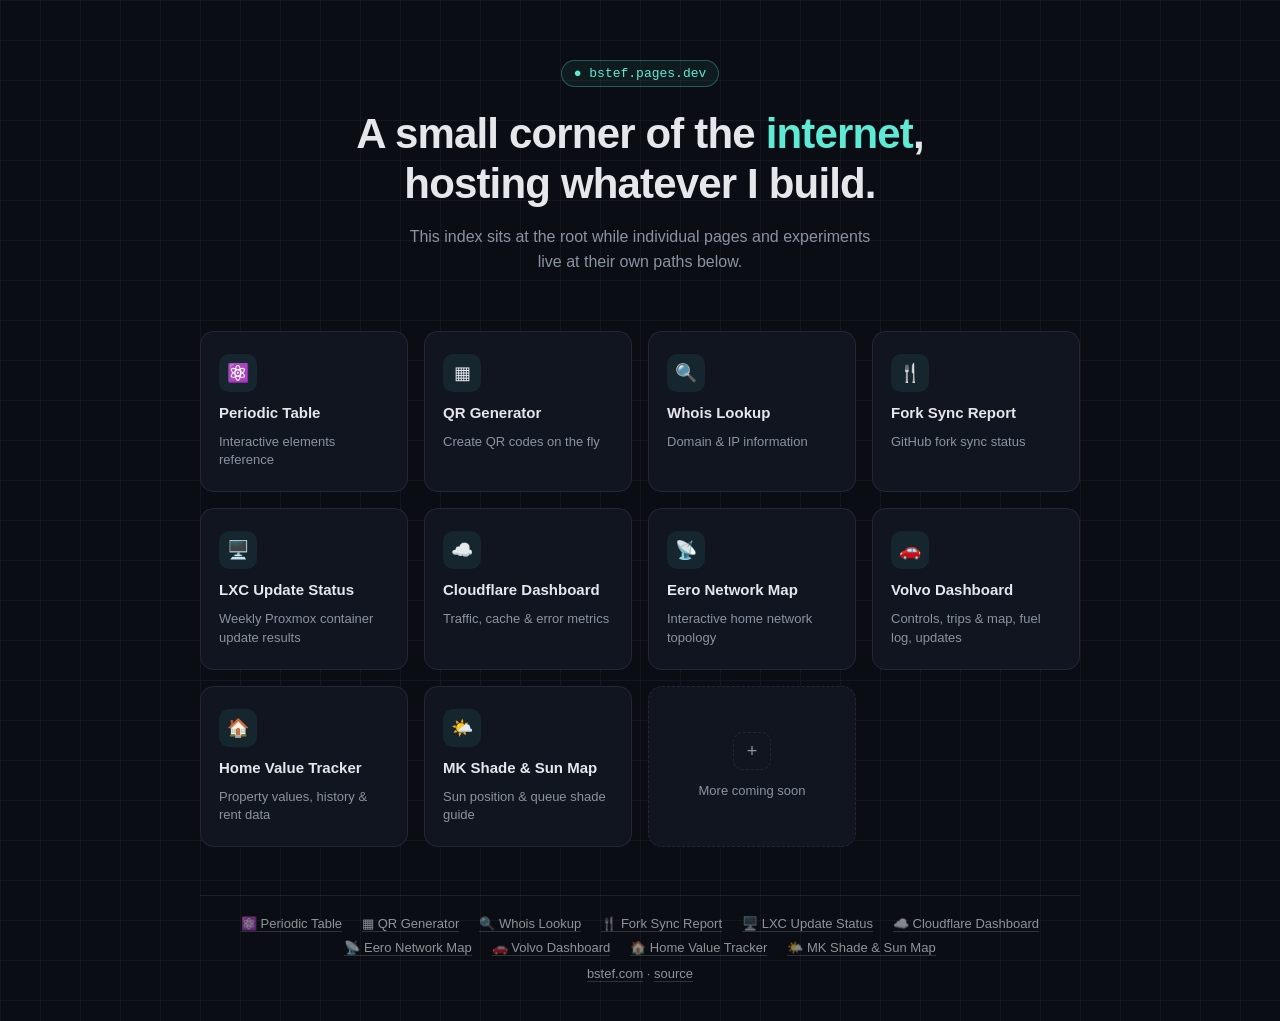
<file: index.html>
<!DOCTYPE html>
<html lang="en">
<head>
<meta charset="UTF-8">
<meta name="viewport" content="width=device-width, initial-scale=1.0">
<link rel="icon" href="data:image/svg+xml,<svg xmlns=%22http://www.w3.org/2000/svg%22 viewBox=%220 0 100 100%22><text y=%22.9em%22 font-size=%2290%22>🏠</text></svg>">
<link rel="stylesheet" href="/site-nav.css">
<title>bstef.pages.dev</title>
<style>
  :root {
    --bg: #0a0e14;
    --grid: rgba(255,255,255,0.04);
    --accent: #5eead4;
    --text: #e5e7eb;
    --muted: #8b93a1;
    --card: #10151f;
    --border: rgba(255,255,255,0.08);
  }
  * { box-sizing: border-box; }
  html, body {
    margin: 0;
    background: var(--bg);
    color: var(--text);
    font-family: -apple-system, BlinkMacSystemFont, "Segoe UI", Helvetica, Arial, sans-serif;
  }
  body {
    background-image:
      linear-gradient(var(--grid) 1px, transparent 1px),
      linear-gradient(90deg, var(--grid) 1px, transparent 1px);
    background-size: 40px 40px;
    min-height: 100vh;
    padding: 60px 24px 40px;
  }
  .wrap {
    max-width: 880px;
    margin: 0 auto;
  }
  header {
    text-align: center;
    margin-bottom: 56px;
  }
  .tag {
    display: inline-block;
    font-family: ui-monospace, SFMono-Regular, Menlo, Consolas, monospace;
    font-size: 13px;
    color: var(--accent);
    border: 1px solid rgba(94,234,212,0.3);
    background: rgba(94,234,212,0.06);
    padding: 5px 12px;
    border-radius: 999px;
    margin-bottom: 22px;
  }
  h1 {
    font-size: 42px;
    line-height: 1.2;
    margin: 0 0 14px;
    font-weight: 700;
    letter-spacing: -0.02em;
  }
  h1 span { color: var(--accent); }
  p.sub {
    color: var(--muted);
    font-size: 16px;
    line-height: 1.6;
    max-width: 480px;
    margin: 0 auto;
  }
  .grid {
    display: grid;
    grid-template-columns: repeat(auto-fill, minmax(180px, 1fr));
    gap: 16px;
  }
  .page-card {
    background: var(--card);
    border: 1px solid var(--border);
    border-radius: 14px;
    padding: 22px 18px;
    text-decoration: none;
    color: var(--text);
    display: flex;
    flex-direction: column;
    gap: 12px;
    transition: border-color 0.15s ease, transform 0.15s ease;
  }
  .page-card:hover {
    border-color: rgba(94,234,212,0.4);
    transform: translateY(-2px);
  }
  .icon {
    width: 38px;
    height: 38px;
    border-radius: 10px;
    background: rgba(94,234,212,0.08);
    display: flex;
    align-items: center;
    justify-content: center;
    font-size: 18px;
  }
  .page-card h3 {
    margin: 0;
    font-size: 15px;
    font-weight: 600;
  }
  .page-card p {
    margin: 0;
    font-size: 13px;
    color: var(--muted);
    line-height: 1.4;
  }
  .page-card.empty {
    border-style: dashed;
    color: var(--muted);
    justify-content: center;
    align-items: center;
    text-align: center;
    min-height: 118px;
  }
  .page-card.empty .icon {
    background: transparent;
    border: 1px dashed var(--border);
    color: var(--muted);
  }
</style>
</head>
<body>
  <div class="wrap">
    <header>
      <span class="tag">● bstef.pages.dev</span>
      <h1>A small corner of the <span>internet</span>,<br>hosting whatever I build.</h1>
      <p class="sub">This index sits at the root while individual pages and experiments live at their own paths below.</p>
    </header>

    <div class="grid" id="app-grid"></div>

    <div id="site-footer"></div>
  </div>
  <script src="/site-nav.js" defer></script>
</body>
</html>
</file>
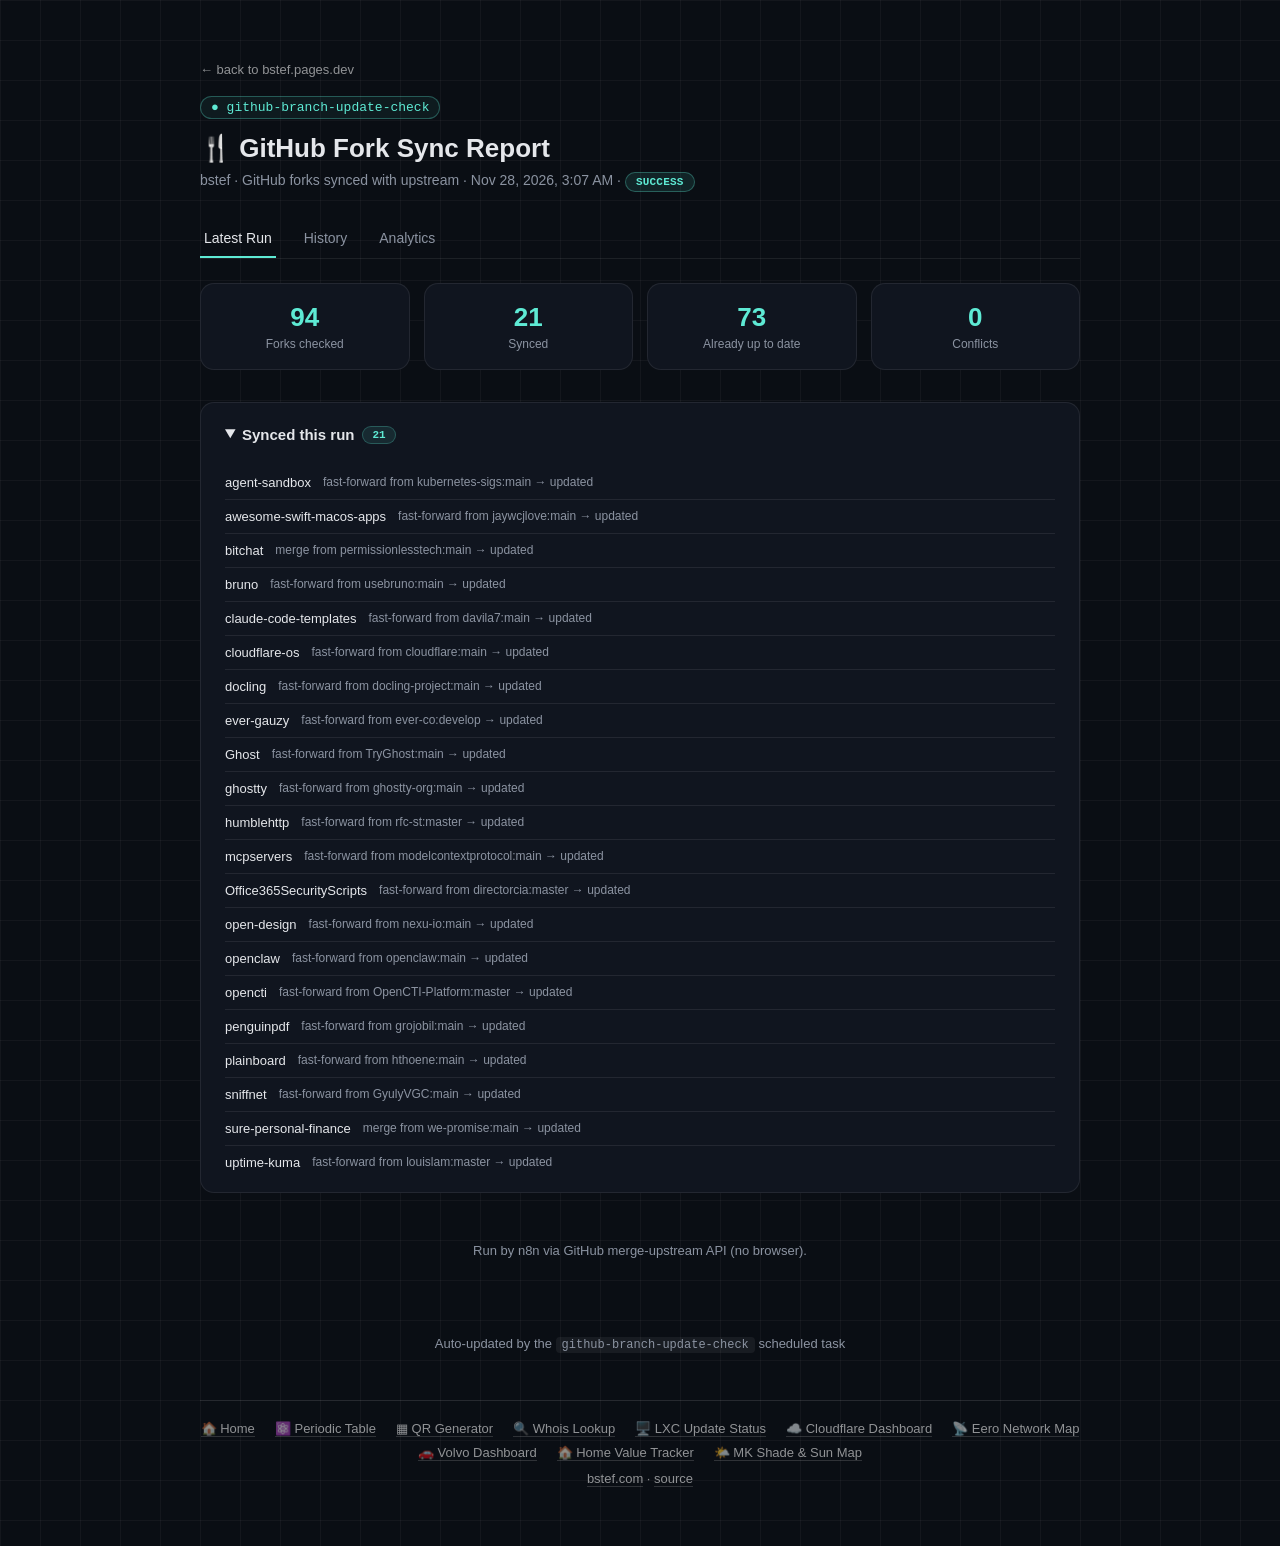
<file: fork-sync.html>
<!DOCTYPE html>
<html lang="en">

<head>
  <meta charset="UTF-8">
  <meta name="viewport" content="width=device-width, initial-scale=1.0">
  <link rel="icon"
    href="data:image/svg+xml,<svg xmlns=%22http://www.w3.org/2000/svg%22 viewBox=%220 0 100 100%22><text y=%22.9em%22 font-size=%2290%22>🍴</text></svg>">
  <link rel="stylesheet" href="/site-nav.css">
  <title>🍴 GitHub Fork Sync Report — bstef.pages.dev</title>
  <style>
    :root {
      --bg: #0a0e14;
      --grid: rgba(255, 255, 255, 0.04);
      --accent: #5eead4;
      --text: #e5e7eb;
      --muted: #8b93a1;
      --card: #10151f;
      --border: rgba(255, 255, 255, 0.08);
      --yellow: #f5c451;
      --red: #f87171;
    }

    * {
      box-sizing: border-box;
    }

    html,
    body {
      margin: 0;
      background: var(--bg);
      color: var(--text);
      font-family: -apple-system, BlinkMacSystemFont, "Segoe UI", Helvetica, Arial, sans-serif;
    }

    body {
      background-image:
        linear-gradient(var(--grid) 1px, transparent 1px),
        linear-gradient(90deg, var(--grid) 1px, transparent 1px);
      background-size: 40px 40px;
      min-height: 100vh;
      padding: 60px 24px;
    }

    .wrap {
      max-width: 880px;
      margin: 0 auto;
    }

    header {
      margin-bottom: 28px;
    }

    .tag {
      display: inline-block;
      font-family: ui-monospace, SFMono-Regular, Menlo, Consolas, monospace;
      font-size: 13px;
      color: var(--accent);
      border: 1px solid rgba(94, 234, 212, 0.3);
      background: rgba(94, 234, 212, 0.06);
      padding: 3px 10px;
      border-radius: 20px;
      margin-bottom: 14px;
    }

    h1 {
      margin: 0 0 8px 0;
      font-size: 26px;
    }

    .sub {
      color: var(--muted);
      font-size: 14px;
    }

    .tabs {
      display: flex;
      gap: 4px;
      margin-bottom: 24px;
      border-bottom: 1px solid var(--border);
    }

    .tab-btn {
      background: none;
      border: none;
      color: var(--muted);
      font-size: 14px;
      font-weight: 500;
      padding: 10px 4px;
      margin-right: 20px;
      cursor: pointer;
      border-bottom: 2px solid transparent;
      font-family: inherit;
    }

    .tab-btn.active {
      color: var(--text);
      border-bottom-color: var(--accent);
    }

    .tab-btn:hover {
      color: var(--accent);
    }

    .tab-panel {
      display: none;
    }

    .tab-panel.active {
      display: block;
    }

    .stats {
      display: grid;
      grid-template-columns: repeat(4, 1fr);
      gap: 14px;
      margin-bottom: 32px;
    }

    .stat {
      background: var(--card);
      border: 1px solid var(--border);
      border-radius: 14px;
      padding: 18px;
      text-align: center;
    }

    .stat .num {
      font-size: 26px;
      font-weight: 600;
      color: var(--accent);
    }

    .stat .label {
      color: var(--muted);
      font-size: 12px;
      margin-top: 4px;
    }

    .section {
      background: var(--card);
      border: 1px solid var(--border);
      border-radius: 14px;
      padding: 22px 24px;
      margin-bottom: 20px;
    }

    .section h2 {
      font-size: 15px;
      margin: 0 0 14px 0;
      display: flex;
      align-items: center;
      gap: 8px;
    }

    .section.disclosure {
      padding: 0 24px;
    }

    .section.disclosure summary {
      cursor: pointer;
      list-style-position: inside;
      padding: 22px 0;
    }

    .section.disclosure summary h2 {
      display: inline-flex;
      margin: 0;
      vertical-align: middle;
    }

    .section.disclosure .repo-list {
      padding-bottom: 13px;
    }

    .badge {
      display: inline-block;
      font-family: ui-monospace, SFMono-Regular, Menlo, Consolas, monospace;
      font-size: 11px;
      font-weight: 600;
      padding: 2px 9px;
      border-radius: 12px;
      background: rgba(94, 234, 212, 0.1);
      color: var(--accent);
      border: 1px solid rgba(94, 234, 212, 0.25);
    }

    .status-pill {
      display: inline-block;
      font-family: ui-monospace, SFMono-Regular, Menlo, Consolas, monospace;
      font-size: 11px;
      font-weight: 600;
      padding: 3px 10px;
      border-radius: 20px;
      text-transform: uppercase;
      letter-spacing: 0.02em;
    }

    .status-success {
      background: rgba(94, 234, 212, 0.1);
      color: var(--accent);
      border: 1px solid rgba(94, 234, 212, 0.3);
    }

    .status-partial {
      background: rgba(245, 196, 81, 0.1);
      color: var(--yellow);
      border: 1px solid rgba(245, 196, 81, 0.3);
    }

    .status-failed {
      background: rgba(248, 113, 113, 0.1);
      color: var(--red);
      border: 1px solid rgba(248, 113, 113, 0.3);
    }

    ul.repo-list {
      list-style: none;
      margin: 0;
      padding: 0;
    }

    ul.repo-list li {
      display: flex;
      justify-content: space-between;
      align-items: flex-start;
      padding: 9px 0;
      border-bottom: 1px solid var(--border);
      font-size: 13px;
    }

    ul.repo-list li:last-child {
      border-bottom: none;
    }

    ul.repo-list a {
      color: var(--text);
      text-decoration: none;
      font-weight: 500;
    }

    ul.repo-list a:hover {
      color: var(--accent);
    }

    .detail {
      color: var(--muted);
      font-size: 12px;
      text-align: left;
      white-space: normal;
      flex: 1;
      min-width: 0;
      padding-left: 12px;
    }

    table.history {
      width: 100%;
      border-collapse: collapse;
      font-size: 13px;
    }

    table.history th {
      text-align: left;
      color: var(--muted);
      font-weight: 500;
      font-size: 11px;
      text-transform: uppercase;
      letter-spacing: 0.03em;
      padding: 0 10px 10px 10px;
      border-bottom: 1px solid var(--border);
    }

    table.history td {
      padding: 12px 10px;
      border-bottom: 1px solid var(--border);
      vertical-align: top;
    }

    table.history tr:last-child td {
      border-bottom: none;
    }

    table.history .num-cell {
      color: var(--accent);
      font-weight: 600;
    }

    table.history .notes-cell {
      color: var(--muted);
      font-size: 12px;
      max-width: 220px;
    }

    .empty-state {
      color: var(--muted);
      font-size: 13px;
      text-align: center;
      padding: 30px 0;
    }

    .analytics-grid {
      display: grid;
      grid-template-columns: repeat(4, 1fr);
      gap: 14px;
      margin-bottom: 20px;
    }

    .analytics-card {
      background: rgba(255, 255, 255, 0.02);
      border: 1px solid var(--border);
      border-radius: 10px;
      padding: 14px;
    }

    .analytics-card .num {
      font-size: 22px;
      font-weight: 600;
      color: var(--accent);
    }

    .analytics-card .label {
      color: var(--muted);
      font-size: 12px;
      margin-top: 4px;
    }

    .chart {
      display: grid;
      gap: 12px;
    }

    .bar-row {
      display: grid;
      grid-template-columns: minmax(120px, 180px) 1fr 34px;
      align-items: center;
      gap: 10px;
      font-size: 12px;
    }

    .bar-label {
      color: var(--muted);
      overflow: hidden;
      text-overflow: ellipsis;
      white-space: nowrap;
    }

    .bar-track {
      height: 10px;
      background: rgba(255, 255, 255, 0.06);
      border-radius: 5px;
      overflow: hidden;
    }

    .bar-fill {
      height: 100%;
      min-width: 3px;
      background: var(--accent);
      border-radius: 5px;
    }

    .bar-fill.partial {
      background: var(--yellow);
    }

    .bar-fill.failed {
      background: var(--red);
    }

    .bar-value {
      color: var(--text);
      font-family: ui-monospace, SFMono-Regular, Menlo, Consolas, monospace;
      text-align: right;
    }

    .chart-note {
      color: var(--muted);
      font-size: 12px;
      margin: -4px 0 16px;
    }

    @media (max-width: 680px) {
      body {
        padding: 32px 14px;
      }

      .stats,
      .analytics-grid {
        grid-template-columns: repeat(2, 1fr);
      }

      .section {
        padding: 18px 16px;
      }

      .tabs {
        overflow-x: auto;
      }

      .tab-btn {
        flex: 0 0 auto;
        margin-right: 10px;
      }

      .bar-row {
        grid-template-columns: minmax(90px, 1fr) 1.4fr 28px;
        gap: 7px;
      }

      table.history {
        min-width: 700px;
      }

      .section:has(table.history) {
        overflow-x: auto;
      }
    }

    footer {
      text-align: center;
      margin-top: 48px;
      font-size: 13px;
      color: var(--muted);
    }

    footer a {
      color: var(--muted);
      text-decoration: none;
      border-bottom: 1px solid rgba(255, 255, 255, 0.15);
    }

    footer a:hover {
      color: var(--accent);
      border-color: var(--accent);
    }

    code {
      font-family: ui-monospace, SFMono-Regular, Menlo, Consolas, monospace;
      background: rgba(255, 255, 255, 0.06);
      padding: 1px 6px;
      border-radius: 4px;
      font-size: 12px;
    }
  </style>
</head>

<body>
  <div class="wrap">
    <div id="site-back"></div>

    <header>
      <div class="tag">&#9679; github-branch-update-check</div>
      <h1>🍴 GitHub Fork Sync Report</h1>
      <div class="sub" id="latest-sub">Loading&hellip;</div>
    </header>

    <div class="tabs">
      <button class="tab-btn active" data-tab="latest">Latest Run</button>
      <button class="tab-btn" data-tab="history">History</button>
      <button class="tab-btn" data-tab="analytics">Analytics</button>
    </div>

    <div class="tab-panel active" id="panel-latest">
      <div class="stats" id="latest-stats"></div>
      <details class="section disclosure" id="latest-conflicts-section" style="display:none;" open>
        <summary>
          <h2>Conflicts requiring manual resolution <span class="badge" id="latest-conflicts-badge">0</span></h2>
        </summary>
        <ul class="repo-list" id="latest-conflicts-list"></ul>
      </details>
      <details class="section disclosure" id="latest-synced-section" style="display:none;" open>
        <summary>
          <h2>Synced this run <span class="badge" id="latest-synced-badge">0</span></h2>
        </summary>
        <ul class="repo-list" id="latest-synced-list"></ul>
      </details>
      <div class="empty-state" id="latest-empty" style="display:none;"></div>
    </div>

    <div class="tab-panel" id="panel-history">
      <div class="section">
        <h2>Run history <span class="badge" id="history-count-badge">0</span></h2>
        <table class="history" id="history-table">
          <thead>
            <tr>
              <th>Date</th>
              <th>Status</th>
              <th>Checked</th>
              <th>Synced</th>
              <th>Up to date</th>
              <th>Conflicts</th>
              <th>Notes</th>
            </tr>
          </thead>
          <tbody id="history-tbody"></tbody>
        </table>
        <div class="empty-state" id="history-empty" style="display:none;">No history recorded yet.</div>
      </div>
    </div>

    <div class="tab-panel" id="panel-analytics">
      <div class="analytics-grid" id="analytics-stats"></div>
      <div class="section">
        <h2>Run outcomes</h2>
        <div class="chart" id="status-chart"></div>
      </div>
      <div class="section">
        <h2>Forks updated per run</h2>
        <div class="chart" id="volume-chart"></div>
      </div>
      <div class="section">
        <h2>Most frequently updated forks</h2>
        <p class="chart-note" id="repo-chart-note"></p>
        <div class="chart" id="repo-chart"></div>
      </div>
    </div>

    <footer>
      Auto-updated by the <code>github-branch-update-check</code> scheduled task
    </footer>

    <div id="site-footer"></div>
  </div>

  <script src="/site-nav.js" defer></script>
  <script>
    function escapeHtml(s) {
      return String(s).replace(/[&<>"']/g, function (c) {
        return ({ '&': '&amp;', '<': '&lt;', '>': '&gt;', '"': '&quot;', "'": '&#39;' })[c];
      });
    }
    function statusPill(status) {
      var cls = status === 'success' ? 'status-success' : status === 'partial' ? 'status-partial' : 'status-failed';
      return '<span class="status-pill ' + cls + '">' + escapeHtml(status || 'unknown') + '</span>';
    }

    function barRow(label, value, max, className) {
      var width = max ? Math.max(3, Math.round((value / max) * 100)) : 3;
      return '<div class="bar-row">' +
        '<span class="bar-label" title="' + escapeHtml(label) + '">' + escapeHtml(label) + '</span>' +
        '<span class="bar-track"><span class="bar-fill ' + (className || '') + '" style="width:' + width + '%"></span></span>' +
        '<span class="bar-value">' + value + '</span>' +
        '</div>';
    }

    function renderAnalytics(history) {
      var statusCounts = { success: 0, partial: 0, failed: 0 };
      var totalSynced = 0;
      var totalChecked = 0;
      var totalConflicts = 0;
      var repoCounts = {};
      var detailedRuns = 0;

      history.forEach(function (run) {
        var status = run.status || 'failed';
        statusCounts[status] = (statusCounts[status] || 0) + 1;
        totalSynced += Number(run.synced) || 0;
        totalChecked += Number(run.forksChecked) || 0;
        totalConflicts += Number(run.conflicts) || 0;
        if (Array.isArray(run.syncedRepos) && run.syncedRepos.length) {
          detailedRuns++;
          run.syncedRepos.forEach(function (repo) {
            repoCounts[repo.name] = (repoCounts[repo.name] || 0) + 1;
          });
        }
      });

      document.getElementById('analytics-stats').innerHTML =
        '<div class="analytics-card"><div class="num">' + history.length + '</div><div class="label">Runs tracked</div></div>' +
        '<div class="analytics-card"><div class="num">' + totalSynced + '</div><div class="label">Fork updates</div></div>' +
        '<div class="analytics-card"><div class="num">' + totalConflicts + '</div><div class="label">Conflicts recorded</div></div>' +
        '<div class="analytics-card"><div class="num">' + (history.length ? Math.round(totalChecked / history.length) : 0) + '</div><div class="label">Avg. forks checked</div></div>';

      var statusMax = Math.max(statusCounts.success, statusCounts.partial, statusCounts.failed, 1);
      document.getElementById('status-chart').innerHTML =
        barRow('Successful', statusCounts.success, statusMax, '') +
        barRow('Partial', statusCounts.partial, statusMax, 'partial') +
        barRow('Failed', statusCounts.failed, statusMax, 'failed');

      var volumeMax = Math.max.apply(null, history.map(function (run) { return Number(run.synced) || 0; }).concat([1]));
      document.getElementById('volume-chart').innerHTML = history.map(function (run) {
        return barRow(run.dateDisplay || run.date || 'Unknown run', Number(run.synced) || 0, volumeMax, run.status === 'partial' ? 'partial' : run.status === 'failed' ? 'failed' : '');
      }).join('');

      var topRepos = Object.keys(repoCounts).sort(function (a, b) {
        return repoCounts[b] - repoCounts[a] || a.localeCompare(b);
      }).slice(0, 8);
      document.getElementById('repo-chart-note').textContent = detailedRuns ?
        'Based on repository-level details from ' + detailedRuns + ' of ' + history.length + ' runs.' :
        'Repository-level details are not available in the recorded runs yet.';
      document.getElementById('repo-chart').innerHTML = topRepos.length ? topRepos.map(function (name) {
        return barRow(name, repoCounts[name], repoCounts[topRepos[0]], '');
      }).join('') : '<div class="empty-state">No repository-level update details recorded yet.</div>';
    }

    fetch('/fork-sync-history.json', { cache: 'no-store' })
      .then(function (r) { return r.ok ? r.json() : []; })
      .catch(function () { return []; })
      .then(function (history) {
        if (!Array.isArray(history)) history = [];
        history = history.slice().sort(function (a, b) { return new Date(b.date) - new Date(a.date); });

        var latest = history[0];
        if (latest) {
          document.getElementById('latest-sub').innerHTML =
            'bstef &middot; GitHub forks synced with upstream &middot; ' + escapeHtml(latest.dateDisplay || latest.date) +
            ' &middot; ' + statusPill(latest.status);

          document.getElementById('latest-stats').innerHTML =
            '<div class="stat"><div class="num">' + (latest.forksChecked != null ? latest.forksChecked : '—') + '</div><div class="label">Forks checked</div></div>' +
            '<div class="stat"><div class="num">' + (latest.synced != null ? latest.synced : '—') + '</div><div class="label">Synced</div></div>' +
            '<div class="stat"><div class="num">' + (latest.upToDate != null ? latest.upToDate : '—') + '</div><div class="label">Already up to date</div></div>' +
            '<div class="stat"><div class="num">' + (latest.conflicts != null ? latest.conflicts : '—') + '</div><div class="label">Conflicts</div></div>';

          var syncedRepos = latest.syncedRepos || [];
          if (syncedRepos.length) {
            document.getElementById('latest-synced-section').style.display = '';
            document.getElementById('latest-synced-badge').textContent = syncedRepos.length;
            document.getElementById('latest-synced-list').innerHTML = syncedRepos.map(function (r) {
              return '<li><a href="https://github.com/bstef/' + encodeURIComponent(r.name) + '" target="_blank">' + escapeHtml(r.name) + '</a>' +
                '<span class="detail">' + escapeHtml(r.detail || '') + '</span></li>';
            }).join('');
          }

          var conflictRepos = latest.conflictRepos || [];
          document.getElementById('latest-conflicts-badge').textContent = conflictRepos.length;
          if (conflictRepos.length) {
            document.getElementById('latest-conflicts-section').style.display = '';
            document.getElementById('latest-conflicts-list').innerHTML = conflictRepos.map(function (r) {
              return '<li><a href="https://github.com/bstef/' + encodeURIComponent(r.name) + '" target="_blank">' + escapeHtml(r.name) + '</a>' +
                '<span class="detail">' + escapeHtml(r.note || r.detail || '') + '</span></li>';
            }).join('');
          }

          if (latest.notes) {
            document.getElementById('latest-empty').style.display = '';
            document.getElementById('latest-empty').textContent = latest.notes;
          }
        } else {
          document.getElementById('latest-sub').textContent = 'No run data found yet.';
          document.getElementById('latest-empty').style.display = '';
          document.getElementById('latest-empty').textContent = 'No run data found yet.';
        }

        document.getElementById('history-count-badge').textContent = history.length;
        if (history.length) {
          document.getElementById('history-tbody').innerHTML = history.map(function (run) {
            return '<tr>' +
              '<td>' + escapeHtml(run.dateDisplay || run.date || '') + '</td>' +
              '<td>' + statusPill(run.status) + '</td>' +
              '<td class="num-cell">' + (run.forksChecked != null ? run.forksChecked : '—') + '</td>' +
              '<td class="num-cell">' + (run.synced != null ? run.synced : '—') + '</td>' +
              '<td class="num-cell">' + (run.upToDate != null ? run.upToDate : '—') + '</td>' +
              '<td class="num-cell">' + (run.conflicts != null ? run.conflicts : '—') + '</td>' +
              '<td class="notes-cell">' + escapeHtml(run.notes || '') + '</td>' +
              '</tr>';
          }).join('');
        } else {
          document.getElementById('history-empty').style.display = '';
        }
        renderAnalytics(history);
      });

    document.querySelectorAll('.tab-btn').forEach(function (btn) {
      btn.addEventListener('click', function () {
        document.querySelectorAll('.tab-btn').forEach(function (b) { b.classList.remove('active'); });
        document.querySelectorAll('.tab-panel').forEach(function (p) { p.classList.remove('active'); });
        btn.classList.add('active');
        document.getElementById('panel-' + btn.dataset.tab).classList.add('active');
      });
    });
  </script>
</body>

</html>
</file>
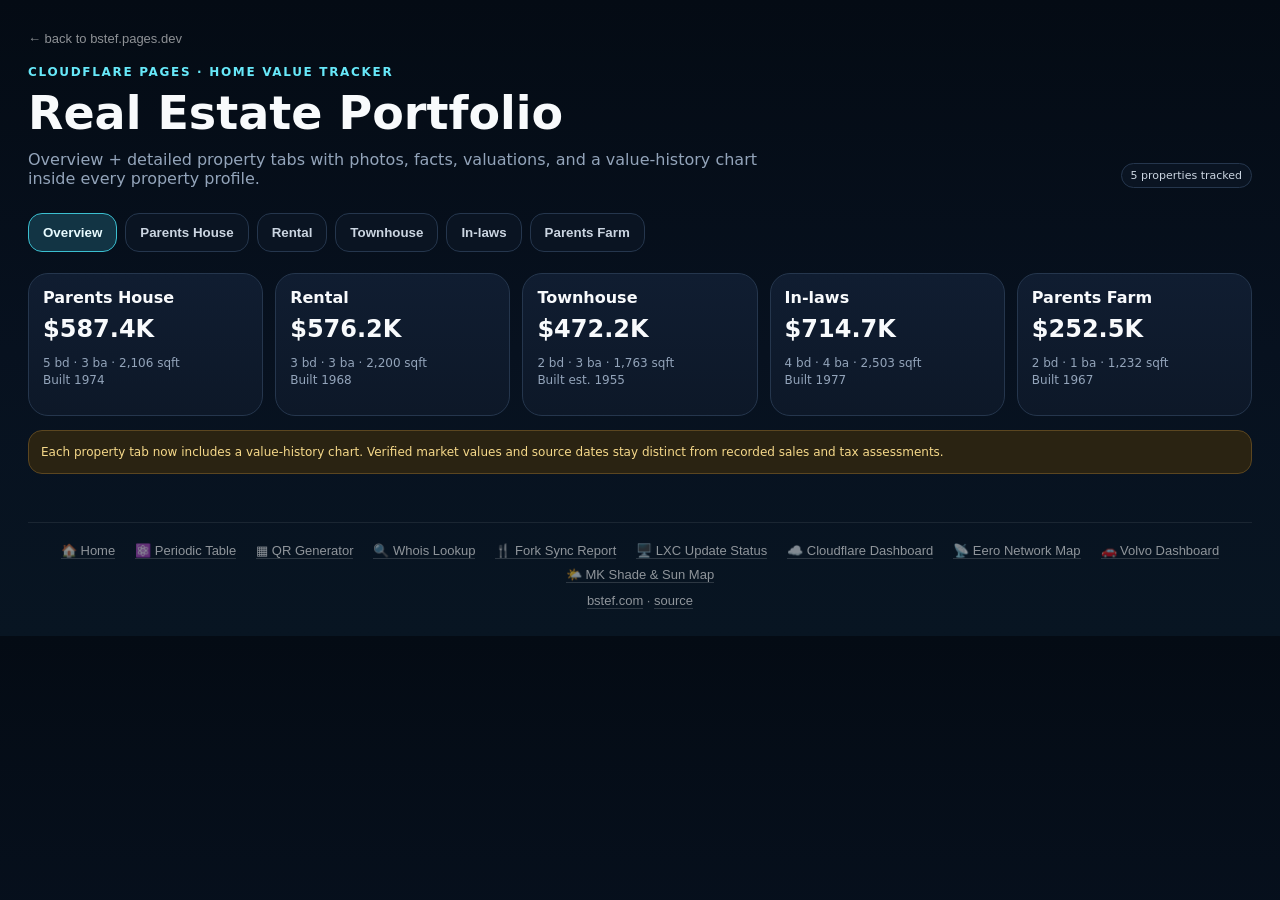
<file: home-value.html>
<!doctype html>
<html lang="en">
<head>
<meta charset="utf-8">
<meta name="viewport" content="width=device-width,initial-scale=1">
<link rel="icon" href="data:image/svg+xml,<svg xmlns=%22http://www.w3.org/2000/svg%22 viewBox=%220 0 100 100%22><text y=%22.9em%22 font-size=%2290%22>🏠</text></svg>">
<link rel="stylesheet" href="/site-nav.css">
<title>Home Value Tracker</title>
<style>
:root{--bg:#07111f;--panel:#0d1828;--panel2:#101d31;--border:#25364d;--text:#f8fafc;--muted:#93a4ba;--cyan:#67e8f9;--green:#6ee7b7;--amber:#fbbf24}
*{box-sizing:border-box}
body{margin:0;background:linear-gradient(180deg,#040b14,#07111f 55%,#081522);color:var(--text);font-family:Inter,system-ui,-apple-system,BlinkMacSystemFont,"Segoe UI",sans-serif}
.app{max-width:1320px;margin:auto;padding:28px}
header{display:flex;justify-content:space-between;align-items:end;gap:20px}
.kicker{color:var(--cyan);font-size:12px;letter-spacing:.14em;font-weight:800;text-transform:uppercase}
h1{font-size:46px;margin:7px 0 10px}
.sub{color:var(--muted);max-width:760px}
.badge{display:inline-block;padding:5px 9px;border:1px solid var(--border);border-radius:999px;font-size:11px;color:#cbd5e1;background:#0a1422}
.tabs{display:flex;gap:8px;overflow:auto;margin:25px 0 18px;padding-bottom:3px}
.tab{white-space:nowrap;background:#0a1422;color:#cbd5e1;border:1px solid var(--border);border-radius:14px;padding:11px 14px;font-weight:700;cursor:pointer}
.tab.active{background:#123444;color:#e8fbff;border-color:#3bbfd0}
.view{display:none}.view.active{display:block}
.grid{display:grid;grid-template-columns:1.35fr .9fr;gap:18px}
.panel{background:linear-gradient(180deg,var(--panel2),var(--panel));border:1px solid var(--border);border-radius:24px;padding:20px}
.hero{padding:0;overflow:hidden}
.photo{height:330px;background:#122034;display:flex;align-items:center;justify-content:center;overflow:hidden;position:relative}
.photo .fallback{font-size:72px}
.source-pill{position:absolute;left:14px;bottom:14px;background:rgba(2,6,23,.82);border:1px solid rgba(255,255,255,.2);padding:7px 10px;border-radius:999px;font-size:11px}
.hero-body{padding:20px}
.hero h2{font-size:30px;margin:0 0 6px}
.address{color:var(--muted);font-size:14px}
.map-link{display:inline-flex;align-items:center;gap:6px;margin-top:10px;color:var(--cyan);font-size:13px;font-weight:800;text-decoration:none;border:1px solid rgba(103,232,249,.3);background:rgba(103,232,249,.07);padding:8px 11px;border-radius:12px}
.map-link:hover{background:rgba(103,232,249,.13);border-color:rgba(103,232,249,.55)}
.value{font-size:38px;font-weight:900;margin-top:18px}
.range{color:var(--muted);font-size:13px;margin-top:4px}
.stats{display:grid;grid-template-columns:repeat(3,1fr);gap:10px;margin-top:16px}
.stat{background:#081321;border:1px solid var(--border);border-radius:16px;padding:14px}
.stat small{color:var(--muted);display:block;text-transform:uppercase;letter-spacing:.08em;font-size:10px}
.stat strong{display:block;font-size:21px;margin-top:5px}
table{width:100%;border-collapse:collapse;margin-top:8px}
td{padding:12px 0;border-bottom:1px solid var(--border);font-size:14px}
td:first-child{color:var(--muted)}
td:last-child{text-align:right;font-weight:700}
.source-grid{display:grid;grid-template-columns:repeat(2,1fr);gap:10px;margin-top:14px}
.source{background:#081321;border:1px solid var(--border);border-radius:16px;padding:13px}
.source small{color:var(--muted)} .source strong{display:block;margin-top:4px;font-size:18px}
.note{margin-top:14px;border:1px solid #5b4620;background:#2a2312;border-radius:14px;padding:12px;color:#f6d98a;font-size:12px;line-height:1.5}
.overview{display:grid;grid-template-columns:repeat(5,1fr);gap:12px}
.ov{background:linear-gradient(180deg,var(--panel2),var(--panel));border:1px solid var(--border);border-radius:20px;padding:14px}
.ov h3{font-size:16px;margin:0 0 8px}.ov .v{font-size:24px;font-weight:900}.ov p{font-size:12px;color:var(--muted);line-height:1.4}
.history{margin-top:18px}
.history h3{margin:0 0 8px;font-size:20px}
.chart{height:280px;border:1px solid var(--border);border-radius:18px;background:linear-gradient(#1b2a3e 1px,transparent 1px) 0 0/100% 25%,linear-gradient(90deg,#132238 1px,transparent 1px) 0 0/12.5% 100%;overflow:hidden;position:relative}
.chart svg{width:100%;height:100%}
.legend{display:flex;gap:12px;flex-wrap:wrap;margin-top:10px;font-size:12px;color:var(--muted)}
@media(max-width:900px){header{display:block}.grid,.overview{grid-template-columns:1fr}.photo{height:260px}.stats{grid-template-columns:repeat(2,1fr)}}
</style>
</head>
<body>
<div class="app">
<div id="site-back"></div>
<header>
 <div><div class="kicker">Cloudflare Pages · Home Value Tracker</div><h1>Real Estate Portfolio</h1><div class="sub">Overview + detailed property tabs with photos, facts, valuations, and a value-history chart inside every property profile.</div></div>
 <span class="badge">5 properties tracked</span>
</header>
<nav class="tabs" aria-label="Property tabs">
 <button class="tab active" data-tab="overview">Overview</button><button class="tab" data-tab="parents">Parents House</button><button class="tab" data-tab="rental">Rental</button><button class="tab" data-tab="townhouse">Townhouse</button><button class="tab" data-tab="inlaws">In-laws</button><button class="tab" data-tab="farm">Parents Farm</button>
</nav>
<section id="overview" class="view active"><div class="overview"><div class="ov"><h3>Parents House</h3><div class="v">$587.4K</div><p>5 bd · 3 ba · 2,106 sqft<br>Built 1974</p></div><div class="ov"><h3>Rental</h3><div class="v">$576.2K</div><p>3 bd · 3 ba · 2,200 sqft<br>Built 1968</p></div><div class="ov"><h3>Townhouse</h3><div class="v">$472.2K</div><p>2 bd · 3 ba · 1,763 sqft<br>Built est. 1955</p></div><div class="ov"><h3>In-laws</h3><div class="v">$714.7K</div><p>4 bd · 4 ba · 2,503 sqft<br>Built 1977</p></div><div class="ov"><h3>Parents Farm</h3><div class="v">$252.5K</div><p>2 bd · 1 ba · 1,232 sqft<br>Built 1967</p></div></div><div class="note">Each property tab now includes a value-history chart. Verified market values and source dates stay distinct from recorded sales and tax assessments.</div></section>
<section id="parents" class="view"><div class="grid"><div class="panel hero"><div class="photo"><div class="fallback">🏠</div><div class="source-pill">Exact-address image fallback · Zillow/Street View</div></div><div class="hero-body"><h2>Parents House</h2><div class="address">507 E Seegers Rd, Arlington Heights, IL 60005</div><a class="map-link" href="https://www.google.com/maps/search/?api=1&query=507+E+Seegers+Rd%2C+Arlington+Heights%2C+IL+60005" target="_blank" rel="noopener noreferrer">📍 Open in Google Maps</a><div class="value">$587,400</div><div class="range">Zillow range $540,000–$634,000 · Rent Zestimate $4,276/mo</div><div class="stats"><div class="stat"><small>Beds</small><strong>5</strong></div><div class="stat"><small>Baths</small><strong>3</strong></div><div class="stat"><small>Living area</small><strong>2,106 sqft</strong></div><div class="stat"><small>Built</small><strong>1974</strong></div><div class="stat"><small>Lot</small><strong>0.28 ac</strong></div><div class="stat"><small>Type</small><strong>Single family</strong></div></div></div></div><div class="panel"><h3>Property facts</h3><table><tr><td>Latest tax</td><td>$8,442</td></tr><tr><td>Parcel</td><td>0815103023</td></tr><tr><td>Last sale</td><td>$240K (1999)</td></tr><tr><td>Zillow</td><td>$587,400</td></tr><tr><td>Redfin</td><td>$564,495</td></tr><tr><td>Realtor</td><td>$584,700</td></tr><tr><td>RentCast</td><td>Pending</td></tr></table></div></div><div class="panel history"><h3>Value history</h3><div class="chart"><svg viewBox="0 0 800 280" preserveAspectRatio="none"><defs><linearGradient id="gp" x1="0" y1="0" x2="0" y2="1"><stop offset="0%" stop-color="#67e8f9" stop-opacity=".45"/><stop offset="100%" stop-color="#67e8f9" stop-opacity=".02"/></linearGradient></defs><path d="M20,235 L130,210 L240,180 L350,150 L460,120 L570,95 L680,80 L780,66 L780,280 L20,280 Z" fill="url(#gp)"/><polyline points="20,235 130,210 240,180 350,150 460,120 570,95 680,80 780,66" fill="none" stroke="#67e8f9" stroke-width="4"/></svg></div><div class="legend"><span>1999 sale $240K</span><span>2020 approx. $445K</span><span>2026 Zestimate $587.4K</span></div></div></section>
<section id="rental" class="view"><div class="grid"><div class="panel hero"><div class="photo"><div class="fallback">🏡</div><div class="source-pill">Exact-address image fallback · Zillow/Street View</div></div><div class="hero-body"><h2>Rental Property</h2><div class="address">1903 E Lillian Ln, Arlington Heights, IL 60004</div><a class="map-link" href="https://www.google.com/maps/search/?api=1&query=1903+E+Lillian+Ln%2C+Arlington+Heights%2C+IL+60004" target="_blank" rel="noopener noreferrer">📍 Open in Google Maps</a><div class="value">$576,200</div><div class="range">Zillow range $536,000–$617,000</div><div class="stats"><div class="stat"><small>Beds</small><strong>3</strong></div><div class="stat"><small>Baths</small><strong>3</strong></div><div class="stat"><small>Living area</small><strong>2,200 sqft</strong></div><div class="stat"><small>Built</small><strong>1968</strong></div><div class="stat"><small>Assessment</small><strong>$378,860</strong></div><div class="stat"><small>Renovation</small><strong>Kitchen</strong></div></div></div></div><div class="panel"><h3>Rental metrics</h3><table><tr><td>Zillow Zestimate</td><td>$576,200</td></tr><tr><td>RentCast estimate</td><td>Pending</td></tr><tr><td>Latest property tax</td><td>$9,815</td></tr><tr><td>Parcel</td><td>0321110003</td></tr></table><div class="note">No guessed rent number. Rent history and actual-vs-market rent can be added once RentCast/API data is wired in.</div></div></div><div class="panel history"><h3>Value history</h3><div class="chart"><svg viewBox="0 0 800 280" preserveAspectRatio="none"><polyline points="20,225 140,205 260,175 380,145 500,112 620,88 700,78 780,68" fill="none" stroke="#6ee7b7" stroke-width="4"/></svg></div><div class="legend"><span>2018 approx. $360K</span><span>2023 approx. $484K</span><span>2026 Zestimate $576.2K</span></div></div></section>
<section id="townhouse" class="view"><div class="grid"><div class="panel hero"><div class="photo"><div class="fallback">🏘️</div><div class="source-pill">Building / exact-address image slot</div></div><div class="hero-body"><h2>My Townhouse</h2><div class="address">181 Long Hill Rd Bldg I #7, Little Falls, NJ 07424</div><a class="map-link" href="https://www.google.com/maps/search/?api=1&query=181+Long+Hill+Road+Bldg+I+%237%2C+Little+Falls%2C+NJ+07424" target="_blank" rel="noopener noreferrer">📍 Open in Google Maps</a><div class="value">$472,200</div><div class="range">Zillow range $439,000–$510,000</div><div class="stats"><div class="stat"><small>Beds</small><strong>2</strong></div><div class="stat"><small>Baths</small><strong>3</strong></div><div class="stat"><small>Living area</small><strong>1,763 sqft</strong></div><div class="stat"><small>Built</small><strong>1955*</strong></div><div class="stat"><small>County</small><strong>Passaic</strong></div><div class="stat"><small>Renovated</small><strong>Kitchen + bath</strong></div></div></div></div><div class="panel"><h3>Property facts</h3><table><tr><td>Zillow Zestimate</td><td>$472,200</td></tr><tr><td>$/sqft</td><td>$268</td></tr><tr><td>Tax rate</td><td>2.28%</td></tr><tr><td>Comparable M-2</td><td>$473K Zestimate</td></tr></table><div class="note">*Zillow flags several facts as estimated for this unit.</div></div></div><div class="panel history"><h3>Value history</h3><div class="chart"><svg viewBox="0 0 800 280" preserveAspectRatio="none"><polyline points="20,220 160,195 300,165 440,138 580,108 700,88 780,80" fill="none" stroke="#c084fc" stroke-width="4"/></svg></div><div class="legend"><span>Historical AVM snapshots to be backfilled</span><span>Current Zestimate $472.2K</span></div></div></section>
<section id="inlaws" class="view"><div class="grid"><div class="panel hero"><div class="photo"><div class="fallback">🏠</div><div class="source-pill">Exact-address image fallback · Zillow/Street View</div></div><div class="hero-body"><h2>In-laws House</h2><div class="address">7 Norman Ln, Succasunna, NJ 07876</div><a class="map-link" href="https://www.google.com/maps/search/?api=1&query=7+Norman+Ln%2C+Succasunna%2C+NJ+07876" target="_blank" rel="noopener noreferrer">📍 Open in Google Maps</a><div class="value">$714,700</div><div class="range">Zillow range $679,000–$758,000</div><div class="stats"><div class="stat"><small>Beds</small><strong>4</strong></div><div class="stat"><small>Baths</small><strong>4</strong></div><div class="stat"><small>Living area</small><strong>2,503 sqft</strong></div><div class="stat"><small>Built</small><strong>1977</strong></div><div class="stat"><small>Assessment</small><strong>$396K</strong></div><div class="stat"><small>Renovated</small><strong>Kitchen + bath</strong></div></div></div></div><div class="panel"><h3>Property facts</h3><table><tr><td>Zillow Zestimate</td><td>$714,700</td></tr><tr><td>Latest tax</td><td>$10,886</td></tr><tr><td>Assessment</td><td>$396,000</td></tr><tr><td>County</td><td>Morris</td></tr></table></div></div><div class="panel history"><h3>Value history</h3><div class="chart"><svg viewBox="0 0 800 280" preserveAspectRatio="none"><polyline points="20,235 140,208 260,180 380,150 500,120 620,95 700,82 780,70" fill="none" stroke="#fbbf24" stroke-width="4"/></svg></div><div class="legend"><span>Tax assessment steady at $396K</span><span>Current Zestimate $714.7K</span></div></div></section>
<section id="farm" class="view"><div class="grid"><div class="panel hero"><div class="photo"><div class="fallback">🌾</div><div class="source-pill">Exact-address image fallback · Zillow/Street View</div></div><div class="hero-body"><h2>Parents Farm / Rural House</h2><div class="address">3780 S 750 E, Knox, IN 46534</div><a class="map-link" href="https://www.google.com/maps/search/?api=1&query=3780+S+750+E%2C+Knox%2C+IN+46534" target="_blank" rel="noopener noreferrer">📍 Open in Google Maps</a><div class="value">$252,500</div><div class="range">Zillow range $210,000–$295,000 · Rent Zestimate $1,447/mo</div><div class="stats"><div class="stat"><small>Beds</small><strong>2</strong></div><div class="stat"><small>Baths</small><strong>1</strong></div><div class="stat"><small>Living area</small><strong>1,232 sqft</strong></div><div class="stat"><small>Built</small><strong>1967</strong></div><div class="stat"><small>Assessment</small><strong>$152.4K</strong></div><div class="stat"><small>County</small><strong>Starke</strong></div></div></div></div><div class="panel"><h3>Farm / rural metrics</h3><table><tr><td>Zillow Zestimate</td><td>$252,500</td></tr><tr><td>Rent Zestimate</td><td>$1,447/mo</td></tr><tr><td>2025 assessment</td><td>$152,400</td></tr><tr><td>Latest tax</td><td>$1,562</td></tr></table></div></div><div class="panel history"><h3>Value history</h3><div class="chart"><svg viewBox="0 0 800 280" preserveAspectRatio="none"><polyline points="20,190 120,170 220,150 320,165 420,145 520,125 620,110 700,100 780,92" fill="none" stroke="#60a5fa" stroke-width="4"/></svg></div><div class="legend"><span>Zillow history available from 2021</span><span>Current Zestimate $252.5K</span><span>~48% above Aug 2021 Zestimate</span></div></div></section>
<div id="site-footer"></div>
</div>
<script>
const tabs=[...document.querySelectorAll('.tab')],views=[...document.querySelectorAll('.view')];
tabs.forEach(btn=>btn.addEventListener('click',()=>{tabs.forEach(b=>b.classList.toggle('active',b===btn));views.forEach(v=>v.classList.toggle('active',v.id===btn.dataset.tab));}));
</script>
<script src="/site-nav.js" defer></script>
</body>
</html>
</file>
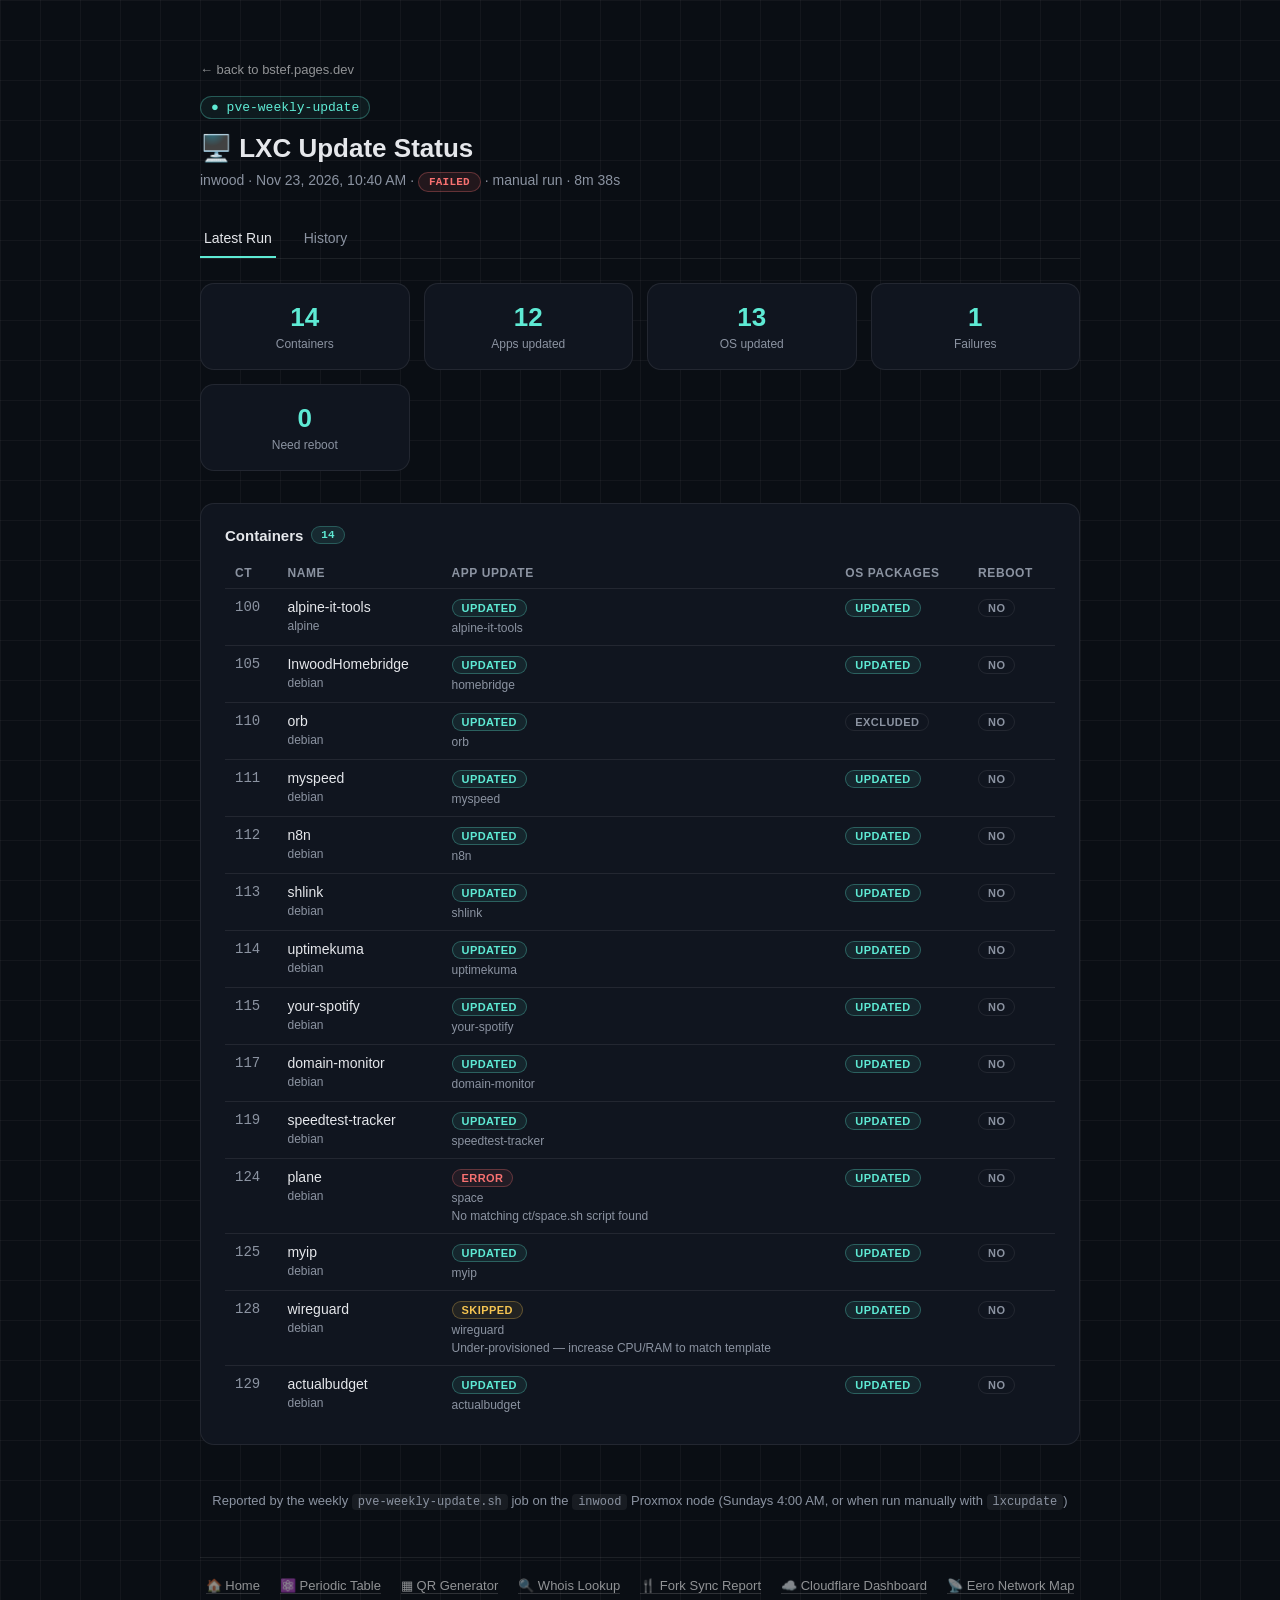
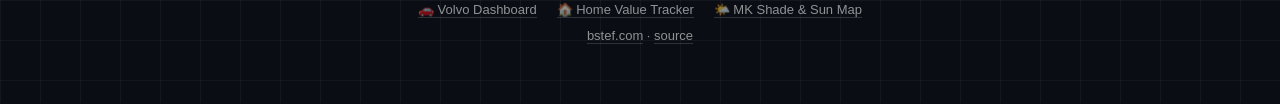
<file: lxc-updates.html>
<!DOCTYPE html>
<html lang="en">

<head>
  <meta charset="UTF-8">
  <meta name="viewport" content="width=device-width, initial-scale=1.0">
  <link rel="icon"
    href="data:image/svg+xml,<svg xmlns=%22http://www.w3.org/2000/svg%22 viewBox=%220 0 100 100%22><text y=%22.9em%22 font-size=%2290%22>🖥️</text></svg>">
  <link rel="stylesheet" href="/site-nav.css">
  <title>🖥️ LXC Update Status — bstef.pages.dev</title>
  <style>
    :root {
      --bg: #0a0e14;
      --grid: rgba(255, 255, 255, 0.04);
      --accent: #5eead4;
      --text: #e5e7eb;
      --muted: #8b93a1;
      --card: #10151f;
      --border: rgba(255, 255, 255, 0.08);
      --yellow: #f5c451;
      --red: #f87171;
    }

    * {
      box-sizing: border-box;
    }

    html,
    body {
      margin: 0;
      background: var(--bg);
      color: var(--text);
      font-family: -apple-system, BlinkMacSystemFont, "Segoe UI", Helvetica, Arial, sans-serif;
    }

    body {
      background-image:
        linear-gradient(var(--grid) 1px, transparent 1px),
        linear-gradient(90deg, var(--grid) 1px, transparent 1px);
      background-size: 40px 40px;
      min-height: 100vh;
      padding: 60px 24px;
    }

    .wrap {
      max-width: 880px;
      margin: 0 auto;
    }

    header {
      margin-bottom: 28px;
    }

    .tag {
      display: inline-block;
      font-family: ui-monospace, SFMono-Regular, Menlo, Consolas, monospace;
      font-size: 13px;
      color: var(--accent);
      border: 1px solid rgba(94, 234, 212, 0.3);
      background: rgba(94, 234, 212, 0.06);
      padding: 3px 10px;
      border-radius: 20px;
      margin-bottom: 14px;
    }

    h1 {
      margin: 0 0 8px 0;
      font-size: 26px;
    }

    .sub {
      color: var(--muted);
      font-size: 14px;
    }

    .tabs {
      display: flex;
      gap: 4px;
      margin-bottom: 24px;
      border-bottom: 1px solid var(--border);
    }

    .tab-btn {
      background: none;
      border: none;
      color: var(--muted);
      font-size: 14px;
      font-weight: 500;
      padding: 10px 4px;
      margin-right: 20px;
      cursor: pointer;
      border-bottom: 2px solid transparent;
      font-family: inherit;
    }

    .tab-btn.active {
      color: var(--text);
      border-bottom-color: var(--accent);
    }

    .tab-btn:hover {
      color: var(--accent);
    }

    .tab-panel {
      display: none;
    }

    .tab-panel.active {
      display: block;
    }

    .stats {
      display: grid;
      grid-template-columns: repeat(4, 1fr);
      gap: 14px;
      margin-bottom: 32px;
    }

    .stat {
      background: var(--card);
      border: 1px solid var(--border);
      border-radius: 14px;
      padding: 18px;
      text-align: center;
    }

    .stat .num {
      font-size: 26px;
      font-weight: 600;
      color: var(--accent);
    }

    .stat .label {
      color: var(--muted);
      font-size: 12px;
      margin-top: 4px;
    }

    .section {
      background: var(--card);
      border: 1px solid var(--border);
      border-radius: 14px;
      padding: 22px 24px;
      margin-bottom: 20px;
    }

    .section h2 {
      font-size: 15px;
      margin: 0 0 14px 0;
      display: flex;
      align-items: center;
      gap: 8px;
    }

    .section.disclosure {
      padding: 0 24px;
    }

    .section.disclosure summary {
      cursor: pointer;
      list-style-position: inside;
      padding: 22px 0;
    }

    .section.disclosure summary h2 {
      display: inline-flex;
      margin: 0;
      vertical-align: middle;
    }

    .section.disclosure .repo-list {
      padding-bottom: 13px;
    }

    .badge {
      display: inline-block;
      font-family: ui-monospace, SFMono-Regular, Menlo, Consolas, monospace;
      font-size: 11px;
      font-weight: 600;
      padding: 2px 9px;
      border-radius: 12px;
      background: rgba(94, 234, 212, 0.1);
      color: var(--accent);
      border: 1px solid rgba(94, 234, 212, 0.25);
    }

    .status-pill {
      display: inline-block;
      font-family: ui-monospace, SFMono-Regular, Menlo, Consolas, monospace;
      font-size: 11px;
      font-weight: 600;
      padding: 3px 10px;
      border-radius: 20px;
      text-transform: uppercase;
      letter-spacing: 0.02em;
    }

    .status-success {
      background: rgba(94, 234, 212, 0.1);
      color: var(--accent);
      border: 1px solid rgba(94, 234, 212, 0.3);
    }

    .status-partial {
      background: rgba(245, 196, 81, 0.1);
      color: var(--yellow);
      border: 1px solid rgba(245, 196, 81, 0.3);
    }

    .status-failed {
      background: rgba(248, 113, 113, 0.1);
      color: var(--red);
      border: 1px solid rgba(248, 113, 113, 0.3);
    }

    ul.repo-list {
      list-style: none;
      margin: 0;
      padding: 0;
    }

    ul.repo-list li {
      display: flex;
      justify-content: space-between;
      align-items: flex-start;
      padding: 9px 0;
      border-bottom: 1px solid var(--border);
      font-size: 13px;
    }

    ul.repo-list li:last-child {
      border-bottom: none;
    }

    ul.repo-list a {
      color: var(--text);
      text-decoration: none;
      font-weight: 500;
    }

    ul.repo-list a:hover {
      color: var(--accent);
    }

    .detail {
      color: var(--muted);
      font-size: 12px;
      text-align: left;
      white-space: normal;
      flex: 1;
      min-width: 0;
      padding-left: 12px;
    }

    table.history {
      width: 100%;
      border-collapse: collapse;
      font-size: 13px;
    }

    table.history th {
      text-align: left;
      color: var(--muted);
      font-weight: 500;
      font-size: 11px;
      text-transform: uppercase;
      letter-spacing: 0.03em;
      padding: 0 10px 10px 10px;
      border-bottom: 1px solid var(--border);
    }

    table.history td {
      padding: 12px 10px;
      border-bottom: 1px solid var(--border);
      vertical-align: top;
    }

    table.history tr:last-child td {
      border-bottom: none;
    }

    table.history .num-cell {
      color: var(--accent);
      font-weight: 600;
    }

    table.history .notes-cell {
      color: var(--muted);
      font-size: 12px;
      max-width: 220px;
    }

    .empty-state {
      color: var(--muted);
      font-size: 13px;
      text-align: center;
      padding: 30px 0;
    }

    .analytics-grid {
      display: grid;
      grid-template-columns: repeat(4, 1fr);
      gap: 14px;
      margin-bottom: 20px;
    }

    .analytics-card {
      background: rgba(255, 255, 255, 0.02);
      border: 1px solid var(--border);
      border-radius: 10px;
      padding: 14px;
    }

    .analytics-card .num {
      font-size: 22px;
      font-weight: 600;
      color: var(--accent);
    }

    .analytics-card .label {
      color: var(--muted);
      font-size: 12px;
      margin-top: 4px;
    }

    .chart {
      display: grid;
      gap: 12px;
    }

    .bar-row {
      display: grid;
      grid-template-columns: minmax(120px, 180px) 1fr 34px;
      align-items: center;
      gap: 10px;
      font-size: 12px;
    }

    .bar-label {
      color: var(--muted);
      overflow: hidden;
      text-overflow: ellipsis;
      white-space: nowrap;
    }

    .bar-track {
      height: 10px;
      background: rgba(255, 255, 255, 0.06);
      border-radius: 5px;
      overflow: hidden;
    }

    .bar-fill {
      height: 100%;
      min-width: 3px;
      background: var(--accent);
      border-radius: 5px;
    }

    .bar-fill.partial {
      background: var(--yellow);
    }

    .bar-fill.failed {
      background: var(--red);
    }

    .bar-value {
      color: var(--text);
      font-family: ui-monospace, SFMono-Regular, Menlo, Consolas, monospace;
      text-align: right;
    }

    .chart-note {
      color: var(--muted);
      font-size: 12px;
      margin: -4px 0 16px;
    }

    @media (max-width: 680px) {
      body {
        padding: 32px 14px;
      }

      .stats,
      .analytics-grid {
        grid-template-columns: repeat(2, 1fr);
      }

      .section {
        padding: 18px 16px;
      }

      .tabs {
        overflow-x: auto;
      }

      .tab-btn {
        flex: 0 0 auto;
        margin-right: 10px;
      }

      .bar-row {
        grid-template-columns: minmax(90px, 1fr) 1.4fr 28px;
        gap: 7px;
      }

      table.history {
        min-width: 700px;
      }

      .section:has(table.history) {
        overflow-x: auto;
      }
    }

    footer {
      text-align: center;
      margin-top: 48px;
      font-size: 13px;
      color: var(--muted);
    }

    footer a {
      color: var(--muted);
      text-decoration: none;
      border-bottom: 1px solid rgba(255, 255, 255, 0.15);
    }

    footer a:hover {
      color: var(--accent);
      border-color: var(--accent);
    }

    code {
      font-family: ui-monospace, SFMono-Regular, Menlo, Consolas, monospace;
      background: rgba(255, 255, 255, 0.06);
      padding: 1px 6px;
      border-radius: 4px;
      font-size: 12px;
    }
  
    /* lxc-updates additions */
    .pill { display:inline-block; font-size:11px; font-weight:700; letter-spacing:.04em; text-transform:uppercase; padding:2px 9px; border-radius:20px; border:1px solid var(--border); white-space:nowrap; }
    .pill.ok { color:var(--accent); background:rgba(94,234,212,.08); border-color:rgba(94,234,212,.3); }
    .pill.warn { color:var(--yellow); background:rgba(245,196,81,.08); border-color:rgba(245,196,81,.3); }
    .pill.bad { color:var(--red); background:rgba(248,113,113,.08); border-color:rgba(248,113,113,.3); }
    .pill.none { color:var(--muted); }
    table.ct { width:100%; border-collapse:collapse; font-size:14px; }
    table.ct th { text-align:left; font-size:12px; text-transform:uppercase; letter-spacing:.05em; color:var(--muted); padding:8px 10px; border-bottom:1px solid var(--border); }
    table.ct td { padding:10px; border-bottom:1px solid var(--border); vertical-align:top; }
    table.ct tr:last-child td { border-bottom:0; }
    table.ct .ctid { font-family:ui-monospace,SFMono-Regular,Menlo,Consolas,monospace; color:var(--muted); }
    table.ct .small { display:block; margin-top:4px; font-size:12px; color:var(--muted); }
    .table-scroll { overflow-x:auto; }
</style>
</head>

<body>
  <div class="wrap">
    <div id="site-back"></div>

    <header>
      <div class="tag">&#9679; pve-weekly-update</div>
      <h1>🖥️ LXC Update Status</h1>
      <div class="sub" id="latest-sub">Loading&hellip;</div>
    </header>

    <div class="tabs">
      <button class="tab-btn active" data-tab="latest">Latest Run</button>
      <button class="tab-btn" data-tab="history">History</button>
    </div>

    <div class="tab-panel active" id="panel-latest">
      <div class="stats" id="latest-stats"></div>
      <div class="section">
        <h2>Containers <span class="badge" id="ct-count-badge">0</span></h2>
        <div class="table-scroll">
          <table class="ct" id="ct-table">
            <thead>
              <tr><th>CT</th><th>Name</th><th>App update</th><th>OS packages</th><th>Reboot</th></tr>
            </thead>
            <tbody id="ct-tbody"></tbody>
          </table>
        </div>
        <div class="empty-state" id="latest-empty" style="display:none;"></div>
      </div>
    </div>

    <div class="tab-panel" id="panel-history">
      <div class="section">
        <h2>Run history <span class="badge" id="history-count-badge">0</span></h2>
        <div class="table-scroll">
          <table class="history" id="history-table">
            <thead>
              <tr><th>Run</th><th>Status</th><th>Trigger</th><th>Containers</th><th>Apps OK / bad</th><th>OS OK / bad</th><th>Reboot</th><th>Duration</th></tr>
            </thead>
            <tbody id="history-tbody"></tbody>
          </table>
        </div>
        <div class="empty-state" id="history-empty" style="display:none;">No history recorded yet.</div>
      </div>
    </div>

    <footer>
      Reported by the weekly <code>pve-weekly-update.sh</code> job on the <code>inwood</code> Proxmox node (Sundays 4:00 AM, or when run manually with <code>lxcupdate</code>)
    </footer>

    <div id="site-footer"></div>
  </div>

  <script src="/site-nav.js" defer></script>
  <script>
    function escapeHtml(s) {
      return String(s == null ? '' : s).replace(/[&<>"']/g, function (c) {
        return ({ '&': '&amp;', '<': '&lt;', '>': '&gt;', '"': '&quot;', "'": '&#39;' })[c];
      });
    }
    function runPill(status) {
      var cls = status === 'success' ? 'status-success' : status === 'warning' ? 'status-partial' : 'status-failed';
      return '<span class="status-pill ' + cls + '">' + escapeHtml(status || 'unknown') + '</span>';
    }
    function pill(cls, text) { return '<span class="pill ' + cls + '">' + escapeHtml(text) + '</span>'; }
    function appCell(app) {
      if (!app) return pill('none', 'n/a');
      var s = app.status, cls = s === 'OK' ? 'ok' : (s === 'SKIPPED' ? 'warn' : 'bad');
      var label = s === 'OK' ? 'updated' : s.toLowerCase();
      var detail = s === 'OK' ? '' : '<span class="small">' + escapeHtml(app.details) + '</span>';
      return pill(cls, label) + (app.service ? '<span class="small">' + escapeHtml(app.service) + '</span>' : '') + detail;
    }
    function osCell(s) {
      if (s === 'ok') return pill('ok', 'updated');
      if (s === 'failed') return pill('bad', 'failed');
      if (s === 'excluded') return pill('none', 'excluded');
      return pill('warn', s || 'unknown');
    }
    function fmtDuration(sec) {
      if (sec == null) return '—';
      var m = Math.floor(sec / 60), s = sec % 60;
      return m ? m + 'm ' + s + 's' : s + 's';
    }
    function num(v) { return v != null ? v : '—'; }

    fetch('/lxc-update-history.json', { cache: 'no-store' })
      .then(function (r) { return r.ok ? r.json() : []; })
      .catch(function () { return []; })
      .then(function (history) {
        if (!Array.isArray(history)) history = [];
        history = history.slice().sort(function (a, b) { return new Date(b.date) - new Date(a.date); });

        var latest = history[0];
        if (latest) {
          document.getElementById('latest-sub').innerHTML =
            'inwood &middot; ' + escapeHtml(latest.dateDisplay || latest.date) + ' &middot; ' +
            runPill(latest.status) + ' &middot; ' + escapeHtml(latest.trigger === 'manual' ? 'manual run' : 'scheduled') +
            ' &middot; ' + fmtDuration(latest.durationSec);

          document.getElementById('latest-stats').innerHTML =
            '<div class="stat"><div class="num">' + num(latest.containers) + '</div><div class="label">Containers</div></div>' +
            '<div class="stat"><div class="num">' + num(latest.appsUpdated) + '</div><div class="label">Apps updated</div></div>' +
            '<div class="stat"><div class="num">' + num(latest.osUpdated) + '</div><div class="label">OS updated</div></div>' +
            '<div class="stat"><div class="num">' + ((latest.appsFailed || 0) + (latest.osFailed || 0)) + '</div><div class="label">Failures</div></div>' +
            '<div class="stat"><div class="num">' + num(latest.rebootNeeded) + '</div><div class="label">Need reboot</div></div>';

          var items = (latest.items || []).slice().sort(function (a, b) { return a.ctid - b.ctid; });
          document.getElementById('ct-count-badge').textContent = items.length;
          if (items.length) {
            document.getElementById('ct-tbody').innerHTML = items.map(function (c) {
              return '<tr>' +
                '<td class="ctid">' + escapeHtml(c.ctid) + '</td>' +
                '<td>' + escapeHtml(c.name) + '<span class="small">' + escapeHtml(c.os) + '</span></td>' +
                '<td>' + appCell(c.app) + '</td>' +
                '<td>' + osCell(c.osUpdate) + '</td>' +
                '<td>' + (c.reboot ? pill('warn', 'needed') : pill('none', 'no')) + '</td>' +
                '</tr>';
            }).join('');
          } else {
            document.getElementById('ct-table').style.display = 'none';
            document.getElementById('latest-empty').style.display = '';
            document.getElementById('latest-empty').textContent = 'No running containers were found in the last run.';
          }
        } else {
          document.getElementById('latest-sub').textContent = 'No run data found yet.';
          document.getElementById('ct-table').style.display = 'none';
          document.getElementById('latest-empty').style.display = '';
          document.getElementById('latest-empty').textContent = 'No run data found yet. The first report appears after the next weekly run (or a manual lxcupdate).';
        }

        document.getElementById('history-count-badge').textContent = history.length;
        if (history.length) {
          document.getElementById('history-tbody').innerHTML = history.map(function (run) {
            return '<tr>' +
              '<td>' + escapeHtml(run.dateDisplay || run.date || '') + '</td>' +
              '<td>' + runPill(run.status) + '</td>' +
              '<td>' + escapeHtml(run.trigger || '') + '</td>' +
              '<td class="num-cell">' + num(run.containers) + '</td>' +
              '<td class="num-cell">' + num(run.appsUpdated) + ' / ' + num(run.appsFailed) + '</td>' +
              '<td class="num-cell">' + num(run.osUpdated) + ' / ' + num(run.osFailed) + '</td>' +
              '<td class="num-cell">' + num(run.rebootNeeded) + '</td>' +
              '<td class="num-cell">' + fmtDuration(run.durationSec) + '</td>' +
              '</tr>';
          }).join('');
        } else {
          document.getElementById('history-empty').style.display = '';
        }
      });

    document.querySelectorAll('.tab-btn').forEach(function (btn) {
      btn.addEventListener('click', function () {
        document.querySelectorAll('.tab-btn').forEach(function (b) { b.classList.remove('active'); });
        document.querySelectorAll('.tab-panel').forEach(function (p) { p.classList.remove('active'); });
        btn.classList.add('active');
        document.getElementById('panel-' + btn.dataset.tab).classList.add('active');
      });
    });
  </script>
</body>

</html>
</file>
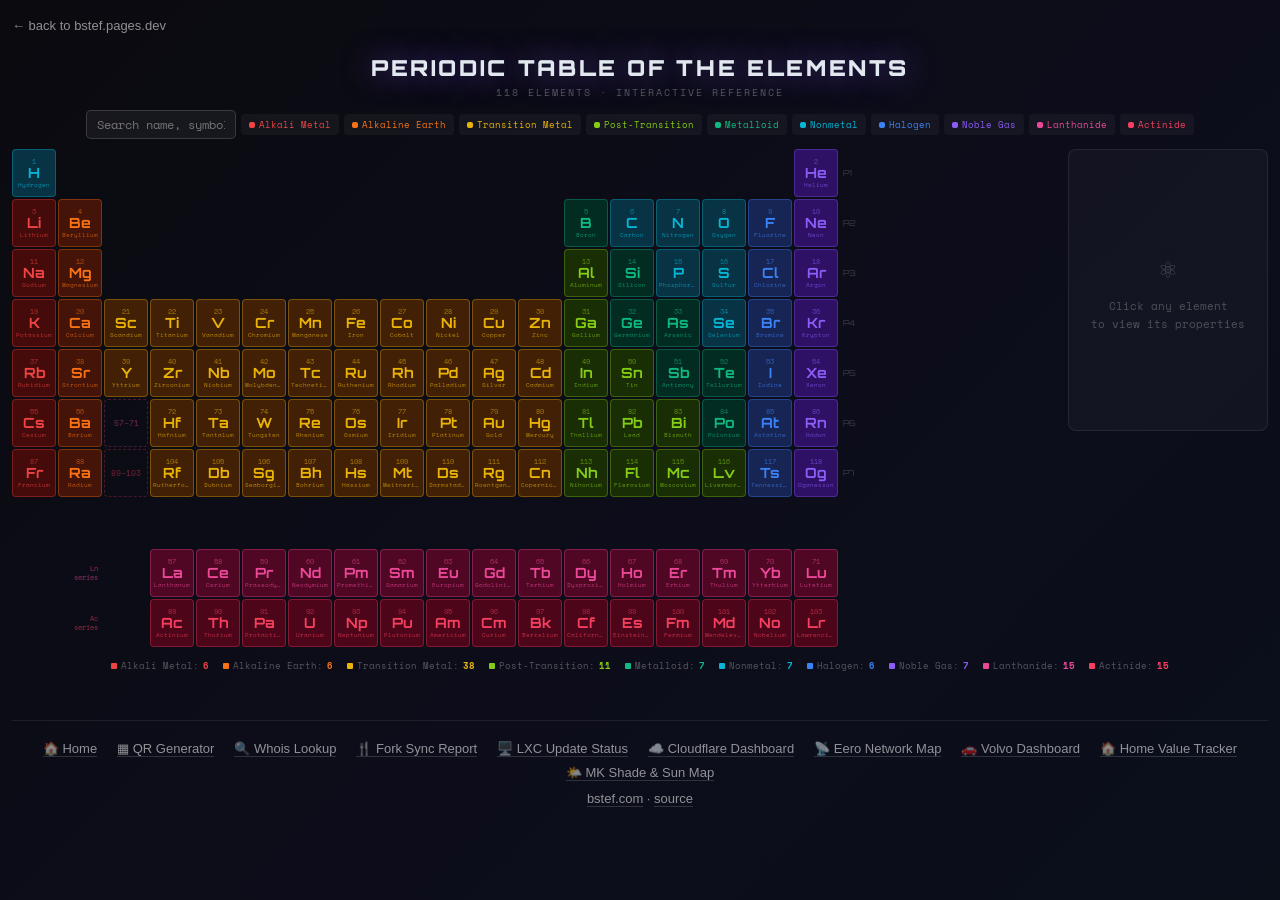
<file: perodic.html>
<!DOCTYPE html>
<html lang="en">
<head>
<meta charset="UTF-8">
<meta name="viewport" content="width=device-width, initial-scale=1.0">
<link rel="icon" href="data:image/svg+xml,<svg xmlns=%22http://www.w3.org/2000/svg%22 viewBox=%220 0 100 100%22><text y=%22.9em%22 font-size=%2290%22>⚛️</text></svg>">
<link rel="stylesheet" href="/site-nav.css">
<title>Periodic Table</title>
<link href="https://fonts.googleapis.com/css2?family=Orbitron:wght@400;700;900&family=Space+Mono:wght@400;700&display=swap" rel="stylesheet">
<style>
* { box-sizing: border-box; margin: 0; padding: 0; }
body {
  background: linear-gradient(135deg, #0a0a0f 0%, #0d0d1a 50%, #0a0f1a 100%);
  min-height: 100vh;
  font-family: 'Space Mono', monospace;
  color: #e2e8f0;
  padding: 12px;
}
h1 {
  font-family: 'Orbitron', monospace;
  font-size: clamp(13px, 2vw, 22px);
  font-weight: 900;
  letter-spacing: 0.12em;
  text-align: center;
  text-shadow: 0 0 30px rgba(139,92,246,0.6);
  margin-bottom: 4px;
}
.subtitle { text-align:center; font-size:10px; color:rgba(255,255,255,0.3); letter-spacing:0.2em; margin-bottom:10px; }
.controls { display:flex; flex-wrap:wrap; gap:5px; justify-content:center; margin-bottom:10px; align-items:center; }
#search { background:rgba(255,255,255,0.05); border:1px solid rgba(255,255,255,0.15); color:#e2e8f0; border-radius:5px; padding:5px 10px; font-family:inherit; font-size:12px; outline:none; width:150px; }
#search:focus { border-color:rgba(255,255,255,0.4); }
.cat-btn { cursor:pointer; border-radius:4px; padding:3px 7px; font-size:9px; font-family:inherit; border:1px solid transparent; background:rgba(255,255,255,0.04); transition:all 0.15s; display:inline-flex; align-items:center; gap:4px; }
.cat-btn.active { border-color:currentColor; }
.dot { width:6px; height:6px; border-radius:2px; display:inline-block; flex-shrink:0; }
.clear-btn { cursor:pointer; font-size:10px; color:#94a3b8; background:rgba(255,255,255,0.04); border:1px solid transparent; border-radius:4px; padding:3px 8px; font-family:inherit; }
.layout { display:flex; gap:10px; align-items:flex-start; }
.grid-wrap { overflow-x:auto; flex:1 1 auto; }
.grid {
  display:grid;
  grid-template-columns: repeat(18, minmax(32px, 44px));
  grid-template-rows: repeat(10, minmax(40px, 48px));
  gap:2px;
  min-width:620px;
}
.cell { cursor:pointer; border-radius:4px; display:flex; flex-direction:column; align-items:center; justify-content:center; padding:2px; border:1px solid transparent; transition:transform 0.12s, box-shadow 0.12s, opacity 0.12s; position:relative; }
.cell:hover { transform:scale(1.15); z-index:10; }
.cell.dimmed { opacity:0.1; }
.cell.selected { box-shadow:0 0 14px currentColor; }
.cell .num { font-size:7px; opacity:0.6; line-height:1; }
.cell .sym { font-family:'Orbitron',monospace; font-size:clamp(10px,1.4vw,14px); font-weight:700; line-height:1.15; }
.cell .nam { font-size:6px; opacity:0.7; line-height:1; white-space:nowrap; overflow:hidden; text-overflow:ellipsis; max-width:100%; }
.placeholder { border-radius:4px; display:flex; align-items:center; justify-content:center; font-size:8px; }
.period-lbl { display:flex; align-items:center; padding-left:3px; font-size:8px; color:rgba(255,255,255,0.2); font-family:'Orbitron',monospace; }
.series-lbl { display:flex; align-items:center; justify-content:flex-end; padding-right:4px; font-size:7px; line-height:1.3; text-align:right; }
.panel { width:200px; min-width:190px; flex-shrink:0; background:rgba(255,255,255,0.03); border:1px solid rgba(255,255,255,0.08); border-radius:8px; overflow:hidden; min-height:280px; }
.panel-bar { height:4px; width:100%; }
.panel-body { padding:12px; }
.panel-sym { font-family:'Orbitron',monospace; font-size:32px; font-weight:900; line-height:1; }
.panel-name { font-size:13px; font-weight:700; color:#e2e8f0; margin-top:3px; }
.panel-z { font-size:10px; color:rgba(255,255,255,0.4); margin-top:1px; }
.panel-tag { margin-top:8px; padding:3px 8px; border-radius:4px; font-size:10px; display:inline-block; }
.panel-grid { display:grid; grid-template-columns:1fr 1fr; gap:6px 8px; margin-top:12px; }
.panel-lbl { font-size:9px; color:rgba(255,255,255,0.3); letter-spacing:0.07em; }
.panel-val { font-size:11px; color:#e2e8f0; margin-top:1px; word-break:break-word; }
.panel-disc { margin-top:12px; padding-top:10px; border-top:1px solid rgba(255,255,255,0.06); }
.panel-empty { display:flex; flex-direction:column; align-items:center; justify-content:center; height:280px; text-align:center; padding:20px; }
.panel-icon { font-size:28px; opacity:0.25; margin-bottom:10px; }
.panel-hint { font-size:11px; color:rgba(255,255,255,0.25); line-height:1.6; }
.hover-tag { margin-top:14px; padding:5px 12px; border-radius:4px; font-size:11px; }
.footer { display:flex; justify-content:center; gap:14px; margin-top:12px; flex-wrap:wrap; }
.footer-item { display:flex; align-items:center; gap:4px; font-size:9px; color:rgba(255,255,255,0.3); }
</style>
</head>
<body>
<div id="site-back"></div>
<h1>PERIODIC TABLE OF THE ELEMENTS</h1>
<div class="subtitle">118 ELEMENTS · INTERACTIVE REFERENCE</div>
<div class="controls">
  <input id="search" type="text" placeholder="Search name, symbol, number…" oninput="applyFilters()">
  <div id="cat-buttons" style="display:flex;flex-wrap:wrap;gap:5px;align-items:center;"></div>
  <button class="clear-btn" id="clear-btn" onclick="clearAll()" style="display:none">✕ Clear</button>
</div>
<div class="layout">
  <div class="grid-wrap"><div class="grid" id="grid"></div></div>
  <div class="panel" id="panel">
    <div class="panel-empty">
      <div class="panel-icon">⚛</div>
      <div class="panel-hint">Click any element<br>to view its properties</div>
      <div id="hover-preview"></div>
    </div>
  </div>
</div>
<div class="footer" id="footer"></div>

<div id="site-footer"></div>

<script src="/site-nav.js" defer></script>
<script>
const CAT={
  "alkali-metal":{label:"Alkali Metal",color:"#ef4444",bg:"#450a0a"},
  "alkaline-earth":{label:"Alkaline Earth",color:"#f97316",bg:"#431407"},
  "transition-metal":{label:"Transition Metal",color:"#eab308",bg:"#422006"},
  "post-transition":{label:"Post-Transition",color:"#84cc16",bg:"#1a2e05"},
  "metalloid":{label:"Metalloid",color:"#10b981",bg:"#022c22"},
  "nonmetal":{label:"Nonmetal",color:"#06b6d4",bg:"#083344"},
  "halogen":{label:"Halogen",color:"#3b82f6",bg:"#172554"},
  "noble-gas":{label:"Noble Gas",color:"#8b5cf6",bg:"#2e1065"},
  "lanthanide":{label:"Lanthanide",color:"#ec4899",bg:"#500724"},
  "actinide":{label:"Actinide",color:"#f43f5e",bg:"#4c0519"}
};
const EL=[
  {n:1,s:"H",name:"Hydrogen",mass:"1.008",cat:"nonmetal",per:1,grp:1,cfg:"1s¹",en:2.20,mp:-259.16,bp:-252.88,dens:0.000089,disc:"Henry Cavendish",yr:1766},
  {n:2,s:"He",name:"Helium",mass:"4.003",cat:"noble-gas",per:1,grp:18,cfg:"1s²",en:null,mp:-272.20,bp:-268.93,dens:0.000166,disc:"Pierre Janssen",yr:1868},
  {n:3,s:"Li",name:"Lithium",mass:"6.941",cat:"alkali-metal",per:2,grp:1,cfg:"[He] 2s¹",en:0.98,mp:180.5,bp:1342,dens:0.534,disc:"Johan Arfwedson",yr:1817},
  {n:4,s:"Be",name:"Beryllium",mass:"9.012",cat:"alkaline-earth",per:2,grp:2,cfg:"[He] 2s²",en:1.57,mp:1287,bp:2470,dens:1.85,disc:"L.N. Vauquelin",yr:1798},
  {n:5,s:"B",name:"Boron",mass:"10.811",cat:"metalloid",per:2,grp:13,cfg:"[He] 2s² 2p¹",en:2.04,mp:2076,bp:3927,dens:2.34,disc:"Gay-Lussac",yr:1808},
  {n:6,s:"C",name:"Carbon",mass:"12.011",cat:"nonmetal",per:2,grp:14,cfg:"[He] 2s² 2p²",en:2.55,mp:3550,bp:4827,dens:2.267,disc:"Ancient",yr:null},
  {n:7,s:"N",name:"Nitrogen",mass:"14.007",cat:"nonmetal",per:2,grp:15,cfg:"[He] 2s² 2p³",en:3.04,mp:-210.01,bp:-195.79,dens:0.00125,disc:"Daniel Rutherford",yr:1772},
  {n:8,s:"O",name:"Oxygen",mass:"15.999",cat:"nonmetal",per:2,grp:16,cfg:"[He] 2s² 2p⁴",en:3.44,mp:-218.79,bp:-182.96,dens:0.00143,disc:"C.W. Scheele",yr:1771},
  {n:9,s:"F",name:"Fluorine",mass:"18.998",cat:"halogen",per:2,grp:17,cfg:"[He] 2s² 2p⁵",en:3.98,mp:-219.67,bp:-188.11,dens:0.0017,disc:"Henri Moissan",yr:1886},
  {n:10,s:"Ne",name:"Neon",mass:"20.180",cat:"noble-gas",per:2,grp:18,cfg:"[He] 2s² 2p⁶",en:null,mp:-248.59,bp:-246.05,dens:0.0009,disc:"William Ramsay",yr:1898},
  {n:11,s:"Na",name:"Sodium",mass:"22.990",cat:"alkali-metal",per:3,grp:1,cfg:"[Ne] 3s¹",en:0.93,mp:97.72,bp:883,dens:0.971,disc:"Humphry Davy",yr:1807},
  {n:12,s:"Mg",name:"Magnesium",mass:"24.305",cat:"alkaline-earth",per:3,grp:2,cfg:"[Ne] 3s²",en:1.31,mp:650,bp:1090,dens:1.738,disc:"Joseph Black",yr:1755},
  {n:13,s:"Al",name:"Aluminum",mass:"26.982",cat:"post-transition",per:3,grp:13,cfg:"[Ne] 3s² 3p¹",en:1.61,mp:660.32,bp:2519,dens:2.698,disc:"H.C. Ørsted",yr:1825},
  {n:14,s:"Si",name:"Silicon",mass:"28.086",cat:"metalloid",per:3,grp:14,cfg:"[Ne] 3s² 3p²",en:1.90,mp:1414,bp:3265,dens:2.33,disc:"J.J. Berzelius",yr:1824},
  {n:15,s:"P",name:"Phosphorus",mass:"30.974",cat:"nonmetal",per:3,grp:15,cfg:"[Ne] 3s² 3p³",en:2.19,mp:44.15,bp:280.5,dens:1.82,disc:"Hennig Brand",yr:1669},
  {n:16,s:"S",name:"Sulfur",mass:"32.065",cat:"nonmetal",per:3,grp:16,cfg:"[Ne] 3s² 3p⁴",en:2.58,mp:115.21,bp:444.61,dens:2.067,disc:"Ancient",yr:null},
  {n:17,s:"Cl",name:"Chlorine",mass:"35.453",cat:"halogen",per:3,grp:17,cfg:"[Ne] 3s² 3p⁵",en:3.16,mp:-101.5,bp:-34.04,dens:0.00321,disc:"C.W. Scheele",yr:1774},
  {n:18,s:"Ar",name:"Argon",mass:"39.948",cat:"noble-gas",per:3,grp:18,cfg:"[Ne] 3s² 3p⁶",en:null,mp:-189.35,bp:-185.85,dens:0.00178,disc:"Lord Rayleigh",yr:1894},
  {n:19,s:"K",name:"Potassium",mass:"39.098",cat:"alkali-metal",per:4,grp:1,cfg:"[Ar] 4s¹",en:0.82,mp:63.38,bp:759,dens:0.862,disc:"Humphry Davy",yr:1807},
  {n:20,s:"Ca",name:"Calcium",mass:"40.078",cat:"alkaline-earth",per:4,grp:2,cfg:"[Ar] 4s²",en:1.00,mp:842,bp:1484,dens:1.54,disc:"Humphry Davy",yr:1808},
  {n:21,s:"Sc",name:"Scandium",mass:"44.956",cat:"transition-metal",per:4,grp:3,cfg:"[Ar] 3d¹ 4s²",en:1.36,mp:1541,bp:2836,dens:2.989,disc:"L.F. Nilson",yr:1879},
  {n:22,s:"Ti",name:"Titanium",mass:"47.867",cat:"transition-metal",per:4,grp:4,cfg:"[Ar] 3d² 4s²",en:1.54,mp:1668,bp:3287,dens:4.507,disc:"William Gregor",yr:1791},
  {n:23,s:"V",name:"Vanadium",mass:"50.942",cat:"transition-metal",per:4,grp:5,cfg:"[Ar] 3d³ 4s²",en:1.63,mp:1910,bp:3407,dens:6.11,disc:"A.M. del Río",yr:1801},
  {n:24,s:"Cr",name:"Chromium",mass:"51.996",cat:"transition-metal",per:4,grp:6,cfg:"[Ar] 3d⁵ 4s¹",en:1.66,mp:1907,bp:2671,dens:7.19,disc:"L.N. Vauquelin",yr:1798},
  {n:25,s:"Mn",name:"Manganese",mass:"54.938",cat:"transition-metal",per:4,grp:7,cfg:"[Ar] 3d⁵ 4s²",en:1.55,mp:1246,bp:2061,dens:7.21,disc:"C.W. Scheele",yr:1774},
  {n:26,s:"Fe",name:"Iron",mass:"55.845",cat:"transition-metal",per:4,grp:8,cfg:"[Ar] 3d⁶ 4s²",en:1.83,mp:1538,bp:2861,dens:7.874,disc:"Ancient",yr:null},
  {n:27,s:"Co",name:"Cobalt",mass:"58.933",cat:"transition-metal",per:4,grp:9,cfg:"[Ar] 3d⁷ 4s²",en:1.88,mp:1495,bp:2927,dens:8.90,disc:"Georg Brandt",yr:1735},
  {n:28,s:"Ni",name:"Nickel",mass:"58.693",cat:"transition-metal",per:4,grp:10,cfg:"[Ar] 3d⁸ 4s²",en:1.91,mp:1455,bp:2913,dens:8.908,disc:"A.F. Cronstedt",yr:1751},
  {n:29,s:"Cu",name:"Copper",mass:"63.546",cat:"transition-metal",per:4,grp:11,cfg:"[Ar] 3d¹⁰ 4s¹",en:1.90,mp:1084.62,bp:2562,dens:8.96,disc:"Ancient",yr:null},
  {n:30,s:"Zn",name:"Zinc",mass:"65.38",cat:"transition-metal",per:4,grp:12,cfg:"[Ar] 3d¹⁰ 4s²",en:1.65,mp:419.53,bp:907,dens:7.134,disc:"Ancient",yr:null},
  {n:31,s:"Ga",name:"Gallium",mass:"69.723",cat:"post-transition",per:4,grp:13,cfg:"[Ar] 3d¹⁰ 4s² 4p¹",en:1.81,mp:29.76,bp:2229,dens:5.907,disc:"Lecoq de Boisbaudran",yr:1875},
  {n:32,s:"Ge",name:"Germanium",mass:"72.630",cat:"metalloid",per:4,grp:14,cfg:"[Ar] 3d¹⁰ 4s² 4p²",en:2.01,mp:938.25,bp:2833,dens:5.323,disc:"Clemens Winkler",yr:1886},
  {n:33,s:"As",name:"Arsenic",mass:"74.922",cat:"metalloid",per:4,grp:15,cfg:"[Ar] 3d¹⁰ 4s² 4p³",en:2.18,mp:817,bp:614,dens:5.727,disc:"Albertus Magnus",yr:1250},
  {n:34,s:"Se",name:"Selenium",mass:"78.971",cat:"nonmetal",per:4,grp:16,cfg:"[Ar] 3d¹⁰ 4s² 4p⁴",en:2.55,mp:220.8,bp:685,dens:4.81,disc:"J.J. Berzelius",yr:1817},
  {n:35,s:"Br",name:"Bromine",mass:"79.904",cat:"halogen",per:4,grp:17,cfg:"[Ar] 3d¹⁰ 4s² 4p⁵",en:2.96,mp:-7.2,bp:58.8,dens:3.103,disc:"A.J. Balard",yr:1825},
  {n:36,s:"Kr",name:"Krypton",mass:"83.798",cat:"noble-gas",per:4,grp:18,cfg:"[Ar] 3d¹⁰ 4s² 4p⁶",en:3.00,mp:-157.36,bp:-153.22,dens:0.00375,disc:"William Ramsay",yr:1898},
  {n:37,s:"Rb",name:"Rubidium",mass:"85.468",cat:"alkali-metal",per:5,grp:1,cfg:"[Kr] 5s¹",en:0.82,mp:39.31,bp:688,dens:1.532,disc:"Robert Bunsen",yr:1861},
  {n:38,s:"Sr",name:"Strontium",mass:"87.62",cat:"alkaline-earth",per:5,grp:2,cfg:"[Kr] 5s²",en:0.95,mp:777,bp:1382,dens:2.64,disc:"W. Cruickshank",yr:1787},
  {n:39,s:"Y",name:"Yttrium",mass:"88.906",cat:"transition-metal",per:5,grp:3,cfg:"[Kr] 4d¹ 5s²",en:1.22,mp:1526,bp:3336,dens:4.472,disc:"Johan Gadolin",yr:1794},
  {n:40,s:"Zr",name:"Zirconium",mass:"91.224",cat:"transition-metal",per:5,grp:4,cfg:"[Kr] 4d² 5s²",en:1.33,mp:1855,bp:4409,dens:6.52,disc:"M.H. Klaproth",yr:1789},
  {n:41,s:"Nb",name:"Niobium",mass:"92.906",cat:"transition-metal",per:5,grp:5,cfg:"[Kr] 4d⁴ 5s¹",en:1.60,mp:2477,bp:4744,dens:8.57,disc:"Charles Hatchett",yr:1801},
  {n:42,s:"Mo",name:"Molybdenum",mass:"95.96",cat:"transition-metal",per:5,grp:6,cfg:"[Kr] 4d⁵ 5s¹",en:2.16,mp:2623,bp:4639,dens:10.28,disc:"C.W. Scheele",yr:1778},
  {n:43,s:"Tc",name:"Technetium",mass:"(98)",cat:"transition-metal",per:5,grp:7,cfg:"[Kr] 4d⁵ 5s²",en:1.90,mp:2157,bp:4265,dens:11.0,disc:"Carlo Perrier",yr:1937},
  {n:44,s:"Ru",name:"Ruthenium",mass:"101.07",cat:"transition-metal",per:5,grp:8,cfg:"[Kr] 4d⁷ 5s¹",en:2.20,mp:2334,bp:4150,dens:12.37,disc:"K.E. Claus",yr:1844},
  {n:45,s:"Rh",name:"Rhodium",mass:"102.906",cat:"transition-metal",per:5,grp:9,cfg:"[Kr] 4d⁸ 5s¹",en:2.28,mp:1964,bp:3695,dens:12.41,disc:"W.H. Wollaston",yr:1804},
  {n:46,s:"Pd",name:"Palladium",mass:"106.42",cat:"transition-metal",per:5,grp:10,cfg:"[Kr] 4d¹⁰",en:2.20,mp:1554.9,bp:2963,dens:12.023,disc:"W.H. Wollaston",yr:1803},
  {n:47,s:"Ag",name:"Silver",mass:"107.868",cat:"transition-metal",per:5,grp:11,cfg:"[Kr] 4d¹⁰ 5s¹",en:1.93,mp:961.78,bp:2162,dens:10.49,disc:"Ancient",yr:null},
  {n:48,s:"Cd",name:"Cadmium",mass:"112.411",cat:"transition-metal",per:5,grp:12,cfg:"[Kr] 4d¹⁰ 5s²",en:1.69,mp:321.07,bp:767,dens:8.65,disc:"K.S.L. Hermann",yr:1817},
  {n:49,s:"In",name:"Indium",mass:"114.818",cat:"post-transition",per:5,grp:13,cfg:"[Kr] 4d¹⁰ 5s² 5p¹",en:1.78,mp:156.60,bp:2072,dens:7.31,disc:"Ferdinand Reich",yr:1863},
  {n:50,s:"Sn",name:"Tin",mass:"118.710",cat:"post-transition",per:5,grp:14,cfg:"[Kr] 4d¹⁰ 5s² 5p²",en:1.96,mp:231.93,bp:2602,dens:7.265,disc:"Ancient",yr:null},
  {n:51,s:"Sb",name:"Antimony",mass:"121.760",cat:"metalloid",per:5,grp:15,cfg:"[Kr] 4d¹⁰ 5s² 5p³",en:2.05,mp:630.63,bp:1587,dens:6.697,disc:"Ancient",yr:null},
  {n:52,s:"Te",name:"Tellurium",mass:"127.60",cat:"metalloid",per:5,grp:16,cfg:"[Kr] 4d¹⁰ 5s² 5p⁴",en:2.10,mp:449.51,bp:988,dens:6.24,disc:"F.J. Müller",yr:1782},
  {n:53,s:"I",name:"Iodine",mass:"126.904",cat:"halogen",per:5,grp:17,cfg:"[Kr] 4d¹⁰ 5s² 5p⁵",en:2.66,mp:113.7,bp:184.3,dens:4.933,disc:"Bernard Courtois",yr:1811},
  {n:54,s:"Xe",name:"Xenon",mass:"131.293",cat:"noble-gas",per:5,grp:18,cfg:"[Kr] 4d¹⁰ 5s² 5p⁶",en:2.60,mp:-111.75,bp:-108.09,dens:0.00589,disc:"William Ramsay",yr:1898},
  {n:55,s:"Cs",name:"Cesium",mass:"132.905",cat:"alkali-metal",per:6,grp:1,cfg:"[Xe] 6s¹",en:0.79,mp:28.44,bp:671,dens:1.873,disc:"Robert Bunsen",yr:1860},
  {n:56,s:"Ba",name:"Barium",mass:"137.327",cat:"alkaline-earth",per:6,grp:2,cfg:"[Xe] 6s²",en:0.89,mp:727,bp:1870,dens:3.594,disc:"C.W. Scheele",yr:1772},
  {n:57,s:"La",name:"Lanthanum",mass:"138.905",cat:"lanthanide",per:6,grp:3,cfg:"[Xe] 5d¹ 6s²",en:1.10,mp:920,bp:3464,dens:6.162,disc:"C.G. Mosander",yr:1839},
  {n:58,s:"Ce",name:"Cerium",mass:"140.116",cat:"lanthanide",per:6,grp:null,cfg:"[Xe] 4f¹ 5d¹ 6s²",en:1.12,mp:798,bp:3360,dens:6.770,disc:"M.H. Klaproth",yr:1803},
  {n:59,s:"Pr",name:"Praseodymium",mass:"140.908",cat:"lanthanide",per:6,grp:null,cfg:"[Xe] 4f³ 6s²",en:1.13,mp:931,bp:3290,dens:6.77,disc:"C.A. von Welsbach",yr:1885},
  {n:60,s:"Nd",name:"Neodymium",mass:"144.242",cat:"lanthanide",per:6,grp:null,cfg:"[Xe] 4f⁴ 6s²",en:1.14,mp:1021,bp:3074,dens:7.01,disc:"C.A. von Welsbach",yr:1885},
  {n:61,s:"Pm",name:"Promethium",mass:"(145)",cat:"lanthanide",per:6,grp:null,cfg:"[Xe] 4f⁵ 6s²",en:1.13,mp:1042,bp:3000,dens:7.26,disc:"Chien Shiung Wu",yr:1945},
  {n:62,s:"Sm",name:"Samarium",mass:"150.36",cat:"lanthanide",per:6,grp:null,cfg:"[Xe] 4f⁶ 6s²",en:1.17,mp:1074,bp:1794,dens:7.52,disc:"Lecoq de Boisbaudran",yr:1879},
  {n:63,s:"Eu",name:"Europium",mass:"151.964",cat:"lanthanide",per:6,grp:null,cfg:"[Xe] 4f⁷ 6s²",en:1.20,mp:822,bp:1596,dens:5.244,disc:"É.A. Demarçay",yr:1901},
  {n:64,s:"Gd",name:"Gadolinium",mass:"157.25",cat:"lanthanide",per:6,grp:null,cfg:"[Xe] 4f⁷ 5d¹ 6s²",en:1.20,mp:1313,bp:3273,dens:7.90,disc:"J.C.G. de Marignac",yr:1880},
  {n:65,s:"Tb",name:"Terbium",mass:"158.925",cat:"lanthanide",per:6,grp:null,cfg:"[Xe] 4f⁹ 6s²",en:1.10,mp:1356,bp:3230,dens:8.23,disc:"C.G. Mosander",yr:1843},
  {n:66,s:"Dy",name:"Dysprosium",mass:"162.500",cat:"lanthanide",per:6,grp:null,cfg:"[Xe] 4f¹⁰ 6s²",en:1.22,mp:1412,bp:2567,dens:8.540,disc:"Lecoq de Boisbaudran",yr:1886},
  {n:67,s:"Ho",name:"Holmium",mass:"164.930",cat:"lanthanide",per:6,grp:null,cfg:"[Xe] 4f¹¹ 6s²",en:1.23,mp:1474,bp:2700,dens:8.79,disc:"Marc Delafontaine",yr:1878},
  {n:68,s:"Er",name:"Erbium",mass:"167.259",cat:"lanthanide",per:6,grp:null,cfg:"[Xe] 4f¹² 6s²",en:1.24,mp:1529,bp:2868,dens:9.066,disc:"C.G. Mosander",yr:1843},
  {n:69,s:"Tm",name:"Thulium",mass:"168.934",cat:"lanthanide",per:6,grp:null,cfg:"[Xe] 4f¹³ 6s²",en:1.25,mp:1545,bp:1950,dens:9.32,disc:"P.T. Cleve",yr:1879},
  {n:70,s:"Yb",name:"Ytterbium",mass:"173.054",cat:"lanthanide",per:6,grp:null,cfg:"[Xe] 4f¹⁴ 6s²",en:1.10,mp:824,bp:1196,dens:6.90,disc:"J.C.G. de Marignac",yr:1878},
  {n:71,s:"Lu",name:"Lutetium",mass:"174.967",cat:"lanthanide",per:6,grp:null,cfg:"[Xe] 4f¹⁴ 5d¹ 6s²",en:1.27,mp:1663,bp:3402,dens:9.841,disc:"Georges Urbain",yr:1907},
  {n:72,s:"Hf",name:"Hafnium",mass:"178.49",cat:"transition-metal",per:6,grp:4,cfg:"[Xe] 4f¹⁴ 5d² 6s²",en:1.30,mp:2233,bp:4603,dens:13.31,disc:"Dirk Coster",yr:1923},
  {n:73,s:"Ta",name:"Tantalum",mass:"180.948",cat:"transition-metal",per:6,grp:5,cfg:"[Xe] 4f¹⁴ 5d³ 6s²",en:1.50,mp:3017,bp:5458,dens:16.69,disc:"A.G. Ekeberg",yr:1802},
  {n:74,s:"W",name:"Tungsten",mass:"183.84",cat:"transition-metal",per:6,grp:6,cfg:"[Xe] 4f¹⁴ 5d⁴ 6s²",en:2.36,mp:3422,bp:5555,dens:19.3,disc:"C.W. Scheele",yr:1781},
  {n:75,s:"Re",name:"Rhenium",mass:"186.207",cat:"transition-metal",per:6,grp:7,cfg:"[Xe] 4f¹⁴ 5d⁵ 6s²",en:1.90,mp:3186,bp:5596,dens:21.02,disc:"Masataka Ogawa",yr:1925},
  {n:76,s:"Os",name:"Osmium",mass:"190.23",cat:"transition-metal",per:6,grp:8,cfg:"[Xe] 4f¹⁴ 5d⁶ 6s²",en:2.20,mp:3033,bp:5012,dens:22.59,disc:"Smithson Tennant",yr:1803},
  {n:77,s:"Ir",name:"Iridium",mass:"192.217",cat:"transition-metal",per:6,grp:9,cfg:"[Xe] 4f¹⁴ 5d⁷ 6s²",en:2.20,mp:2446,bp:4428,dens:22.56,disc:"Smithson Tennant",yr:1803},
  {n:78,s:"Pt",name:"Platinum",mass:"195.084",cat:"transition-metal",per:6,grp:10,cfg:"[Xe] 4f¹⁴ 5d⁹ 6s¹",en:2.28,mp:1768.3,bp:3825,dens:21.45,disc:"Antonio de Ulloa",yr:1735},
  {n:79,s:"Au",name:"Gold",mass:"196.967",cat:"transition-metal",per:6,grp:11,cfg:"[Xe] 4f¹⁴ 5d¹⁰ 6s¹",en:2.54,mp:1064.18,bp:2856,dens:19.3,disc:"Ancient",yr:null},
  {n:80,s:"Hg",name:"Mercury",mass:"200.592",cat:"transition-metal",per:6,grp:12,cfg:"[Xe] 4f¹⁴ 5d¹⁰ 6s²",en:2.00,mp:-38.83,bp:356.73,dens:13.534,disc:"Ancient",yr:null},
  {n:81,s:"Tl",name:"Thallium",mass:"204.383",cat:"post-transition",per:6,grp:13,cfg:"[Xe] 4f¹⁴ 5d¹⁰ 6s² 6p¹",en:1.62,mp:304,bp:1473,dens:11.85,disc:"William Crookes",yr:1861},
  {n:82,s:"Pb",name:"Lead",mass:"207.2",cat:"post-transition",per:6,grp:14,cfg:"[Xe] 4f¹⁴ 5d¹⁰ 6s² 6p²",en:2.33,mp:327.46,bp:1749,dens:11.34,disc:"Ancient",yr:null},
  {n:83,s:"Bi",name:"Bismuth",mass:"208.980",cat:"post-transition",per:6,grp:15,cfg:"[Xe] 4f¹⁴ 5d¹⁰ 6s² 6p³",en:2.02,mp:271.5,bp:1564,dens:9.78,disc:"C.F. Geoffroy",yr:1753},
  {n:84,s:"Po",name:"Polonium",mass:"(209)",cat:"metalloid",per:6,grp:16,cfg:"[Xe] 4f¹⁴ 5d¹⁰ 6s² 6p⁴",en:2.0,mp:254,bp:962,dens:9.196,disc:"Marie Curie",yr:1898},
  {n:85,s:"At",name:"Astatine",mass:"(210)",cat:"halogen",per:6,grp:17,cfg:"[Xe] 4f¹⁴ 5d¹⁰ 6s² 6p⁵",en:2.2,mp:302,bp:337,dens:7.0,disc:"Dale R. Corson",yr:1940},
  {n:86,s:"Rn",name:"Radon",mass:"(222)",cat:"noble-gas",per:6,grp:18,cfg:"[Xe] 4f¹⁴ 5d¹⁰ 6s² 6p⁶",en:2.2,mp:-71,bp:-61.7,dens:0.00973,disc:"F.E. Dorn",yr:1900},
  {n:87,s:"Fr",name:"Francium",mass:"(223)",cat:"alkali-metal",per:7,grp:1,cfg:"[Rn] 7s¹",en:0.7,mp:27,bp:677,dens:1.87,disc:"Marguerite Perey",yr:1939},
  {n:88,s:"Ra",name:"Radium",mass:"(226)",cat:"alkaline-earth",per:7,grp:2,cfg:"[Rn] 7s²",en:0.9,mp:700,bp:1737,dens:5.5,disc:"Marie Curie",yr:1898},
  {n:89,s:"Ac",name:"Actinium",mass:"(227)",cat:"actinide",per:7,grp:3,cfg:"[Rn] 6d¹ 7s²",en:1.1,mp:1050,bp:3200,dens:10.07,disc:"A.L. Debierne",yr:1899},
  {n:90,s:"Th",name:"Thorium",mass:"232.038",cat:"actinide",per:7,grp:null,cfg:"[Rn] 6d² 7s²",en:1.3,mp:1842,bp:4788,dens:11.72,disc:"J.J. Berzelius",yr:1829},
  {n:91,s:"Pa",name:"Protactinium",mass:"231.036",cat:"actinide",per:7,grp:null,cfg:"[Rn] 5f² 6d¹ 7s²",en:1.5,mp:1568,bp:4027,dens:15.37,disc:"Kasimir Fajans",yr:1913},
  {n:92,s:"U",name:"Uranium",mass:"238.029",cat:"actinide",per:7,grp:null,cfg:"[Rn] 5f³ 6d¹ 7s²",en:1.38,mp:1135,bp:4131,dens:18.95,disc:"M.H. Klaproth",yr:1789},
  {n:93,s:"Np",name:"Neptunium",mass:"(237)",cat:"actinide",per:7,grp:null,cfg:"[Rn] 5f⁴ 6d¹ 7s²",en:1.36,mp:644,bp:4000,dens:20.45,disc:"Edwin McMillan",yr:1940},
  {n:94,s:"Pu",name:"Plutonium",mass:"(244)",cat:"actinide",per:7,grp:null,cfg:"[Rn] 5f⁶ 7s²",en:1.28,mp:640,bp:3228,dens:19.816,disc:"Glenn T. Seaborg",yr:1940},
  {n:95,s:"Am",name:"Americium",mass:"(243)",cat:"actinide",per:7,grp:null,cfg:"[Rn] 5f⁷ 7s²",en:1.3,mp:1176,bp:2607,dens:13.67,disc:"Glenn T. Seaborg",yr:1944},
  {n:96,s:"Cm",name:"Curium",mass:"(247)",cat:"actinide",per:7,grp:null,cfg:"[Rn] 5f⁷ 6d¹ 7s²",en:1.3,mp:1345,bp:3110,dens:13.51,disc:"Glenn T. Seaborg",yr:1944},
  {n:97,s:"Bk",name:"Berkelium",mass:"(247)",cat:"actinide",per:7,grp:null,cfg:"[Rn] 5f⁹ 7s²",en:1.3,mp:986,bp:2627,dens:14.78,disc:"Glenn T. Seaborg",yr:1949},
  {n:98,s:"Cf",name:"Californium",mass:"(251)",cat:"actinide",per:7,grp:null,cfg:"[Rn] 5f¹⁰ 7s²",en:1.3,mp:900,bp:1470,dens:15.1,disc:"Glenn T. Seaborg",yr:1950},
  {n:99,s:"Es",name:"Einsteinium",mass:"(252)",cat:"actinide",per:7,grp:null,cfg:"[Rn] 5f¹¹ 7s²",en:1.3,mp:860,bp:996,dens:8.84,disc:"Albert Ghiorso",yr:1952},
  {n:100,s:"Fm",name:"Fermium",mass:"(257)",cat:"actinide",per:7,grp:null,cfg:"[Rn] 5f¹² 7s²",en:1.3,mp:1527,bp:null,dens:null,disc:"Albert Ghiorso",yr:1952},
  {n:101,s:"Md",name:"Mendelevium",mass:"(258)",cat:"actinide",per:7,grp:null,cfg:"[Rn] 5f¹³ 7s²",en:1.3,mp:827,bp:null,dens:null,disc:"Glenn T. Seaborg",yr:1955},
  {n:102,s:"No",name:"Nobelium",mass:"(259)",cat:"actinide",per:7,grp:null,cfg:"[Rn] 5f¹⁴ 7s²",en:1.3,mp:827,bp:null,dens:null,disc:"JINR",yr:1966},
  {n:103,s:"Lr",name:"Lawrencium",mass:"(266)",cat:"actinide",per:7,grp:null,cfg:"[Rn] 5f¹⁴ 7s² 7p¹",en:1.3,mp:1627,bp:null,dens:null,disc:"Albert Ghiorso",yr:1961},
  {n:104,s:"Rf",name:"Rutherfordium",mass:"(267)",cat:"transition-metal",per:7,grp:4,cfg:"[Rn] 5f¹⁴ 6d² 7s²",en:null,mp:2100,bp:5500,dens:23.2,disc:"JINR",yr:1964},
  {n:105,s:"Db",name:"Dubnium",mass:"(268)",cat:"transition-metal",per:7,grp:5,cfg:"[Rn] 5f¹⁴ 6d³ 7s²",en:null,mp:null,bp:null,dens:29.3,disc:"JINR",yr:1968},
  {n:106,s:"Sg",name:"Seaborgium",mass:"(269)",cat:"transition-metal",per:7,grp:6,cfg:"[Rn] 5f¹⁴ 6d⁴ 7s²",en:null,mp:null,bp:null,dens:35.0,disc:"Albert Ghiorso",yr:1974},
  {n:107,s:"Bh",name:"Bohrium",mass:"(270)",cat:"transition-metal",per:7,grp:7,cfg:"[Rn] 5f¹⁴ 6d⁵ 7s²",en:null,mp:null,bp:null,dens:37.1,disc:"GSI",yr:1981},
  {n:108,s:"Hs",name:"Hassium",mass:"(277)",cat:"transition-metal",per:7,grp:8,cfg:"[Rn] 5f¹⁴ 6d⁶ 7s²",en:null,mp:null,bp:null,dens:40.7,disc:"GSI",yr:1984},
  {n:109,s:"Mt",name:"Meitnerium",mass:"(278)",cat:"transition-metal",per:7,grp:9,cfg:"[Rn] 5f¹⁴ 6d⁷ 7s²",en:null,mp:null,bp:null,dens:37.4,disc:"GSI",yr:1982},
  {n:110,s:"Ds",name:"Darmstadtium",mass:"(281)",cat:"transition-metal",per:7,grp:10,cfg:"[Rn] 5f¹⁴ 6d⁸ 7s²",en:null,mp:null,bp:null,dens:34.8,disc:"GSI",yr:1994},
  {n:111,s:"Rg",name:"Roentgenium",mass:"(282)",cat:"transition-metal",per:7,grp:11,cfg:"[Rn] 5f¹⁴ 6d⁹ 7s²",en:null,mp:null,bp:null,dens:28.7,disc:"GSI",yr:1994},
  {n:112,s:"Cn",name:"Copernicium",mass:"(285)",cat:"transition-metal",per:7,grp:12,cfg:"[Rn] 5f¹⁴ 6d¹⁰ 7s²",en:null,mp:null,bp:null,dens:23.7,disc:"GSI",yr:1996},
  {n:113,s:"Nh",name:"Nihonium",mass:"(286)",cat:"post-transition",per:7,grp:13,cfg:"[Rn] 5f¹⁴ 6d¹⁰ 7s² 7p¹",en:null,mp:430,bp:1130,dens:16.0,disc:"RIKEN",yr:2004},
  {n:114,s:"Fl",name:"Flerovium",mass:"(289)",cat:"post-transition",per:7,grp:14,cfg:"[Rn] 5f¹⁴ 6d¹⁰ 7s² 7p²",en:null,mp:null,bp:null,dens:14.0,disc:"JINR",yr:1999},
  {n:115,s:"Mc",name:"Moscovium",mass:"(290)",cat:"post-transition",per:7,grp:15,cfg:"[Rn] 5f¹⁴ 6d¹⁰ 7s² 7p³",en:null,mp:400,bp:1100,dens:13.5,disc:"JINR",yr:2003},
  {n:116,s:"Lv",name:"Livermorium",mass:"(293)",cat:"post-transition",per:7,grp:16,cfg:"[Rn] 5f¹⁴ 6d¹⁰ 7s² 7p⁴",en:null,mp:364,bp:762,dens:12.9,disc:"JINR",yr:2000},
  {n:117,s:"Ts",name:"Tennessine",mass:"(294)",cat:"halogen",per:7,grp:17,cfg:"[Rn] 5f¹⁴ 6d¹⁰ 7s² 7p⁵",en:null,mp:700,bp:883,dens:7.17,disc:"JINR",yr:2010},
  {n:118,s:"Og",name:"Oganesson",mass:"(294)",cat:"noble-gas",per:7,grp:18,cfg:"[Rn] 5f¹⁴ 6d¹⁰ 7s² 7p⁶",en:null,mp:null,bp:null,dens:4.95,disc:"JINR",yr:2002}
];

function getPos(el){
  if(el.cat==="lanthanide"&&el.n>=57&&el.n<=71) return{row:9,col:el.n-57+4};
  if(el.cat==="actinide"&&el.n>=89&&el.n<=103) return{row:10,col:el.n-89+4};
  if(el.grp) return{row:el.per,col:el.grp};
  return null;
}

let activeFilter=null, selectedEl=null;

function buildCatButtons(){
  const wrap=document.getElementById('cat-buttons');
  Object.entries(CAT).forEach(([key,val])=>{
    const btn=document.createElement('button');
    btn.className='cat-btn'; btn.id='cat-'+key; btn.style.color=val.color;
    btn.innerHTML=`<span class="dot" style="background:${val.color}"></span>${val.label}`;
    btn.onclick=()=>{
      activeFilter=activeFilter===key?null:key;
      document.querySelectorAll('.cat-btn').forEach(b=>b.classList.remove('active'));
      if(activeFilter) btn.classList.add('active');
      applyFilters();
    };
    wrap.appendChild(btn);
  });
}

function buildGrid(){
  const grid=document.getElementById('grid');
  for(let p=1;p<=7;p++){
    const lbl=document.createElement('div');
    lbl.className='period-lbl'; lbl.style.gridRow=p; lbl.style.gridColumn=19;
    lbl.textContent='P'+p; grid.appendChild(lbl);
  }
  const ln=document.createElement('div');
  ln.className='series-lbl'; ln.style.gridRow=9; ln.style.gridColumn='1/3';
  ln.style.color=CAT['lanthanide'].color+'99'; ln.innerHTML='Ln<br>series'; grid.appendChild(ln);
  const ac=document.createElement('div');
  ac.className='series-lbl'; ac.style.gridRow=10; ac.style.gridColumn='1/3';
  ac.style.color=CAT['actinide'].color+'99'; ac.innerHTML='Ac<br>series'; grid.appendChild(ac);
  [{row:6,col:3,cat:'lanthanide',txt:'57–71'},{row:7,col:3,cat:'actinide',txt:'89–103'}].forEach(p=>{
    const ph=document.createElement('div'); ph.className='placeholder';
    ph.style.gridRow=p.row; ph.style.gridColumn=p.col;
    ph.style.border=`1px dashed ${CAT[p.cat].color}44`; ph.style.color=CAT[p.cat].color+'77';
    ph.style.fontSize='8px'; ph.textContent=p.txt; grid.appendChild(ph);
  });
  EL.forEach(el=>{
    const pos=getPos(el); if(!pos) return;
    const c=CAT[el.cat];
    const cell=document.createElement('div');
    cell.className='cell'; cell.id='el-'+el.n; cell.dataset.n=el.n;
    cell.style.gridRow=pos.row; cell.style.gridColumn=pos.col;
    cell.style.background=c.bg; cell.style.borderColor=c.color+'55'; cell.style.color=c.color;
    cell.innerHTML=`<span class="num">${el.n}</span><span class="sym">${el.s}</span><span class="nam">${el.name}</span>`;
    cell.onclick=()=>selectElement(el);
    cell.onmouseenter=()=>hoverElement(el);
    cell.onmouseleave=()=>hoverElement(null);
    grid.appendChild(cell);
  });
}

function buildFooter(){
  const footer=document.getElementById('footer');
  Object.entries(CAT).forEach(([key,val])=>{
    const count=EL.filter(e=>e.cat===key).length;
    const item=document.createElement('div'); item.className='footer-item';
    item.innerHTML=`<span class="dot" style="background:${val.color};border-radius:1px"></span>${val.label}: <strong style="color:${val.color}">${count}</strong>`;
    footer.appendChild(item);
  });
}

function applyFilters(){
  const search=document.getElementById('search').value.toLowerCase().trim();
  document.getElementById('clear-btn').style.display=(activeFilter||search)?'block':'none';
  EL.forEach(el=>{
    const cell=document.getElementById('el-'+el.n); if(!cell) return;
    const mc=!activeFilter||el.cat===activeFilter;
    const ms=!search||el.name.toLowerCase().includes(search)||el.s.toLowerCase().includes(search)||String(el.n).includes(search);
    cell.classList.toggle('dimmed',!mc||!ms);
  });
}

function clearAll(){
  activeFilter=null; document.getElementById('search').value='';
  document.querySelectorAll('.cat-btn').forEach(b=>b.classList.remove('active'));
  applyFilters();
}

function selectElement(el){
  if(selectedEl?.n===el.n){
    selectedEl=null;
    document.querySelectorAll('.cell').forEach(c=>c.classList.remove('selected'));
    showEmptyPanel(); return;
  }
  selectedEl=el;
  document.querySelectorAll('.cell').forEach(c=>c.classList.remove('selected'));
  const cell=document.getElementById('el-'+el.n);
  if(cell) cell.classList.add('selected');
  showPanel(el);
}

function hoverElement(el){
  if(selectedEl) return;
  const preview=document.getElementById('hover-preview');
  if(!preview) return;
  if(!el){preview.innerHTML='';return;}
  const c=CAT[el.cat];
  preview.innerHTML=`<div class="hover-tag" style="background:${c.bg};border:1px solid ${c.color}55;color:${c.color}">${el.s} — ${el.name}</div>`;
}

function fmt(val,unit){ return val!=null?val+' '+unit:'—'; }

function row(label,val){ return `<div><div class="panel-lbl">${label.toUpperCase()}</div><div class="panel-val">${val}</div></div>`; }

function showEmptyPanel(){
  document.getElementById('panel').innerHTML=`
    <div class="panel-empty">
      <div class="panel-icon">⚛</div>
      <div class="panel-hint">Click any element<br>to view its properties</div>
      <div id="hover-preview"></div>
    </div>`;
}

function showPanel(el){
  const c=CAT[el.cat];
  document.getElementById('panel').innerHTML=`
    <div class="panel-bar" style="background:${c.color}"></div>
    <div class="panel-body">
      <div style="display:flex;justify-content:space-between;align-items:flex-start">
        <div>
          <div class="panel-sym" style="color:${c.color}">${el.s}</div>
          <div class="panel-name">${el.name}</div>
          <div class="panel-z">Z = ${el.n}</div>
        </div>
        <div style="font-family:'Orbitron',monospace;font-size:16px;font-weight:700;color:${c.color};opacity:0.5">#${el.n}</div>
      </div>
      <div class="panel-tag" style="background:${c.bg};color:${c.color}">${c.label}</div>
      <div class="panel-grid">
        ${row('Atomic Mass',el.mass+' u')}
        ${row('Period',el.per)}
        ${row('Group',el.grp||'—')}
        ${row('Config',el.cfg)}
        ${row('Electronegativity',el.en??'—')}
        ${row('Melting Pt',fmt(el.mp,'°C'))}
        ${row('Boiling Pt',fmt(el.bp,'°C'))}
        ${row('Density',el.dens!=null?el.dens+' g/cm³':'—')}
      </div>
      <div class="panel-disc">
        <div class="panel-lbl">DISCOVERED BY</div>
        <div class="panel-val" style="margin-top:2px">${el.disc}</div>
        <div style="font-size:10px;color:rgba(255,255,255,0.4);margin-top:2px">${el.yr??'Known since antiquity'}</div>
      </div>
    </div>`;
}

buildCatButtons();
buildGrid();
buildFooter();
</script>
</body>
</html>
</file>
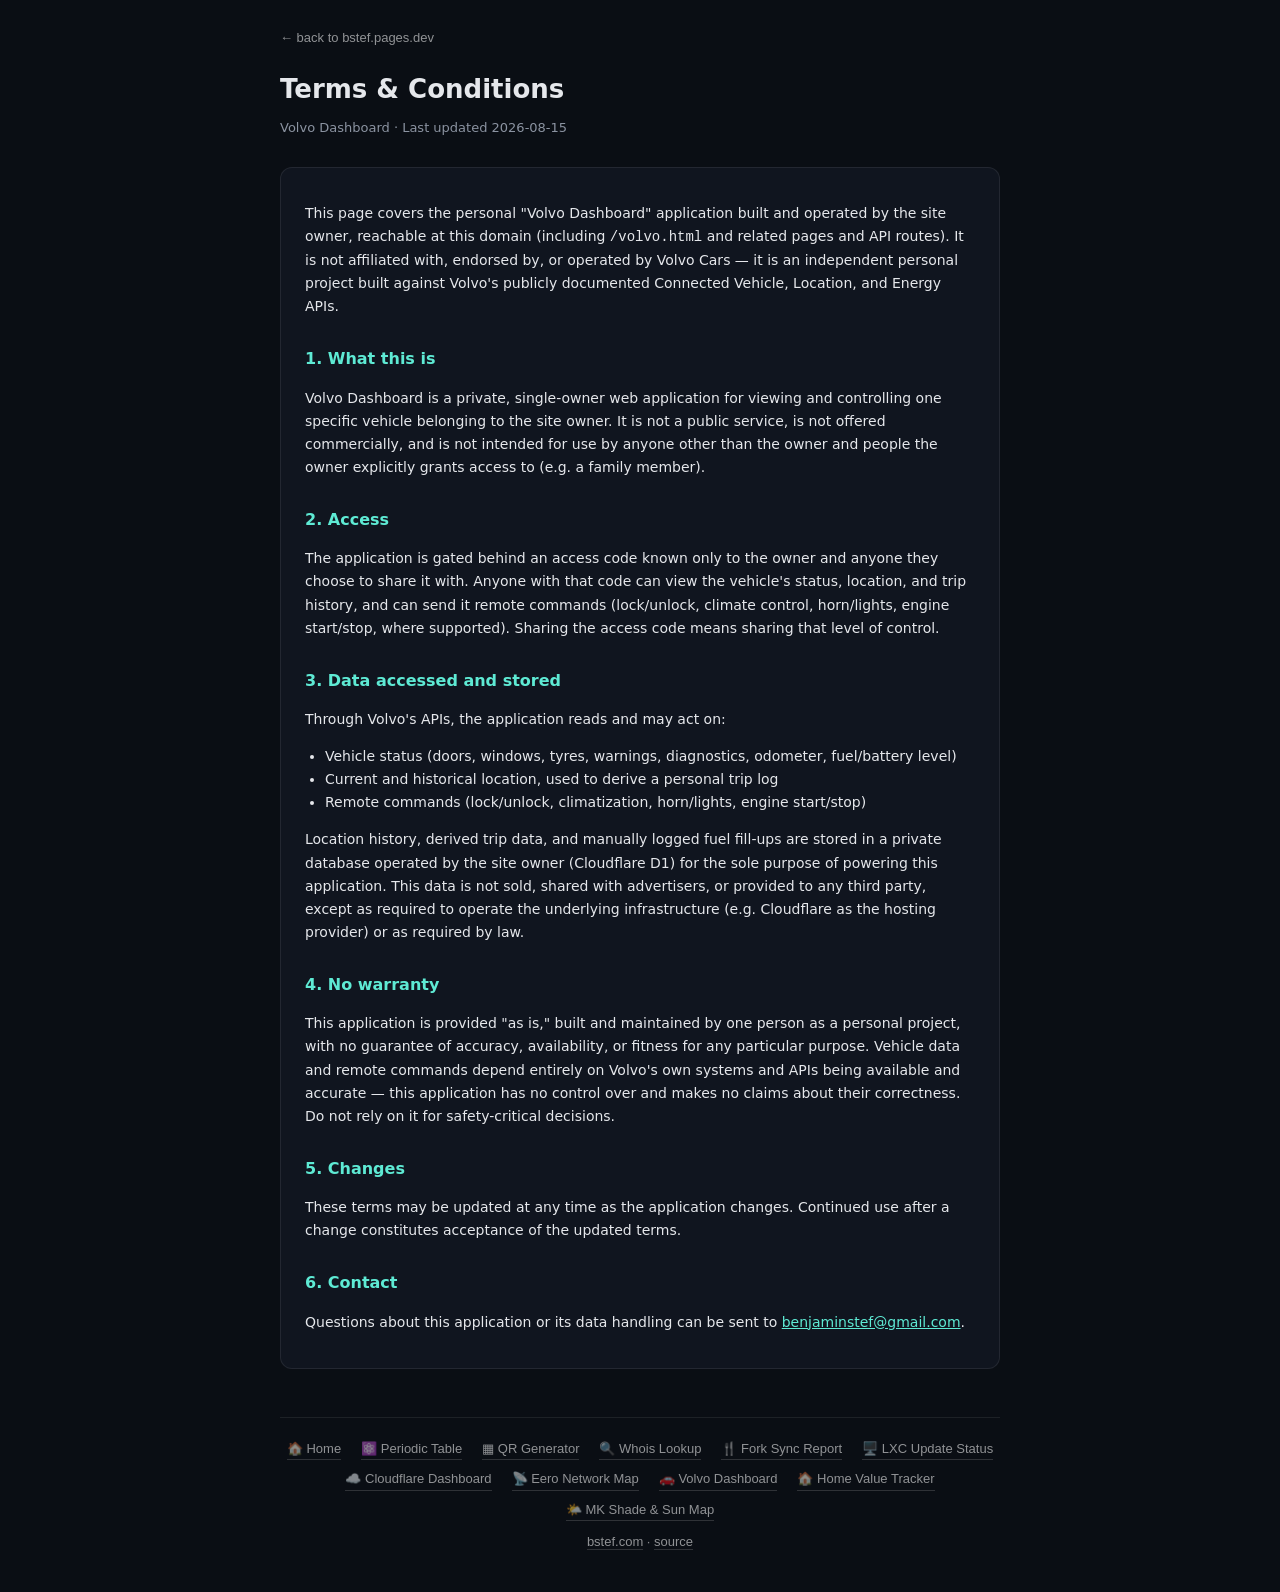
<file: terms.html>
<!doctype html>
<html lang="en">
<head>
<meta charset="utf-8">
<meta name="viewport" content="width=device-width, initial-scale=1">
<link rel="icon" href="data:image/svg+xml,<svg xmlns=%22http://www.w3.org/2000/svg%22 viewBox=%220 0 100 100%22><text y=%22.9em%22 font-size=%2290%22>📄</text></svg>">
<link rel="stylesheet" href="/site-nav.css">
<title>Terms & Conditions — Volvo Dashboard</title>
<style>
  :root {
    color-scheme: dark;
    --bg: #0a0e14;
    --panel: #10151f;
    --line: rgba(255,255,255,0.08);
    --text: #e5e7eb;
    --muted: #8b93a1;
    --accent: #5eead4;
    font-family: Inter, ui-sans-serif, system-ui, -apple-system, "Segoe UI", sans-serif;
  }
  * { box-sizing: border-box; }
  body { margin: 0; min-height: 100vh; background: var(--bg); color: var(--text); }
  .shell { width: min(720px, calc(100vw - 32px)); margin: 0 auto; padding: 24px 0 40px; line-height: 1.65; }
  h1 { font-size: 26px; margin: 0 0 6px; }
  .updated { color: var(--muted); font-size: 13px; margin: 0 0 28px; }
  h2 { font-size: 16px; margin: 28px 0 8px; color: var(--accent); }
  p, li { font-size: 14px; color: var(--text); }
  ul { padding-left: 20px; margin: 8px 0; }
  a { color: var(--accent); }
  .card {
    background: var(--panel);
    border: 1px solid var(--line);
    border-radius: 12px;
    padding: 20px 24px;
  }
</style>
</head>
<body>
  <div class="shell">
    <div id="site-back"></div>
    <h1>Terms &amp; Conditions</h1>
    <p class="updated">Volvo Dashboard · Last updated 2026-08-15</p>

    <div class="card">
      <p>This page covers the personal "Volvo Dashboard" application built and operated by the site owner, reachable at this domain (including <code>/volvo.html</code> and related pages and API routes). It is not affiliated with, endorsed by, or operated by Volvo Cars — it is an independent personal project built against Volvo's publicly documented Connected Vehicle, Location, and Energy APIs.</p>

      <h2>1. What this is</h2>
      <p>Volvo Dashboard is a private, single-owner web application for viewing and controlling one specific vehicle belonging to the site owner. It is not a public service, is not offered commercially, and is not intended for use by anyone other than the owner and people the owner explicitly grants access to (e.g. a family member).</p>

      <h2>2. Access</h2>
      <p>The application is gated behind an access code known only to the owner and anyone they choose to share it with. Anyone with that code can view the vehicle's status, location, and trip history, and can send it remote commands (lock/unlock, climate control, horn/lights, engine start/stop, where supported). Sharing the access code means sharing that level of control.</p>

      <h2>3. Data accessed and stored</h2>
      <p>Through Volvo's APIs, the application reads and may act on:</p>
      <ul>
        <li>Vehicle status (doors, windows, tyres, warnings, diagnostics, odometer, fuel/battery level)</li>
        <li>Current and historical location, used to derive a personal trip log</li>
        <li>Remote commands (lock/unlock, climatization, horn/lights, engine start/stop)</li>
      </ul>
      <p>Location history, derived trip data, and manually logged fuel fill-ups are stored in a private database operated by the site owner (Cloudflare D1) for the sole purpose of powering this application. This data is not sold, shared with advertisers, or provided to any third party, except as required to operate the underlying infrastructure (e.g. Cloudflare as the hosting provider) or as required by law.</p>

      <h2>4. No warranty</h2>
      <p>This application is provided "as is," built and maintained by one person as a personal project, with no guarantee of accuracy, availability, or fitness for any particular purpose. Vehicle data and remote commands depend entirely on Volvo's own systems and APIs being available and accurate — this application has no control over and makes no claims about their correctness. Do not rely on it for safety-critical decisions.</p>

      <h2>5. Changes</h2>
      <p>These terms may be updated at any time as the application changes. Continued use after a change constitutes acceptance of the updated terms.</p>

      <h2>6. Contact</h2>
      <p>Questions about this application or its data handling can be sent to <a href="mailto:benjaminstef@gmail.com">benjaminstef@gmail.com</a>.</p>
    </div>

    <div id="site-footer"></div>
  </div>
  <script src="/site-nav.js" defer></script>
</body>
</html>
</file>
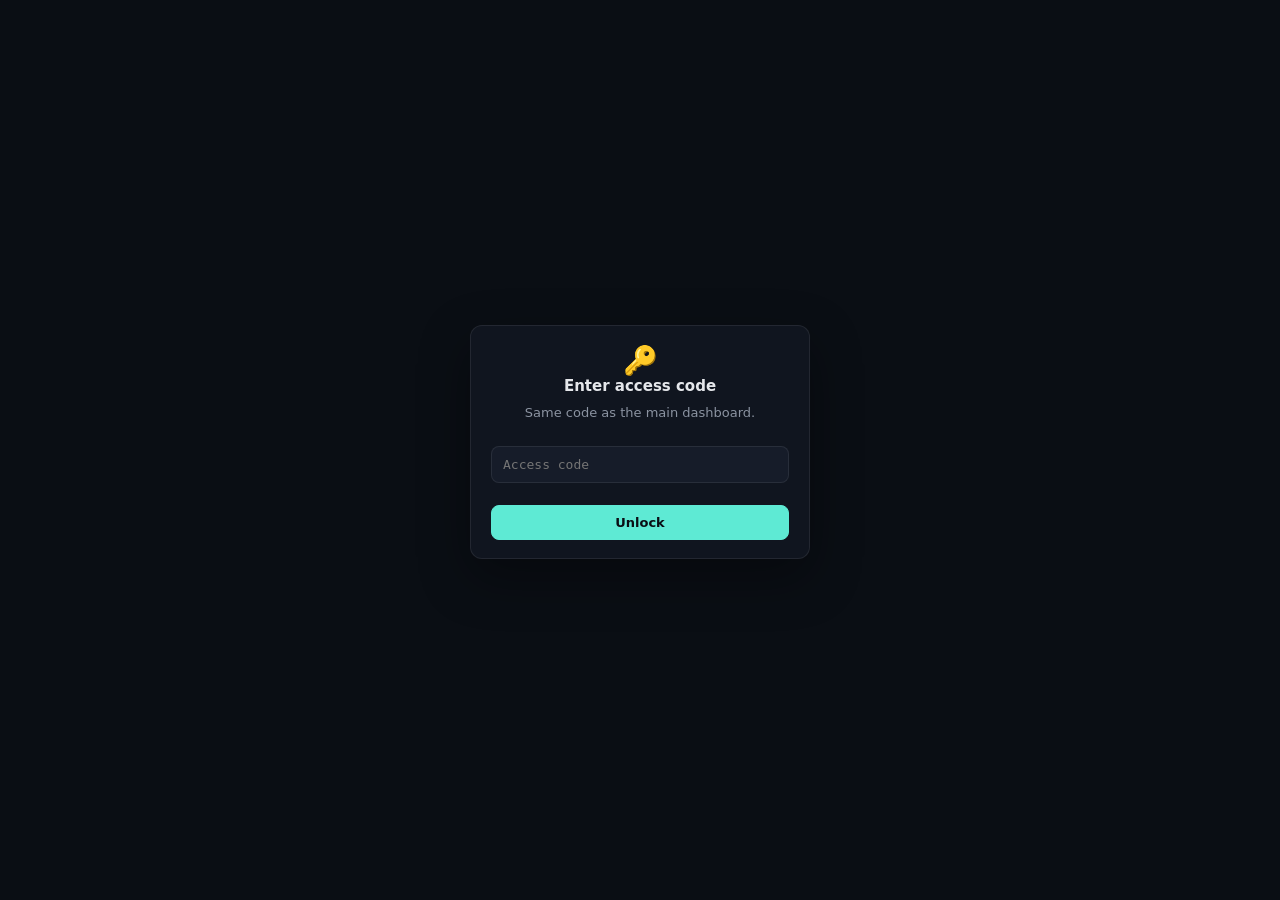
<file: volvo-setup.html>
<!doctype html>
<html lang="en">
<head>
<meta charset="utf-8">
<meta name="viewport" content="width=device-width, initial-scale=1">
<meta name="robots" content="noindex, nofollow">
<link rel="icon" href="data:image/svg+xml,<svg xmlns=%22http://www.w3.org/2000/svg%22 viewBox=%220 0 100 100%22><text y=%22.9em%22 font-size=%2290%22>🔑</text></svg>">
<link rel="stylesheet" href="/site-nav.css">
<title>Volvo OAuth Setup</title>
<style>
  :root {
    color-scheme: dark;
    --bg: #0a0e14;
    --panel: #10151f;
    --panel-2: #161c29;
    --line: rgba(255,255,255,0.08);
    --text: #e5e7eb;
    --muted: #8b93a1;
    --accent: #5eead4;
    --bad: #f87171;
    --bad-bg: rgba(248,113,113,0.12);
    --good: #4ade80;
    --good-bg: rgba(74,222,128,0.12);
    --shadow: 0 18px 50px rgba(0,0,0,0.35);
    font-family: Inter, ui-sans-serif, system-ui, -apple-system, "Segoe UI", sans-serif;
  }
  * { box-sizing: border-box; }
  body { margin: 0; min-height: 100vh; background: var(--bg); color: var(--text); }
  .shell { width: min(720px, calc(100vw - 32px)); margin: 0 auto; padding: 24px 0 40px; }
  h1 { font-size: 24px; margin: 0 0 6px; }
  .sub { color: var(--muted); font-size: 14px; margin: 0 0 24px; line-height: 1.6; }
  .card {
    background: var(--panel);
    border: 1px solid var(--line);
    border-radius: 12px;
    padding: 18px 20px;
    box-shadow: var(--shadow);
    margin-bottom: 16px;
  }
  .card h2 { margin: 0 0 8px; font-size: 15px; }
  .card p { margin: 0 0 10px; color: var(--muted); font-size: 13px; line-height: 1.6; }
  .step-num {
    display: inline-flex; align-items: center; justify-content: center;
    width: 20px; height: 20px; border-radius: 50%;
    background: var(--accent); color: var(--bg); font-size: 12px; font-weight: 700;
    margin-right: 8px;
  }
  input, textarea {
    width: 100%;
    font: inherit;
    font-size: 13px;
    font-family: ui-monospace, SFMono-Regular, Menlo, Consolas, monospace;
    padding: 10px 11px;
    border-radius: 8px;
    border: 1px solid var(--line);
    background: var(--panel-2);
    color: var(--text);
    resize: vertical;
  }
  textarea { min-height: 90px; }
  input:focus, textarea:focus { outline: none; border-color: var(--accent); }
  .row { display: flex; gap: 8px; align-items: flex-start; }
  .row input, .row textarea { flex: 1; }
  button {
    font: inherit;
    cursor: pointer;
    border: 1px solid var(--line);
    background: var(--panel-2);
    color: var(--text);
    border-radius: 8px;
    padding: 9px 14px;
    font-size: 13px;
    white-space: nowrap;
  }
  button:hover { border-color: var(--accent); }
  button.primary {
    background: var(--accent);
    color: var(--bg);
    border-color: var(--accent);
    font-weight: 700;
  }
  button:disabled { opacity: 0.5; cursor: wait; }
  .status { font-size: 13px; margin-top: 10px; }
  .status.error { color: var(--bad); }
  .status.ok { color: var(--good); }
  .hint { font-size: 12px; color: var(--muted); margin-top: 6px; }

  .auth-overlay {
    position: fixed; inset: 0; z-index: 100;
    display: flex; align-items: center; justify-content: center;
    background: var(--bg); padding: 24px;
  }
  .auth-overlay.hidden { display: none; }
  .auth-card { width: min(340px, 100%); text-align: center; }
  .auth-card input { margin: 12px 0; }
</style>
</head>
<body>
  <div class="auth-overlay" id="auth-overlay">
    <form class="card auth-card" id="auth-form">
      <div style="font-size:28px;">🔑</div>
      <h2>Enter access code</h2>
      <p>Same code as the main dashboard.</p>
      <input type="password" id="auth-input" autocomplete="current-password" placeholder="Access code" required>
      <p class="status error" id="auth-error"></p>
      <button type="submit" class="primary" style="width:100%;">Unlock</button>
    </form>
  </div>

  <div class="shell">
    <div id="site-back"></div>
    <h1>🔑 Volvo OAuth Setup</h1>
    <p class="sub">One-time helper to complete Volvo's OAuth authorization-code + PKCE flow and get a <code>refresh_token</code> for the dashboard — without hand-building URLs or copy-pasting a code challenge. Run this once per vehicle/app registration.</p>

    <div class="card">
      <h2><span class="step-num">1</span>Register this exact redirect URI</h2>
      <p>In your Volvo developer app settings, set the redirect/callback URI to this page's own URL — Volvo will send the browser back here with the authorization code.</p>
      <div class="row">
        <input type="text" id="redirect-uri" readonly>
        <button id="copy-redirect">Copy</button>
      </div>
    </div>

    <div class="card">
      <h2><span class="step-num">2</span>Scopes</h2>
      <p>Every scope this dashboard's backend can use, across Connected Vehicle, Energy, and Location — confirmed against a real "Publish application" summary screen. <strong>Your app must actually have each of these checked</strong> in its own Publish/Edit screen on developer.volvocars.com, or Volvo will reject the whole request with <code>invalid_scope</code> — trim this list to match yours if it's narrower.</p>
      <textarea id="scopes">openid conve:battery_charge_level conve:brake_status conve:climatization_start_stop conve:command_accessibility conve:commands conve:connectivity_status conve:diagnostics_engine_status conve:diagnostics_workshop conve:doors_status conve:engine_start_stop conve:engine_status conve:environment conve:fuel_status conve:honk_flash conve:lock conve:lock_status conve:navigation conve:odometer_status conve:trip_statistics conve:tyre_status conve:unlock conve:vehicle_relation conve:warnings conve:windows_status energy:capability:read energy:state:read location:read</textarea>
    </div>

    <div class="card">
      <h2><span class="step-num">3</span>Authorize</h2>
      <p>Requires <code>VOLVO_CLIENT_ID</code> and <code>VOLVO_CLIENT_SECRET</code> already set as Cloudflare Pages secrets. Clicking this takes you to Volvo's login — sign in as the vehicle owner and grant consent, and you'll land back here automatically.</p>
      <button class="primary" id="start-auth">Start authorization →</button>
      <p class="status" id="auth-status"></p>
    </div>

    <div class="card" id="result-card" style="display:none;">
      <h2><span class="step-num">4</span>Done</h2>
      <p id="result-message"></p>
      <div class="row">
        <textarea id="refresh-token-out" readonly></textarea>
        <button id="copy-refresh">Copy</button>
      </div>
      <p class="hint">Paste this into the <code>VOLVO_REFRESH_TOKEN</code> secret on the Pages project (Settings → Environment variables), then redeploy. If it says it saved directly to the database, that step is optional — D1 already has it.</p>
    </div>
  </div>

  <script src="/site-nav.js" defer></script>
  <script>
  (function () {
    "use strict";

    var state = { token: localStorage.getItem("volvo-dashboard-token") || "" };

    function authHeaders(extra) {
      return Object.assign({ authorization: "Bearer " + state.token }, extra || {});
    }

    function lockDashboard(message) {
      state.token = "";
      localStorage.removeItem("volvo-dashboard-token");
      document.getElementById("auth-overlay").classList.remove("hidden");
      document.getElementById("auth-error").textContent = message || "";
    }

    function b64url(bytes) {
      var bin = "";
      for (var i = 0; i < bytes.length; i++) bin += String.fromCharCode(bytes[i]);
      return btoa(bin).replace(/\+/g, "-").replace(/\//g, "_").replace(/=+$/, "");
    }

    function randomString(len) {
      var bytes = new Uint8Array(len);
      crypto.getRandomValues(bytes);
      return b64url(bytes);
    }

    async function sha256(input) {
      var data = new TextEncoder().encode(input);
      var digest = await crypto.subtle.digest("SHA-256", data);
      return b64url(new Uint8Array(digest));
    }

    function redirectUri() {
      return location.origin + location.pathname;
    }

    document.getElementById("redirect-uri").value = redirectUri();
    document.getElementById("copy-redirect").addEventListener("click", function () {
      navigator.clipboard.writeText(redirectUri());
    });
    document.getElementById("copy-refresh").addEventListener("click", function () {
      navigator.clipboard.writeText(document.getElementById("refresh-token-out").value);
    });

    document.getElementById("start-auth").addEventListener("click", async function () {
      var btn = this;
      var statusEl = document.getElementById("auth-status");
      btn.disabled = true;
      statusEl.className = "status";
      statusEl.textContent = "Preparing…";
      try {
        var res = await fetch("/api/volvo/oauth-setup", { headers: authHeaders() });
        if (res.status === 401) { lockDashboard("Access code incorrect or expired."); return; }
        var info = await res.json();
        if (!res.ok || info.error) throw new Error(info.error || "Couldn't load client info.");

        var verifier = randomString(64);
        var challenge = await sha256(verifier);
        var authState = randomString(16);
        sessionStorage.setItem("volvo-oauth-verifier", verifier);
        sessionStorage.setItem("volvo-oauth-state", authState);

        var url = new URL(info.authorizeUrl);
        url.searchParams.set("response_type", "code");
        url.searchParams.set("client_id", info.clientId);
        url.searchParams.set("redirect_uri", redirectUri());
        url.searchParams.set("scope", document.getElementById("scopes").value.trim());
        url.searchParams.set("code_challenge", challenge);
        url.searchParams.set("code_challenge_method", "S256");
        url.searchParams.set("state", authState);

        window.location.href = url.toString();
      } catch (err) {
        statusEl.className = "status error";
        statusEl.textContent = err.message;
        btn.disabled = false;
      }
    });

    async function handleRedirectBack() {
      var params = new URLSearchParams(location.search);
      var code = params.get("code");
      var returnedState = params.get("state");
      var errorParam = params.get("error");
      if (!code && !errorParam) return;

      history.replaceState({}, "", redirectUri());
      var statusEl = document.getElementById("auth-status");

      if (errorParam) {
        statusEl.className = "status error";
        statusEl.textContent = "Volvo returned an error: " + errorParam + (params.get("error_description") ? " — " + params.get("error_description") : "");
        return;
      }

      var expectedState = sessionStorage.getItem("volvo-oauth-state");
      var verifier = sessionStorage.getItem("volvo-oauth-verifier");
      if (!verifier || returnedState !== expectedState) {
        statusEl.className = "status error";
        statusEl.textContent = "State mismatch or lost session — start over (this can happen if you switched browsers/tabs mid-flow).";
        return;
      }

      statusEl.className = "status";
      statusEl.textContent = "Exchanging code for tokens…";
      try {
        var res = await fetch("/api/volvo/oauth-setup", {
          method: "POST",
          headers: authHeaders({ "content-type": "application/json" }),
          body: JSON.stringify({ code: code, codeVerifier: verifier, redirectUri: redirectUri() })
        });
        if (res.status === 401) { lockDashboard("Access code incorrect or expired."); return; }
        var result = await res.json();
        if (!res.ok || result.error) throw new Error(result.error || "Exchange failed.");

        sessionStorage.removeItem("volvo-oauth-verifier");
        sessionStorage.removeItem("volvo-oauth-state");
        statusEl.className = "status ok";
        statusEl.textContent = "Success.";

        document.getElementById("result-card").style.display = "block";
        document.getElementById("result-message").textContent = result.savedToD1
          ? "Saved directly to the D1 database — the dashboard can use it right away. Here's the refresh token for your records too:"
          : "VOLVO_DB isn't set up yet, so this wasn't saved anywhere automatically — copy it into the VOLVO_REFRESH_TOKEN secret below.";
        document.getElementById("refresh-token-out").value = result.refreshToken;
      } catch (err) {
        statusEl.className = "status error";
        statusEl.textContent = err.message;
      }
    }

    document.getElementById("auth-form").addEventListener("submit", async function (e) {
      e.preventDefault();
      var candidate = document.getElementById("auth-input").value;
      if (!candidate) return;
      state.token = candidate;
      try {
        var res = await fetch("/api/volvo/oauth-setup", { headers: authHeaders() });
        if (res.status === 401) {
          state.token = "";
          document.getElementById("auth-error").textContent = "Incorrect access code.";
          return;
        }
        localStorage.setItem("volvo-dashboard-token", candidate);
        document.getElementById("auth-overlay").classList.add("hidden");
        handleRedirectBack();
      } catch (err) {
        document.getElementById("auth-error").textContent = "Couldn't reach the dashboard backend: " + err.message;
        state.token = "";
      }
    });

    if (state.token) {
      document.getElementById("auth-overlay").classList.add("hidden");
      handleRedirectBack();
    }
  })();
  </script>
</body>
</html>
</file>
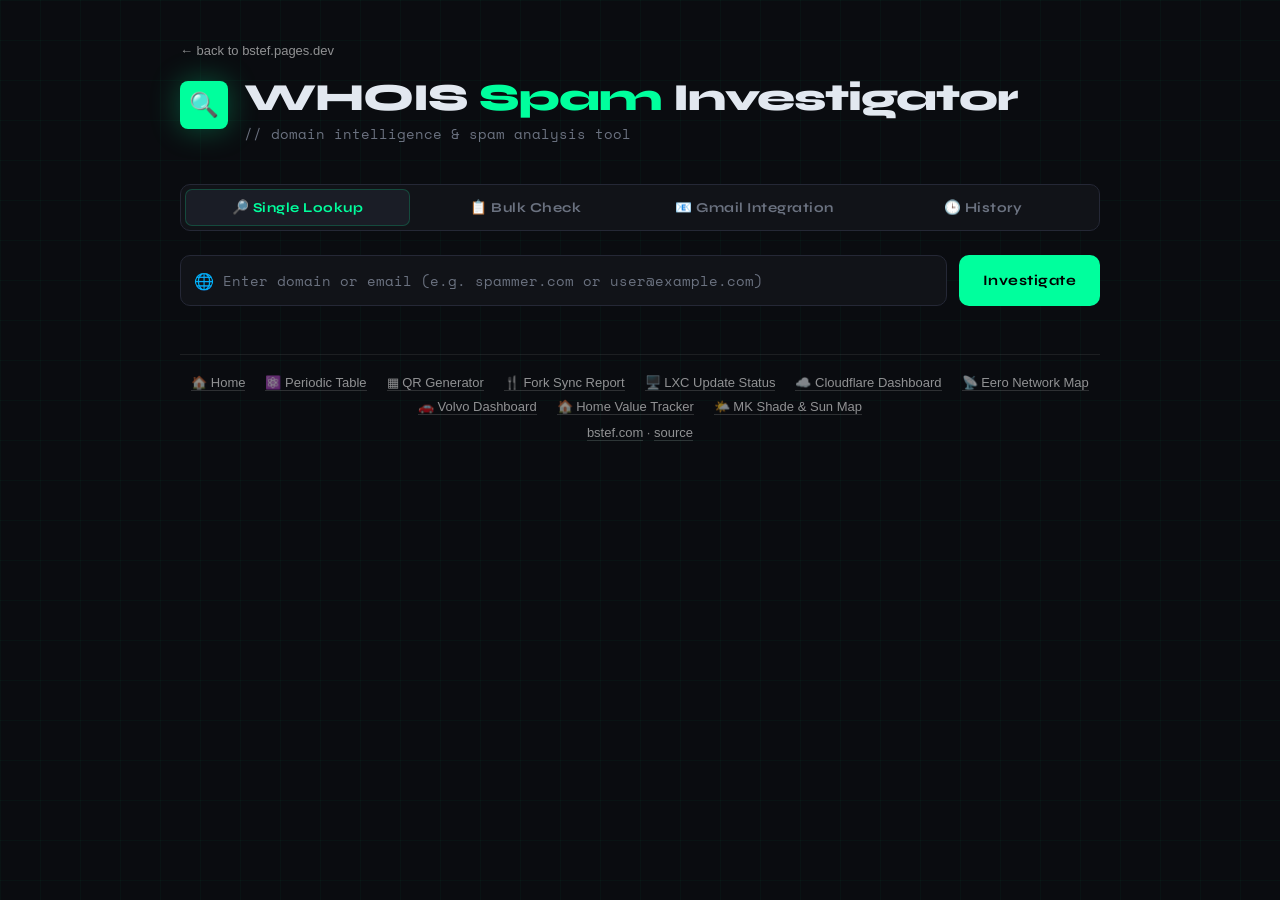
<file: whois.html>
<!DOCTYPE html>
<html lang="en">
<head>
<meta charset="UTF-8">
<meta name="viewport" content="width=device-width, initial-scale=1.0">
<link rel="icon" href="data:image/svg+xml,<svg xmlns=%22http://www.w3.org/2000/svg%22 viewBox=%220 0 100 100%22><text y=%22.9em%22 font-size=%2290%22>🔍</text></svg>">
<link rel="stylesheet" href="/site-nav.css">
<title>WHOIS Spam Investigator</title>
<link rel="preconnect" href="https://fonts.googleapis.com">
<link href="https://fonts.googleapis.com/css2?family=Space+Mono:wght@400;700&family=Syne:wght@400;700;800&display=swap" rel="stylesheet">
<style>
  :root {
    --bg: #0a0c10;
    --surface: #111318;
    --surface2: #1a1d26;
    --border: #252836;
    --accent: #00ff9d;
    --accent2: #ff3f6c;
    --accent3: #7b5ea7;
    --text: #e2e8f0;
    --muted: #6b7280;
    --warn: #f59e0b;
  }

  * { box-sizing: border-box; margin: 0; padding: 0; }

  body {
    background: var(--bg);
    color: var(--text);
    font-family: 'Syne', sans-serif;
    min-height: 100vh;
    overflow-x: hidden;
  }

  /* Grid background */
  body::before {
    content: '';
    position: fixed;
    inset: 0;
    background-image:
      linear-gradient(rgba(0,255,157,0.03) 1px, transparent 1px),
      linear-gradient(90deg, rgba(0,255,157,0.03) 1px, transparent 1px);
    background-size: 40px 40px;
    pointer-events: none;
    z-index: 0;
  }

  .container {
    max-width: 960px;
    margin: 0 auto;
    padding: 40px 20px;
    position: relative;
    z-index: 1;
  }

  /* Header */
  header {
    margin-bottom: 40px;
    display: flex;
    align-items: flex-start;
    gap: 16px;
  }

  .logo-icon {
    width: 48px;
    height: 48px;
    background: var(--accent);
    border-radius: 8px;
    display: flex;
    align-items: center;
    justify-content: center;
    font-size: 24px;
    flex-shrink: 0;
    margin-top: 4px;
    box-shadow: 0 0 30px rgba(0,255,157,0.3);
  }

  h1 {
    font-size: 2.4rem;
    font-weight: 800;
    letter-spacing: -1px;
    line-height: 1.1;
  }

  h1 span { color: var(--accent); }

  .subtitle {
    color: var(--muted);
    font-size: 0.9rem;
    font-family: 'Space Mono', monospace;
    margin-top: 4px;
  }

  /* Tabs */
  .tabs {
    display: flex;
    gap: 4px;
    margin-bottom: 24px;
    background: var(--surface);
    padding: 4px;
    border-radius: 10px;
    border: 1px solid var(--border);
  }

  .tab {
    flex: 1;
    padding: 10px 16px;
    border: none;
    background: transparent;
    color: var(--muted);
    font-family: 'Syne', sans-serif;
    font-weight: 700;
    font-size: 0.85rem;
    border-radius: 7px;
    cursor: pointer;
    transition: all 0.2s;
    letter-spacing: 0.5px;
  }

  .tab.active {
    background: var(--surface2);
    color: var(--accent);
    box-shadow: inset 0 0 0 1px rgba(0,255,157,0.2);
  }

  .tab:hover:not(.active) { color: var(--text); }

  /* Panel */
  .panel { display: none; }
  .panel.active { display: block; animation: fadeIn 0.3s ease; }

  @keyframes fadeIn { from { opacity: 0; transform: translateY(8px); } to { opacity: 1; transform: translateY(0); } }

  /* Search box */
  .search-box {
    display: flex;
    gap: 12px;
    margin-bottom: 24px;
  }

  .input-wrap {
    flex: 1;
    position: relative;
  }

  .input-icon {
    position: absolute;
    left: 14px;
    top: 50%;
    transform: translateY(-50%);
    color: var(--muted);
    font-size: 16px;
    pointer-events: none;
  }

  input[type="text"] {
    width: 100%;
    background: var(--surface);
    border: 1px solid var(--border);
    color: var(--text);
    font-family: 'Space Mono', monospace;
    font-size: 0.9rem;
    padding: 14px 14px 14px 42px;
    border-radius: 10px;
    outline: none;
    transition: border-color 0.2s, box-shadow 0.2s;
  }

  input[type="text"]:focus {
    border-color: var(--accent);
    box-shadow: 0 0 0 3px rgba(0,255,157,0.1);
  }

  input::placeholder { color: var(--muted); }

  .btn {
    padding: 14px 24px;
    background: var(--accent);
    color: #000;
    border: none;
    border-radius: 10px;
    font-family: 'Syne', sans-serif;
    font-weight: 700;
    font-size: 0.9rem;
    cursor: pointer;
    transition: all 0.2s;
    letter-spacing: 0.5px;
    white-space: nowrap;
  }

  .btn:hover { transform: translateY(-1px); box-shadow: 0 4px 20px rgba(0,255,157,0.35); }
  .btn:active { transform: translateY(0); }
  .btn:disabled { opacity: 0.5; cursor: not-allowed; transform: none; box-shadow: none; }

  .btn-secondary {
    background: var(--surface2);
    color: var(--text);
    border: 1px solid var(--border);
    box-shadow: none;
  }
  .btn-secondary:hover { background: var(--border); box-shadow: none; }

  .btn-danger {
    background: var(--accent2);
    color: #fff;
  }

  /* Cards */
  .card {
    background: var(--surface);
    border: 1px solid var(--border);
    border-radius: 12px;
    overflow: hidden;
    margin-bottom: 16px;
  }

  .card-header {
    display: flex;
    align-items: center;
    gap: 12px;
    padding: 16px 20px;
    border-bottom: 1px solid var(--border);
    font-weight: 700;
    font-size: 0.9rem;
  }

  .card-body { padding: 20px; }

  /* Result display */
  .result-grid {
    display: grid;
    grid-template-columns: 1fr 1fr;
    gap: 12px;
  }

  @media (max-width: 600px) { .result-grid { grid-template-columns: 1fr; } }

  .result-item {
    background: var(--surface2);
    border-radius: 8px;
    padding: 12px 16px;
  }

  .result-label {
    font-size: 0.7rem;
    color: var(--muted);
    text-transform: uppercase;
    letter-spacing: 1px;
    font-family: 'Space Mono', monospace;
    margin-bottom: 4px;
  }

  .result-value {
    font-family: 'Space Mono', monospace;
    font-size: 0.85rem;
    word-break: break-all;
  }

  .result-item.full { grid-column: 1 / -1; }

  /* Risk badge */
  .risk-badge {
    display: inline-flex;
    align-items: center;
    gap: 6px;
    padding: 4px 12px;
    border-radius: 20px;
    font-size: 0.75rem;
    font-weight: 700;
    font-family: 'Space Mono', monospace;
    letter-spacing: 0.5px;
  }

  .risk-high { background: rgba(255,63,108,0.15); color: var(--accent2); border: 1px solid rgba(255,63,108,0.3); }
  .risk-medium { background: rgba(245,158,11,0.15); color: var(--warn); border: 1px solid rgba(245,158,11,0.3); }
  .risk-low { background: rgba(0,255,157,0.1); color: var(--accent); border: 1px solid rgba(0,255,157,0.25); }
  .risk-unknown { background: rgba(107,114,128,0.15); color: var(--muted); border: 1px solid rgba(107,114,128,0.3); }

  /* Dot indicators */
  .dot {
    width: 8px;
    height: 8px;
    border-radius: 50%;
    display: inline-block;
  }
  .dot-red { background: var(--accent2); box-shadow: 0 0 6px var(--accent2); }
  .dot-yellow { background: var(--warn); box-shadow: 0 0 6px var(--warn); }
  .dot-green { background: var(--accent); box-shadow: 0 0 6px var(--accent); }
  .dot-gray { background: var(--muted); }

  /* Loading spinner */
  .spinner {
    width: 20px;
    height: 20px;
    border: 2px solid var(--border);
    border-top-color: var(--accent);
    border-radius: 50%;
    animation: spin 0.6s linear infinite;
    display: inline-block;
  }
  @keyframes spin { to { transform: rotate(360deg); } }

  /* Status message */
  .status {
    padding: 14px 18px;
    border-radius: 10px;
    font-family: 'Space Mono', monospace;
    font-size: 0.83rem;
    margin-bottom: 16px;
    display: flex;
    align-items: center;
    gap: 10px;
  }
  .status-info { background: rgba(123,94,167,0.15); border: 1px solid rgba(123,94,167,0.3); color: #c4b5fd; }
  .status-success { background: rgba(0,255,157,0.08); border: 1px solid rgba(0,255,157,0.2); color: var(--accent); }
  .status-error { background: rgba(255,63,108,0.1); border: 1px solid rgba(255,63,108,0.25); color: var(--accent2); }
  .status-warn { background: rgba(245,158,11,0.1); border: 1px solid rgba(245,158,11,0.25); color: var(--warn); }

  /* History list */
  .history-list { display: flex; flex-direction: column; gap: 8px; }

  .history-item {
    background: var(--surface2);
    border: 1px solid var(--border);
    border-radius: 8px;
    padding: 12px 16px;
    display: flex;
    align-items: center;
    justify-content: space-between;
    gap: 12px;
    cursor: pointer;
    transition: border-color 0.2s;
  }

  .history-item:hover { border-color: var(--accent); }

  .history-domain {
    font-family: 'Space Mono', monospace;
    font-size: 0.85rem;
    font-weight: 700;
  }

  .history-meta {
    font-size: 0.75rem;
    color: var(--muted);
    font-family: 'Space Mono', monospace;
  }

  .history-actions { display: flex; gap: 8px; align-items: center; }

  /* Bulk paste area */
  textarea {
    width: 100%;
    background: var(--surface2);
    border: 1px solid var(--border);
    color: var(--text);
    font-family: 'Space Mono', monospace;
    font-size: 0.83rem;
    padding: 14px;
    border-radius: 10px;
    outline: none;
    resize: vertical;
    min-height: 120px;
    transition: border-color 0.2s;
    line-height: 1.6;
  }

  textarea:focus { border-color: var(--accent); box-shadow: 0 0 0 3px rgba(0,255,157,0.08); }
  textarea::placeholder { color: var(--muted); }

  /* Bulk results table */
  .bulk-table {
    width: 100%;
    border-collapse: collapse;
    font-family: 'Space Mono', monospace;
    font-size: 0.8rem;
  }

  .bulk-table th {
    text-align: left;
    padding: 10px 12px;
    border-bottom: 1px solid var(--border);
    color: var(--muted);
    text-transform: uppercase;
    letter-spacing: 0.8px;
    font-size: 0.7rem;
  }

  .bulk-table td {
    padding: 10px 12px;
    border-bottom: 1px solid rgba(37,40,54,0.5);
  }

  .bulk-table tr:hover td { background: rgba(255,255,255,0.02); }

  .bulk-table tr.row-high td { border-left: 2px solid var(--accent2); }
  .bulk-table tr.row-medium td { border-left: 2px solid var(--warn); }
  .bulk-table tr.row-low td { border-left: 2px solid var(--accent); }

  /* Gmail info box */
  .info-box {
    background: linear-gradient(135deg, rgba(123,94,167,0.08), rgba(0,255,157,0.05));
    border: 1px solid rgba(123,94,167,0.25);
    border-radius: 12px;
    padding: 20px;
    margin-bottom: 20px;
  }

  .info-box h3 {
    font-size: 1rem;
    margin-bottom: 8px;
    color: #c4b5fd;
  }

  .info-box p {
    font-size: 0.85rem;
    color: var(--muted);
    line-height: 1.7;
    margin-bottom: 12px;
  }

  .step-list {
    list-style: none;
    display: flex;
    flex-direction: column;
    gap: 8px;
  }

  .step-list li {
    display: flex;
    gap: 12px;
    font-size: 0.83rem;
    color: var(--text);
    line-height: 1.5;
  }

  .step-num {
    width: 22px;
    height: 22px;
    border-radius: 50%;
    background: rgba(0,255,157,0.15);
    color: var(--accent);
    font-size: 0.7rem;
    font-family: 'Space Mono', monospace;
    font-weight: 700;
    display: flex;
    align-items: center;
    justify-content: center;
    flex-shrink: 0;
    border: 1px solid rgba(0,255,157,0.3);
    margin-top: 2px;
  }

  /* Empty state */
  .empty-state {
    text-align: center;
    padding: 48px 20px;
    color: var(--muted);
  }

  .empty-icon { font-size: 48px; margin-bottom: 12px; opacity: 0.4; }
  .empty-title { font-size: 1.1rem; font-weight: 700; margin-bottom: 6px; color: var(--text); opacity: 0.5; }

  /* Progress bar */
  .progress-bar {
    height: 4px;
    background: var(--surface2);
    border-radius: 2px;
    margin-bottom: 16px;
    overflow: hidden;
  }

  .progress-fill {
    height: 100%;
    background: linear-gradient(90deg, var(--accent), #00c9ff);
    border-radius: 2px;
    transition: width 0.3s;
    box-shadow: 0 0 8px rgba(0,255,157,0.5);
  }

  .tag {
    display: inline-block;
    padding: 2px 8px;
    border-radius: 4px;
    font-size: 0.7rem;
    font-family: 'Space Mono', monospace;
    font-weight: 700;
  }

  .tag-new { background: rgba(0,255,157,0.1); color: var(--accent); }
  .tag-old { background: rgba(107,114,128,0.1); color: var(--muted); }

  .section-title {
    font-size: 0.75rem;
    text-transform: uppercase;
    letter-spacing: 1.5px;
    color: var(--muted);
    font-family: 'Space Mono', monospace;
    margin-bottom: 12px;
  }

  .divider {
    height: 1px;
    background: var(--border);
    margin: 20px 0;
  }

  /* MX / DNS check result */
  .dns-grid {
    display: grid;
    grid-template-columns: repeat(auto-fit, minmax(200px, 1fr));
    gap: 10px;
    margin-top: 16px;
  }

  .dns-item {
    background: var(--surface2);
    border-radius: 8px;
    padding: 12px;
    display: flex;
    align-items: center;
    gap: 10px;
  }

  .dns-item .check-icon {
    font-size: 18px;
    flex-shrink: 0;
  }

  .dns-label { font-size: 0.75rem; color: var(--muted); }
  .dns-value { font-size: 0.85rem; font-family: 'Space Mono', monospace; margin-top: 2px; }

  code {
    background: var(--surface2);
    padding: 2px 6px;
    border-radius: 4px;
    font-family: 'Space Mono', monospace;
    font-size: 0.82em;
  }
</style>
</head>
<body>
<div class="container">

  <div id="site-back"></div>

  <header>
    <div class="logo-icon">🔍</div>
    <div>
      <h1>WHOIS <span>Spam</span> Investigator</h1>
      <div class="subtitle">// domain intelligence & spam analysis tool</div>
    </div>
  </header>

  <!-- Tabs -->
  <div class="tabs">
    <button class="tab active" onclick="switchTab('single')">🔎 Single Lookup</button>
    <button class="tab" onclick="switchTab('bulk')">📋 Bulk Check</button>
    <button class="tab" onclick="switchTab('gmail')">📧 Gmail Integration</button>
    <button class="tab" onclick="switchTab('history')">🕒 History</button>
  </div>

  <!-- SINGLE LOOKUP TAB -->
  <div class="panel active" id="tab-single">
    <div class="search-box">
      <div class="input-wrap">
        <span class="input-icon">🌐</span>
        <input type="text" id="single-input" placeholder="Enter domain or email (e.g. spammer.com or user@example.com)" onkeydown="if(event.key==='Enter') doSingleLookup()">
      </div>
      <button class="btn" id="single-btn" onclick="doSingleLookup()">Investigate</button>
    </div>

    <div id="single-status"></div>
    <div id="single-result"></div>
  </div>

  <!-- BULK CHECK TAB -->
  <div class="panel" id="tab-bulk">
    <div class="card">
      <div class="card-header">📋 Paste Emails or Domains</div>
      <div class="card-body">
        <textarea id="bulk-input" placeholder="Paste one email or domain per line:&#10;spammer@evil.com&#10;phishing-site.net&#10;fake-bank.org&#10;user@suspicious.ru"></textarea>
        <div style="display:flex;gap:10px;margin-top:12px;">
          <button class="btn" onclick="doBulkCheck()">🔍 Check All</button>
          <button class="btn btn-secondary" onclick="document.getElementById('bulk-input').value=''">Clear</button>
          <button class="btn btn-secondary" onclick="exportBulkCSV()">⬇ Export CSV</button>
        </div>
      </div>
    </div>

    <div id="bulk-status"></div>
    <div id="bulk-progress" style="display:none">
      <div class="progress-bar"><div class="progress-fill" id="bulk-prog-fill" style="width:0%"></div></div>
      <div id="bulk-prog-text" style="font-size:0.78rem;color:var(--muted);font-family:'Space Mono',monospace;margin-bottom:12px;"></div>
    </div>
    <div id="bulk-result"></div>
  </div>

  <!-- GMAIL TAB -->
  <div class="panel" id="tab-gmail">
    <div class="info-box">
      <h3>📧 Gmail Spam Folder Integration</h3>
      <p>Connecting directly to Gmail requires OAuth 2.0 authentication — this can't be done entirely in a browser app without a backend server due to Google's security policies. Here's how to get it working:</p>
      <ol class="step-list">
        <li><span class="step-num">1</span><span>Go to <strong>Google Cloud Console</strong> → Create a project → Enable <strong>Gmail API</strong></span></li>
        <li><span class="step-num">2</span><span>Create OAuth 2.0 credentials (Web Application type) and set <code>http://localhost</code> as authorized origin</span></li>
        <li><span class="step-num">3</span><span>Copy your <strong>Client ID</strong> below and click Connect — this app will read your spam folder senders</span></li>
        <li><span class="step-num">4</span><span>All lookups happen locally in your browser. Nothing is sent to any external server except public WHOIS APIs.</span></li>
      </ol>
    </div>

    <div class="card" style="margin-bottom:16px;">
      <div class="card-header">🔑 Google OAuth Configuration</div>
      <div class="card-body">
        <div style="display:flex;gap:12px;margin-bottom:12px;">
          <div class="input-wrap" style="flex:1">
            <span class="input-icon">🔑</span>
            <input type="text" id="gmail-client-id" placeholder="Paste your Google OAuth Client ID here..." style="padding-left:42px;">
          </div>
          <button class="btn" id="gmail-connect-btn" onclick="connectGmail()">Connect Gmail</button>
        </div>
        <div id="gmail-auth-status"></div>
      </div>
    </div>

    <div id="gmail-panel" style="display:none">
      <div style="display:flex;gap:12px;margin-bottom:16px;align-items:center;flex-wrap:wrap;">
        <select id="gmail-limit" style="background:var(--surface2);border:1px solid var(--border);color:var(--text);padding:10px 14px;border-radius:8px;font-family:'Space Mono',monospace;font-size:0.83rem;outline:none;">
          <option value="20">Last 20 spam emails</option>
          <option value="50">Last 50 spam emails</option>
          <option value="100">Last 100 spam emails</option>
        </select>
        <button class="btn" onclick="fetchSpamSenders()">📨 Fetch Spam Senders</button>
        <button class="btn btn-secondary" onclick="disconnectGmail()">Disconnect</button>
      </div>
      <div id="gmail-status"></div>
      <div id="gmail-result"></div>
    </div>
  </div>

  <!-- HISTORY TAB -->
  <div class="panel" id="tab-history">
    <div style="display:flex;justify-content:space-between;align-items:center;margin-bottom:16px;">
      <div class="section-title">Lookup History</div>
      <button class="btn btn-secondary" style="padding:8px 14px;font-size:0.8rem;" onclick="clearHistory()">🗑 Clear All</button>
    </div>
    <div id="history-list"></div>
  </div>

  <div id="site-footer"></div>

</div>

<script src="/site-nav.js" defer></script>
<script>
// ─── State ───────────────────────────────────────────────────────
let history = JSON.parse(localStorage.getItem('whois_history') || '[]');
let bulkResults = [];
let gmailToken = null;
let gmailClientId = null;

// ─── Tabs ────────────────────────────────────────────────────────
function switchTab(name) {
  document.querySelectorAll('.tab').forEach(t => t.classList.remove('active'));
  document.querySelectorAll('.panel').forEach(p => p.classList.remove('active'));
  event.target.classList.add('active');
  document.getElementById('tab-' + name).classList.add('active');
  if (name === 'history') renderHistory();
}

// ─── Domain extraction ───────────────────────────────────────────
function extractDomain(input) {
  input = input.trim().toLowerCase();
  if (!input) return null;
  // Email?
  if (input.includes('@')) {
    const parts = input.split('@');
    return parts[parts.length - 1].replace(/[^a-z0-9.-]/g, '');
  }
  // URL?
  try {
    if (input.startsWith('http')) return new URL(input).hostname;
  } catch(e) {}
  // Plain domain
  return input.replace(/[^a-z0-9.-]/g, '');
}

function isValidDomain(domain) {
  return /^[a-z0-9][a-z0-9-]{0,61}[a-z0-9]?\.[a-z]{2,}$/i.test(domain);
}

// ─── WHOIS Lookup (via public API) ───────────────────────────────
async function fetchWhois(domain) {
  // Use rdap (free, no key needed) then fall back to whois.arin.net style
  try {
    const rdapRes = await fetch(`https://rdap.org/domain/${domain}`, { signal: AbortSignal.timeout(8000) });
    if (rdapRes.ok) {
      const data = await rdapRes.json();
      return parseRdap(data, domain);
    }
  } catch(e) {}

  // Fallback: whoisjson.com (free tier)
  try {
    const res = await fetch(`https://whoisjsonapi.com/v1/${domain}`, {
      signal: AbortSignal.timeout(8000),
      headers: { 'Accept': 'application/json' }
    });
    if (res.ok) {
      const data = await res.json();
      return parseWhoisJson(data, domain);
    }
  } catch(e) {}

  return { domain, error: 'WHOIS lookup failed (rate limit or unavailable)' };
}

function parseRdap(data, domain) {
  const result = { domain, raw: data };

  // Dates
  for (const ev of (data.events || [])) {
    if (ev.eventAction === 'registration') result.created = ev.eventDate;
    if (ev.eventAction === 'expiration') result.expires = ev.eventDate;
    if (ev.eventAction === 'last changed') result.updated = ev.eventDate;
  }

  // Registrar
  for (const e of (data.entities || [])) {
    if ((e.roles || []).includes('registrar') && e.vcardArray) {
      for (const v of e.vcardArray[1] || []) {
        if (v[0] === 'fn') result.registrar = v[3];
      }
    }
    if ((e.roles || []).includes('registrant') && e.vcardArray) {
      for (const v of e.vcardArray[1] || []) {
        if (v[0] === 'fn') result.registrant = v[3];
        if (v[0] === 'adr') result.registrantCountry = v[1]?.cc || (v[3] || []).slice(-1)[0];
      }
    }
  }

  // Nameservers
  result.nameservers = (data.nameservers || []).map(n => n.ldhName || n.unicodeName).filter(Boolean);

  // Status
  result.status = (data.status || []).join(', ');

  // TLD
  result.tld = domain.split('.').slice(-1)[0];

  // Risk assessment
  result.risk = assessRisk(result);

  return result;
}

function parseWhoisJson(data, domain) {
  const d = data.WhoisRecord || data;
  return {
    domain,
    created: d.createdDate || d.creation_date,
    expires: d.expiresDate || d.expiry_date,
    updated: d.updatedDate || d.updated_date,
    registrar: d.registrarName || d.registrar,
    registrant: d.registrant?.organization || d.registrant?.name,
    registrantCountry: d.registrant?.country,
    nameservers: [].concat(d.nameServers?.hostNames || d.name_servers || []),
    status: [].concat(d.status || []).join(', '),
    tld: domain.split('.').slice(-1)[0],
    risk: null,
    raw: data
  };
}

// ─── Risk Assessment ─────────────────────────────────────────────
const RISKY_TLDS = ['ru','tk','ml','ga','cf','gq','xyz','top','click','link','site','online','pw','cc','ws','biz','info'];
const RISKY_REGISTRARS = ['namecheap','godaddy','namesilo']; // legit but often abused
const SPAM_REGISTRARS = ['enom','publicdomainregistry','pdr ltd'];
const PRIVACY_KEYWORDS = ['privacy', 'whoisguard', 'withheld', 'redacted', 'protection', 'domains by proxy'];

function assessRisk(info) {
  let score = 0;
  const flags = [];

  // New domain (< 1 year)
  if (info.created) {
    const age = (Date.now() - new Date(info.created)) / (1000 * 60 * 60 * 24 * 365);
    if (age < 0.25) { score += 40; flags.push('⚠️ Domain < 3 months old'); }
    else if (age < 1) { score += 25; flags.push('⚠️ Domain < 1 year old'); }
    else if (age < 2) { score += 10; flags.push('Domain < 2 years old'); }
    info.ageYears = Math.round(age * 10) / 10;
  } else {
    score += 15;
    flags.push('? Registration date hidden');
  }

  // Risky TLD
  if (RISKY_TLDS.includes(info.tld)) { score += 30; flags.push(`⚠️ Risky TLD (.${info.tld})`); }

  // Privacy protection on registrant
  const regStr = (info.registrant || '').toLowerCase();
  if (PRIVACY_KEYWORDS.some(k => regStr.includes(k))) { score += 15; flags.push('Privacy protection on registrant'); }

  // Expiring soon
  if (info.expires) {
    const daysLeft = (new Date(info.expires) - Date.now()) / (1000 * 60 * 60 * 24);
    if (daysLeft < 30 && daysLeft > 0) { score += 10; flags.push('⚠️ Expires very soon'); }
  }

  // Status check
  if (info.status && info.status.includes('clientHold')) { score += 35; flags.push('🚨 Domain on clientHold'); }

  const level = score >= 50 ? 'high' : score >= 25 ? 'medium' : 'low';
  return { score, level, flags };
}

// ─── DNS / MX Checks ─────────────────────────────────────────────
async function fetchDnsChecks(domain) {
  const results = {};
  const apis = [
    { key: 'dns', label: 'A Record', url: `https://dns.google/resolve?name=${domain}&type=A` },
    { key: 'mx', label: 'MX Record', url: `https://dns.google/resolve?name=${domain}&type=MX` },
    { key: 'txt', label: 'SPF/DMARC', url: `https://dns.google/resolve?name=${domain}&type=TXT` },
    { key: 'dmarc', label: 'DMARC', url: `https://dns.google/resolve?name=_dmarc.${domain}&type=TXT` }
  ];

  await Promise.all(apis.map(async a => {
    try {
      const r = await fetch(a.url, { signal: AbortSignal.timeout(5000) });
      if (r.ok) {
        const j = await r.json();
        results[a.key] = { ok: !!(j.Answer && j.Answer.length), data: j.Answer };
      }
    } catch(e) { results[a.key] = { ok: false }; }
  }));

  return results;
}

// ─── Render Results ───────────────────────────────────────────────
function renderResult(info, dns) {
  if (info.error) {
    return `<div class="status status-error">❌ ${info.error} — trying DNS checks only...</div>`;
  }

  const risk = info.risk;
  const riskLabel = risk ? `<span class="risk-badge risk-${risk.level}"><span class="dot dot-${risk.level==='high'?'red':risk.level==='medium'?'yellow':'green'}"></span>${risk.level.toUpperCase()} RISK (${risk.score})</span>` : '';

  const fmtDate = d => {
    if (!d) return '—';
    try { return new Date(d).toLocaleDateString('en-US', { year:'numeric', month:'short', day:'numeric' }); }
    catch(e) { return d; }
  };

  const ageTag = info.ageYears !== undefined
    ? (info.ageYears < 1 ? `<span class="tag tag-new">NEW</span>` : `<span class="tag tag-old">${info.ageYears}y old</span>`)
    : '';

  const flagsHtml = risk && risk.flags.length
    ? risk.flags.map(f => `<li style="font-size:0.82rem;padding:4px 0;border-bottom:1px solid rgba(255,255,255,0.04);font-family:'Space Mono',monospace;color:${f.includes('🚨')?'var(--accent2)':f.includes('⚠️')?'var(--warn)':'var(--muted)'}">${f}</li>`).join('')
    : '<li style="color:var(--muted);font-size:0.82rem;font-family:Space Mono,monospace">No major risk flags detected</li>';

  // DNS checks HTML
  let dnsHtml = '';
  if (dns) {
    const checks = [
      { label: 'A Record', key: 'dns', icon: dns.dns?.ok ? '✅' : '❌', value: dns.dns?.ok ? 'Resolves' : 'No record' },
      { label: 'MX Record', key: 'mx', icon: dns.mx?.ok ? '✅' : '⚠️', value: dns.mx?.ok ? `${dns.mx.data?.length || 0} server(s)` : 'No mail server' },
      { label: 'SPF', key: 'txt', icon: dns.txt?.data?.some(r=>r.data?.includes('v=spf1'))?'✅':'❌', value: dns.txt?.data?.some(r=>r.data?.includes('v=spf1'))?'Present':'Missing' },
      { label: 'DMARC', key: 'dmarc', icon: dns.dmarc?.ok ? '✅' : '❌', value: dns.dmarc?.ok ? 'Present' : 'Missing' },
    ];

    dnsHtml = `
      <div class="divider"></div>
      <div class="section-title">DNS / Email Authentication</div>
      <div class="dns-grid">
        ${checks.map(c=>`
          <div class="dns-item">
            <span class="check-icon">${c.icon}</span>
            <div>
              <div class="dns-label">${c.label}</div>
              <div class="dns-value">${c.value}</div>
            </div>
          </div>`).join('')}
      </div>
    `;
  }

  return `
    <div class="card">
      <div class="card-header">
        <span style="font-family:'Space Mono',monospace">${info.domain}</span>
        ${ageTag}
        <span style="margin-left:auto">${riskLabel}</span>
      </div>
      <div class="card-body">
        <div class="result-grid">
          <div class="result-item">
            <div class="result-label">Created</div>
            <div class="result-value">${fmtDate(info.created)}</div>
          </div>
          <div class="result-item">
            <div class="result-label">Expires</div>
            <div class="result-value">${fmtDate(info.expires)}</div>
          </div>
          <div class="result-item">
            <div class="result-label">Registrar</div>
            <div class="result-value">${info.registrar || '—'}</div>
          </div>
          <div class="result-item">
            <div class="result-label">Registrant</div>
            <div class="result-value">${info.registrant || '—'} ${info.registrantCountry ? '('+info.registrantCountry+')' : ''}</div>
          </div>
          <div class="result-item full">
            <div class="result-label">Nameservers</div>
            <div class="result-value">${(info.nameservers||[]).join(', ') || '—'}</div>
          </div>
          <div class="result-item full">
            <div class="result-label">Status</div>
            <div class="result-value">${info.status || '—'}</div>
          </div>
        </div>

        ${dnsHtml}

        <div class="divider"></div>
        <div class="section-title">Risk Flags</div>
        <ul style="list-style:none;padding:0;margin:0">
          ${flagsHtml}
        </ul>
      </div>
    </div>
  `;
}

// ─── Single Lookup ────────────────────────────────────────────────
async function doSingleLookup() {
  const input = document.getElementById('single-input').value;
  const domain = extractDomain(input);
  if (!domain) return;

  const btn = document.getElementById('single-btn');
  const statusEl = document.getElementById('single-status');
  const resultEl = document.getElementById('single-result');

  btn.disabled = true;
  btn.innerHTML = '<span class="spinner"></span>';
  statusEl.innerHTML = `<div class="status status-info"><span class="spinner"></span> Looking up <strong>${domain}</strong>...</div>`;
  resultEl.innerHTML = '';

  try {
    const [whois, dns] = await Promise.all([fetchWhois(domain), fetchDnsChecks(domain)]);
    statusEl.innerHTML = '';
    resultEl.innerHTML = renderResult(whois, dns);
    saveHistory({ domain, risk: whois.risk?.level || 'unknown', time: new Date().toISOString(), input });
  } catch(e) {
    statusEl.innerHTML = `<div class="status status-error">❌ Error: ${e.message}</div>`;
  } finally {
    btn.disabled = false;
    btn.innerHTML = 'Investigate';
  }
}

// ─── Bulk Check ───────────────────────────────────────────────────
async function doBulkCheck() {
  const raw = document.getElementById('bulk-input').value;
  const lines = raw.split('\n').map(l=>l.trim()).filter(Boolean);
  if (!lines.length) return;

  const statusEl = document.getElementById('bulk-status');
  const resultEl = document.getElementById('bulk-result');
  const progEl = document.getElementById('bulk-progress');
  const progFill = document.getElementById('bulk-prog-fill');
  const progText = document.getElementById('bulk-prog-text');

  bulkResults = [];
  resultEl.innerHTML = '';
  progEl.style.display = 'block';

  const domains = [...new Set(lines.map(l => extractDomain(l)).filter(Boolean).filter(isValidDomain))];

  statusEl.innerHTML = `<div class="status status-info">Checking ${domains.length} domain(s)... Please wait.</div>`;

  for (let i = 0; i < domains.length; i++) {
    const domain = domains[i];
    progFill.style.width = ((i+1)/domains.length*100) + '%';
    progText.textContent = `(${i+1}/${domains.length}) Checking ${domain}...`;

    try {
      const whois = await fetchWhois(domain);
      const dns = await fetchDnsChecks(domain);
      bulkResults.push({ domain, whois, dns, input: lines[i] });
    } catch(e) {
      bulkResults.push({ domain, whois: { domain, error: e.message }, dns: null });
    }

    // Rate limit: small delay between requests
    if (i < domains.length - 1) await new Promise(r => setTimeout(r, 500));
  }

  progEl.style.display = 'none';
  statusEl.innerHTML = `<div class="status status-success">✅ Done — ${bulkResults.length} domains checked</div>`;
  resultEl.innerHTML = renderBulkTable(bulkResults);

  // Save to history
  bulkResults.forEach(r => saveHistory({ domain: r.domain, risk: r.whois.risk?.level || 'unknown', time: new Date().toISOString() }));
}

function renderBulkTable(results) {
  const sorted = [...results].sort((a,b) => {
    const order = { high:0, medium:1, low:2, unknown:3 };
    return (order[a.whois.risk?.level||'unknown']||3) - (order[b.whois.risk?.level||'unknown']||3);
  });

  const rows = sorted.map(r => {
    const risk = r.whois.risk;
    const level = risk?.level || (r.whois.error ? 'unknown' : 'low');
    const dotClass = { high:'dot-red', medium:'dot-yellow', low:'dot-green', unknown:'dot-gray' }[level];
    const fmtDate = d => { try { return d ? new Date(d).toLocaleDateString() : '—'; } catch(e) { return '—'; } };
    const hasMX = r.dns?.mx?.ok ? '✅' : '❌';
    const hasSPF = r.dns?.txt?.data?.some(x=>x.data?.includes('v=spf1')) ? '✅' : '❌';
    const hasDMARC = r.dns?.dmarc?.ok ? '✅' : '❌';
    return `
      <tr class="row-${level}" onclick="showBulkDetail('${r.domain}')">
        <td><span class="dot ${dotClass}" style="margin-right:8px"></span>${r.domain}</td>
        <td>${level.toUpperCase()}</td>
        <td>${r.whois.registrar || '—'}</td>
        <td>${fmtDate(r.whois.created)}</td>
        <td>${hasMX} ${hasSPF} ${hasDMARC}</td>
        <td>${risk?.flags?.length || 0}</td>
      </tr>`;
  }).join('');

  return `
    <div class="card">
      <div class="card-header">📊 Results (${results.length} domains)</div>
      <div style="overflow-x:auto">
        <table class="bulk-table">
          <thead>
            <tr>
              <th>Domain</th>
              <th>Risk</th>
              <th>Registrar</th>
              <th>Created</th>
              <th>MX/SPF/DMARC</th>
              <th>Flags</th>
            </tr>
          </thead>
          <tbody>${rows}</tbody>
        </table>
      </div>
    </div>
    <p style="font-size:0.75rem;color:var(--muted);font-family:'Space Mono',monospace;margin-top:8px">Click a row to view full details.</p>
    <div id="bulk-detail"></div>
  `;
}

function showBulkDetail(domain) {
  const r = bulkResults.find(r => r.domain === domain);
  if (!r) return;
  document.getElementById('bulk-detail').innerHTML = renderResult(r.whois, r.dns);
  document.getElementById('bulk-detail').scrollIntoView({ behavior: 'smooth' });
}

function exportBulkCSV() {
  if (!bulkResults.length) return;
  const header = 'Domain,Risk Level,Risk Score,Registrar,Created,Expires,MX,SPF,DMARC,Flags';
  const rows = bulkResults.map(r => {
    const w = r.whois;
    const risk = w.risk;
    const hasMX = r.dns?.mx?.ok ? 'Yes' : 'No';
    const hasSPF = r.dns?.txt?.data?.some(x=>x.data?.includes('v=spf1')) ? 'Yes' : 'No';
    const hasDMARC = r.dns?.dmarc?.ok ? 'Yes' : 'No';
    const flags = (risk?.flags || []).join(' | ');
    return [w.domain, risk?.level||'unknown', risk?.score||0, w.registrar||'', w.created||'', w.expires||'', hasMX, hasSPF, hasDMARC, `"${flags}"`].join(',');
  });
  const csv = [header, ...rows].join('\n');
  const blob = new Blob([csv], { type: 'text/csv' });
  const url = URL.createObjectURL(blob);
  const a = document.createElement('a');
  a.href = url; a.download = 'spam-domains.csv'; a.click();
}

// ─── Gmail Integration ────────────────────────────────────────────
function loadGoogleApi() {
  return new Promise((res, rej) => {
    if (window.gapi) return res();
    const s = document.createElement('script');
    s.src = 'https://apis.google.com/js/api.js';
    s.onload = () => { gapi.load('client', res); };
    s.onerror = rej;
    document.head.appendChild(s);
  });
}

async function connectGmail() {
  const clientId = document.getElementById('gmail-client-id').value.trim();
  if (!clientId) {
    document.getElementById('gmail-auth-status').innerHTML = '<div class="status status-error">❌ Please enter your OAuth Client ID first</div>';
    return;
  }

  const btn = document.getElementById('gmail-connect-btn');
  btn.disabled = true;
  btn.textContent = 'Connecting...';
  document.getElementById('gmail-auth-status').innerHTML = '<div class="status status-info"><span class="spinner"></span> Loading Google API...</div>';

  try {
    await loadGoogleApi();
    await gapi.client.init({
      clientId: clientId,
      scope: 'https://www.googleapis.com/auth/gmail.readonly',
      discoveryDocs: ['https://www.googleapis.com/discovery/v1/apis/gmail/v1/rest']
    });

    const authInstance = gapi.auth2.getAuthInstance();
    await authInstance.signIn();
    gmailToken = authInstance.currentUser.get().getAuthResponse().access_token;
    gmailClientId = clientId;

    const profile = authInstance.currentUser.get().getBasicProfile();
    document.getElementById('gmail-auth-status').innerHTML = `<div class="status status-success">✅ Connected as <strong>${profile.getEmail()}</strong></div>`;
    document.getElementById('gmail-panel').style.display = 'block';
  } catch(e) {
    document.getElementById('gmail-auth-status').innerHTML = `<div class="status status-error">❌ Auth failed: ${e.error || e.message || 'Unknown error'}. Make sure your Client ID is correct and this origin is allowed.</div>`;
  } finally {
    btn.disabled = false;
    btn.textContent = 'Connect Gmail';
  }
}

function disconnectGmail() {
  try { gapi.auth2.getAuthInstance().signOut(); } catch(e) {}
  gmailToken = null;
  document.getElementById('gmail-panel').style.display = 'none';
  document.getElementById('gmail-auth-status').innerHTML = '<div class="status status-warn">⚠️ Disconnected from Gmail</div>';
  document.getElementById('gmail-result').innerHTML = '';
}

async function fetchSpamSenders() {
  if (!gmailToken) return;
  const limit = parseInt(document.getElementById('gmail-limit').value);
  const statusEl = document.getElementById('gmail-status');
  const resultEl = document.getElementById('gmail-result');

  statusEl.innerHTML = `<div class="status status-info"><span class="spinner"></span> Fetching spam folder...</div>`;
  resultEl.innerHTML = '';

  try {
    // Get spam messages
    const listRes = await gapi.client.gmail.users.messages.list({
      userId: 'me',
      labelIds: ['SPAM'],
      maxResults: limit
    });

    const messages = listRes.result.messages || [];
    if (!messages.length) {
      statusEl.innerHTML = '<div class="status status-success">✅ No spam messages found!</div>';
      return;
    }

    statusEl.innerHTML = `<div class="status status-info"><span class="spinner"></span> Extracting senders from ${messages.length} spam emails...</div>`;

    // Fetch each message header
    const senders = new Set();
    const batchSize = 10;
    for (let i = 0; i < Math.min(messages.length, limit); i += batchSize) {
      const batch = messages.slice(i, i + batchSize);
      await Promise.all(batch.map(async msg => {
        try {
          const detail = await gapi.client.gmail.users.messages.get({
            userId: 'me',
            id: msg.id,
            format: 'metadata',
            metadataHeaders: ['From', 'Reply-To']
          });
          const headers = detail.result.payload?.headers || [];
          for (const h of headers) {
            if (h.name === 'From' || h.name === 'Reply-To') {
              const match = h.value.match(/@([a-z0-9.-]+\.[a-z]{2,})/i);
              if (match) senders.add(match[1].toLowerCase());
            }
          }
        } catch(e) {}
      }));
    }

    const domainList = [...senders];
    statusEl.innerHTML = `<div class="status status-success">✅ Found ${domainList.length} unique sender domains. Running WHOIS checks...</div>`;

    // Put in bulk input and run bulk check
    document.getElementById('bulk-input').value = domainList.join('\n');
    switchTab('bulk');
    document.querySelector('.tab:nth-child(2)').classList.add('active');
    document.querySelector('.tab.active:not(:nth-child(2))').classList.remove('active');
    await doBulkCheck();
  } catch(e) {
    statusEl.innerHTML = `<div class="status status-error">❌ Error: ${e.message || JSON.stringify(e)}</div>`;
  }
}

// ─── History ──────────────────────────────────────────────────────
function saveHistory(entry) {
  // Avoid duplicates in last 5 min
  history = history.filter(h => !(h.domain === entry.domain && Date.now() - new Date(h.time) < 300000));
  history.unshift(entry);
  if (history.length > 200) history = history.slice(0, 200);
  localStorage.setItem('whois_history', JSON.stringify(history));
}

function renderHistory() {
  const el = document.getElementById('history-list');
  if (!history.length) {
    el.innerHTML = `<div class="empty-state"><div class="empty-icon">🕒</div><div class="empty-title">No lookups yet</div><div>Your lookup history will appear here</div></div>`;
    return;
  }

  el.innerHTML = `<div class="history-list">${history.slice(0,50).map((h,i) => {
    const level = h.risk || 'unknown';
    const dotClass = { high:'dot-red', medium:'dot-yellow', low:'dot-green', unknown:'dot-gray' }[level];
    const time = new Date(h.time).toLocaleString();
    return `
      <div class="history-item" onclick="lookupFromHistory('${h.domain}')">
        <div>
          <div class="history-domain"><span class="dot ${dotClass}" style="margin-right:8px;"></span>${h.domain}</div>
          <div class="history-meta">${time}</div>
        </div>
        <div class="history-actions">
          <span class="risk-badge risk-${level}" style="font-size:0.7rem">${level.toUpperCase()}</span>
          <span style="color:var(--muted);font-size:0.8rem">→</span>
        </div>
      </div>`;
  }).join('')}</div>`;
}

function lookupFromHistory(domain) {
  document.querySelectorAll('.tab')[0].click();
  document.getElementById('single-input').value = domain;
  doSingleLookup();
}

function clearHistory() {
  if (confirm('Clear all history?')) {
    history = [];
    localStorage.removeItem('whois_history');
    renderHistory();
  }
}

// ─── Keyboard shortcut ───────────────────────────────────────────
document.addEventListener('keydown', e => {
  if ((e.ctrlKey || e.metaKey) && e.key === 'k') {
    e.preventDefault();
    document.getElementById('single-input').focus();
    document.querySelectorAll('.tab')[0].click();
  }
});

// ─── Initial state ────────────────────────────────────────────────
// Show example placeholder in single input
document.getElementById('single-input').addEventListener('focus', function() {
  if (this.value === '') this.placeholder = 'Try: noreply@suspicious-deals.xyz';
});
</script>
</body>
</html>
</file>
<file: site-nav.css>
#site-back {
  display: block;
  margin-bottom: 18px;
}

#site-back a {
  color: rgba(255, 255, 255, 0.55);
  text-decoration: none;
  font-size: 13px;
  font-family: -apple-system, BlinkMacSystemFont, "Segoe UI", Helvetica, Arial, sans-serif;
}

#site-back a:hover {
  color: rgba(255, 255, 255, 0.95);
}

#site-footer {
  text-align: center;
  margin-top: 48px;
  padding-top: 20px;
  border-top: 1px solid rgba(255, 255, 255, 0.08);
  font-size: 13px;
  color: rgba(255, 255, 255, 0.5);
  font-family: -apple-system, BlinkMacSystemFont, "Segoe UI", Helvetica, Arial, sans-serif;
}

.site-footer-nav {
  display: flex;
  flex-wrap: wrap;
  justify-content: center;
  gap: 8px 20px;
  margin-bottom: 10px;
}

.site-footer-nav a,
.site-footer-meta a {
  color: rgba(255, 255, 255, 0.55);
  text-decoration: none;
  border-bottom: 1px solid rgba(255, 255, 255, 0.15);
}

.site-footer-nav a:hover,
.site-footer-meta a:hover {
  color: rgba(255, 255, 255, 0.95);
  border-color: rgba(255, 255, 255, 0.5);
}
</file>
